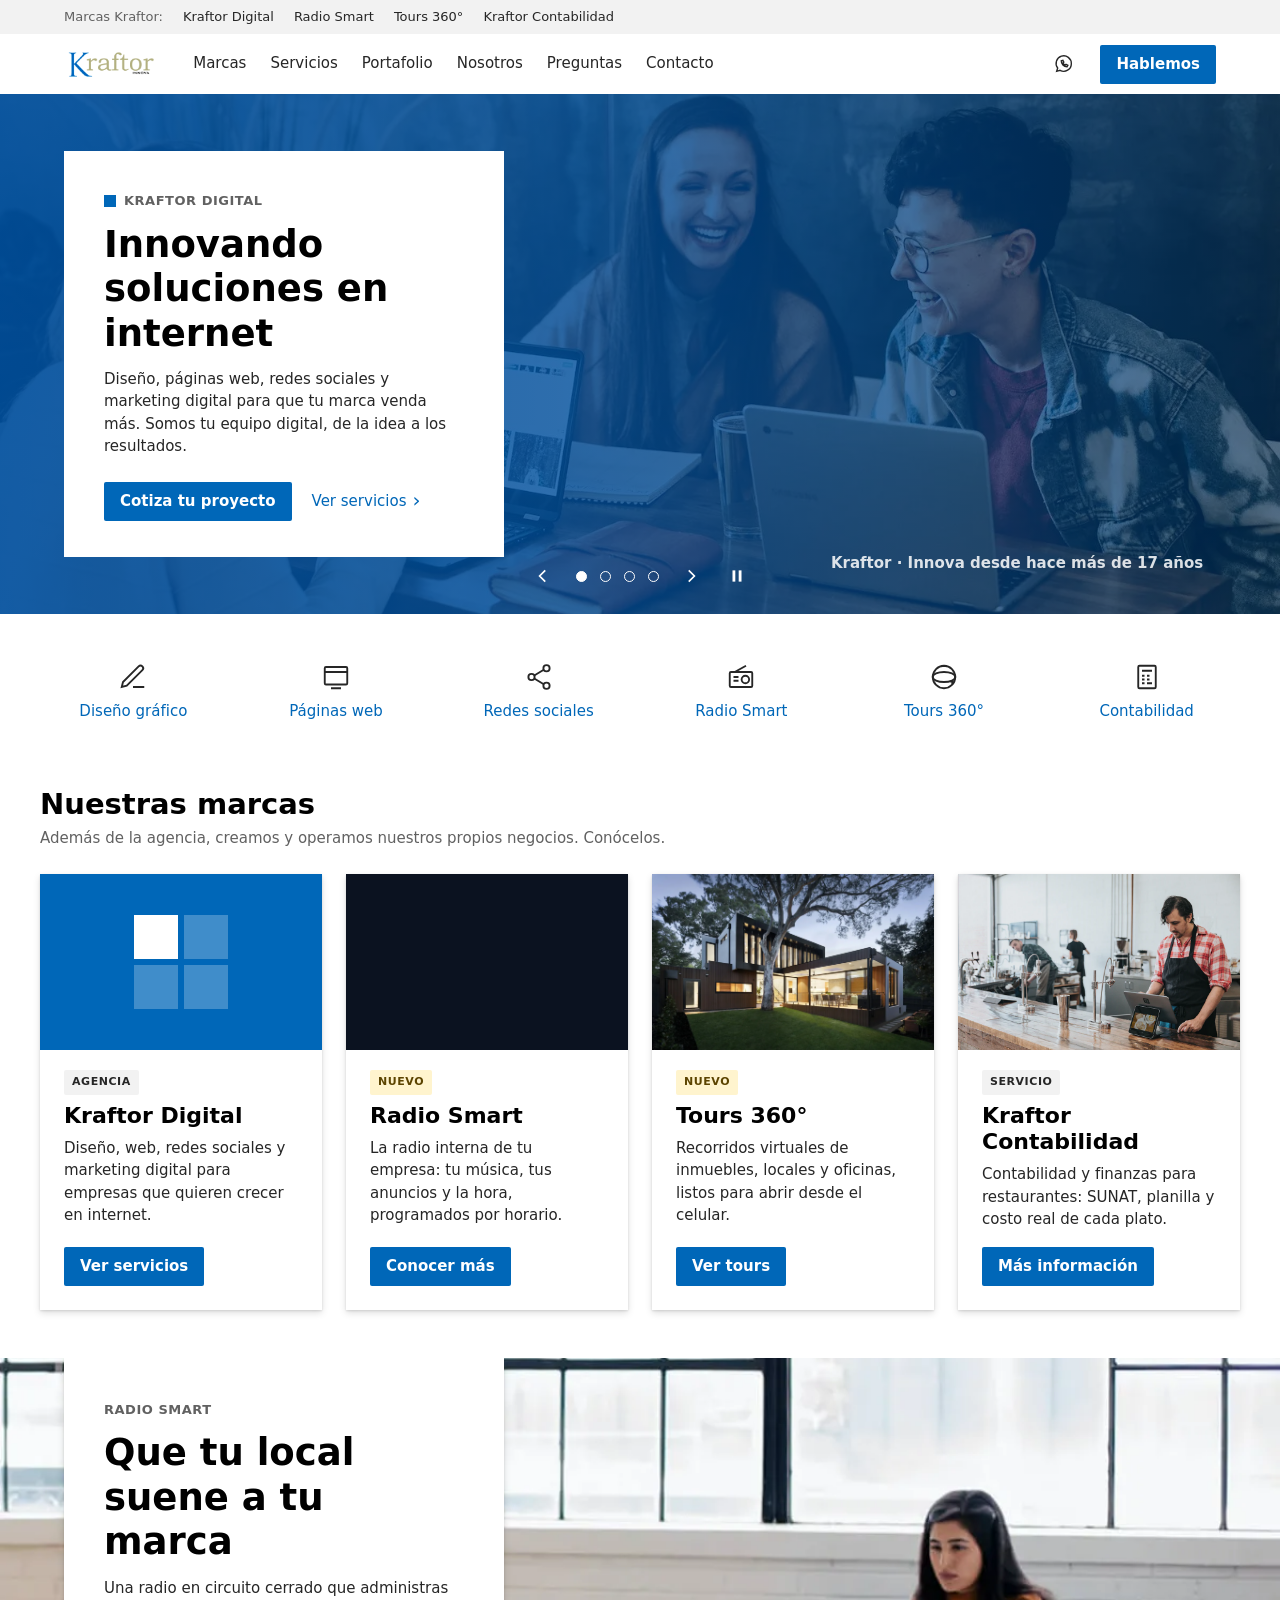
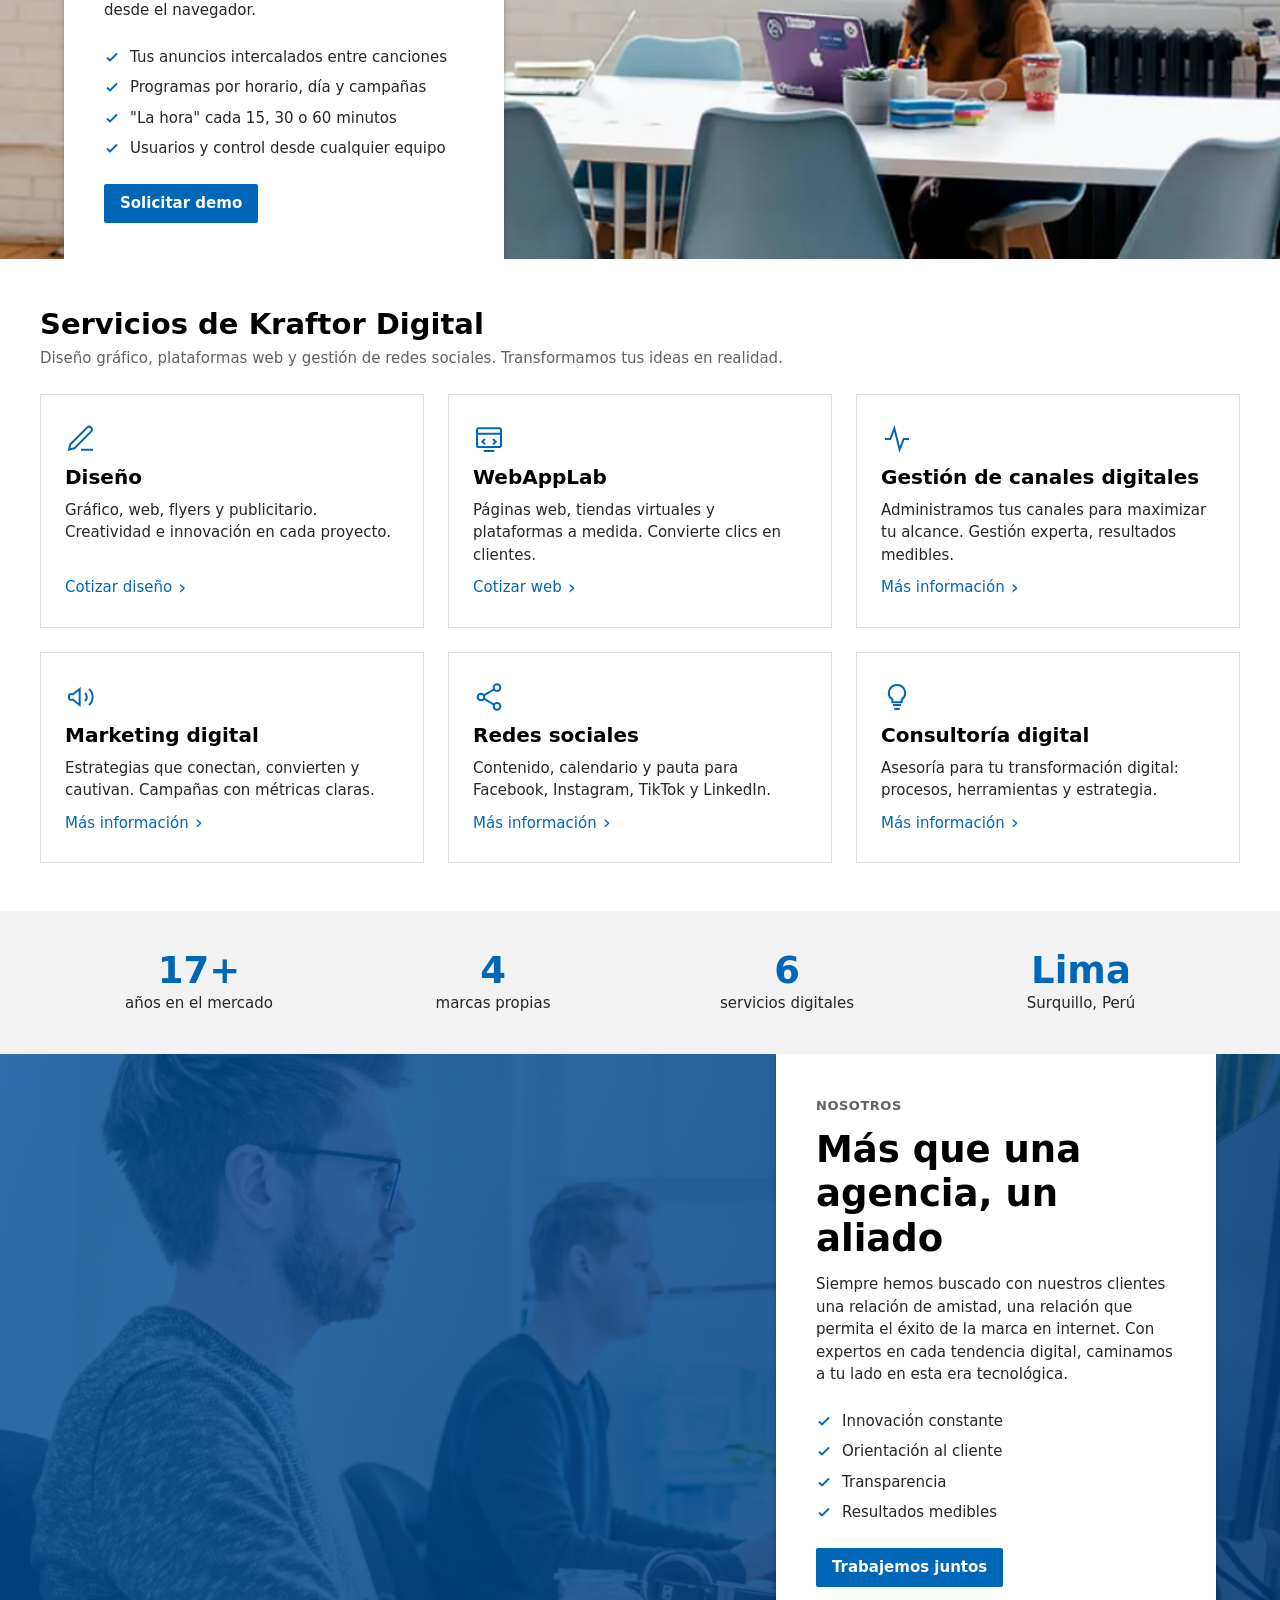
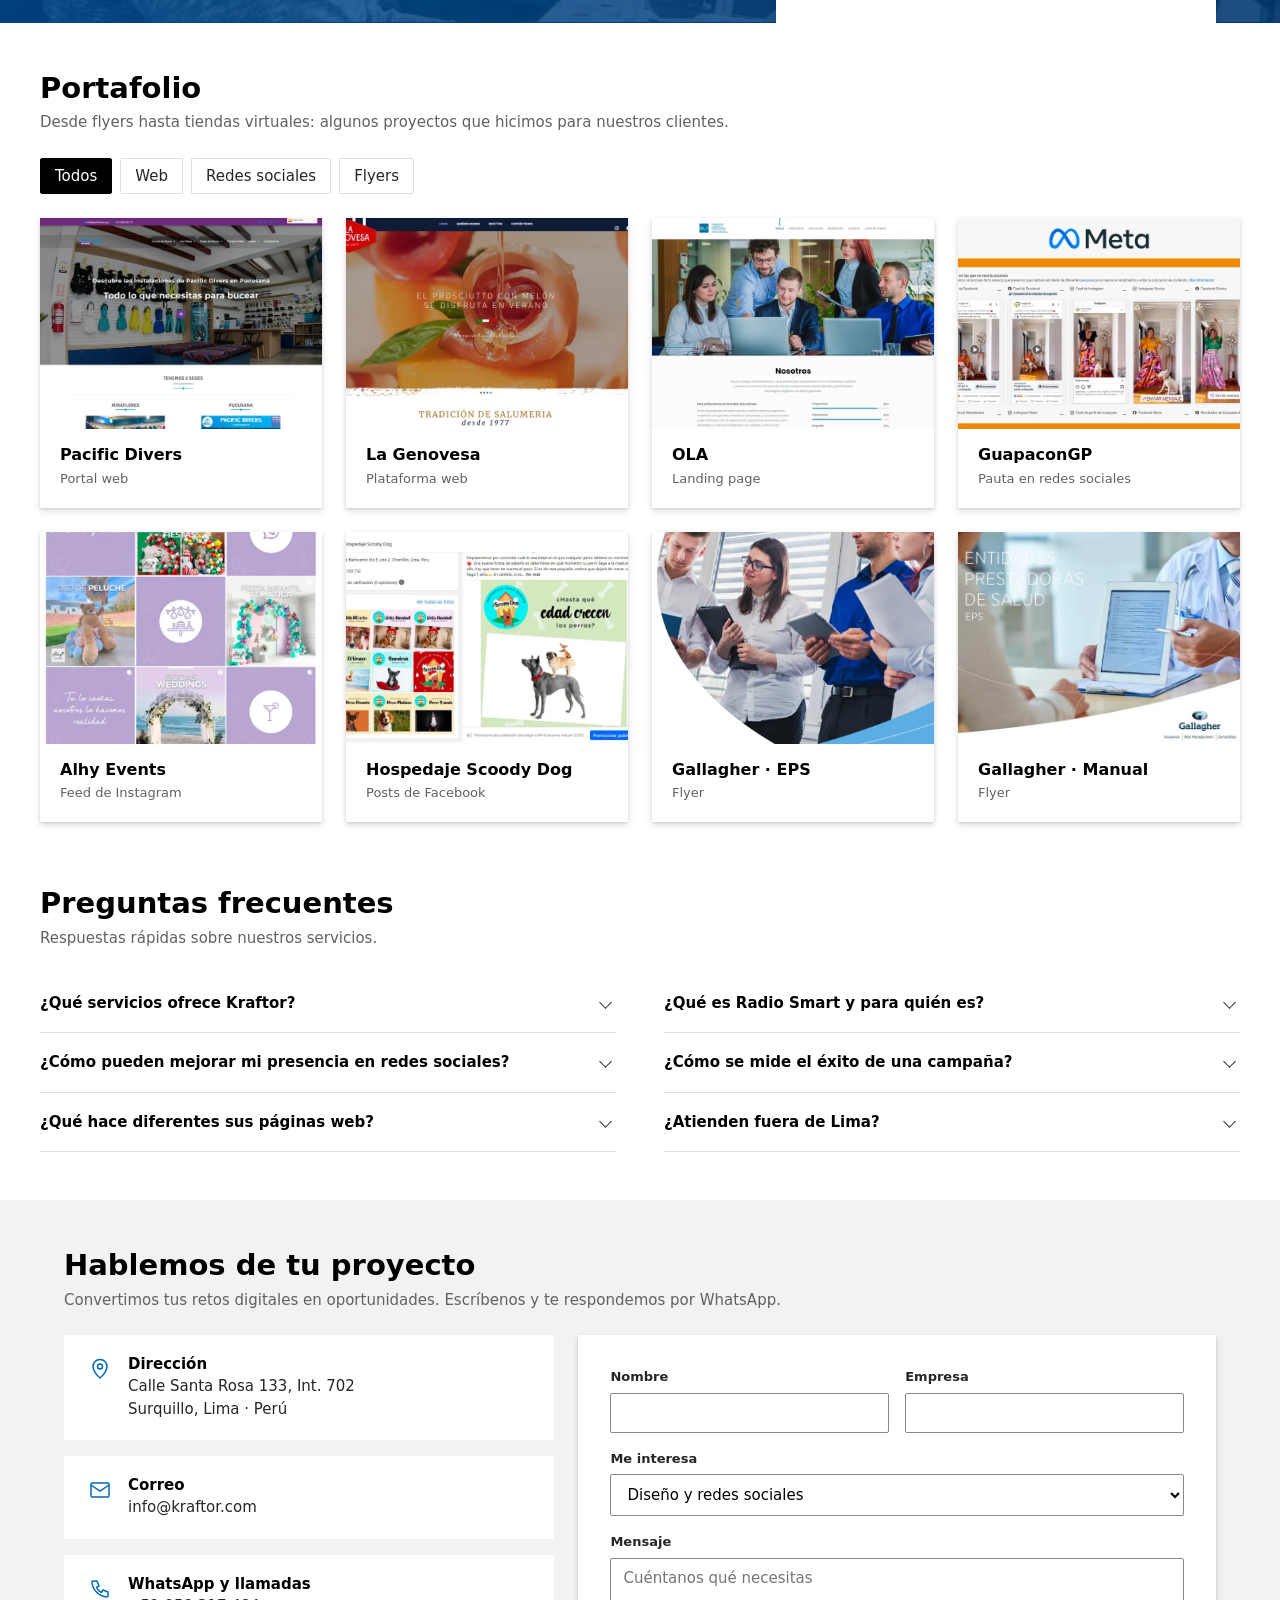
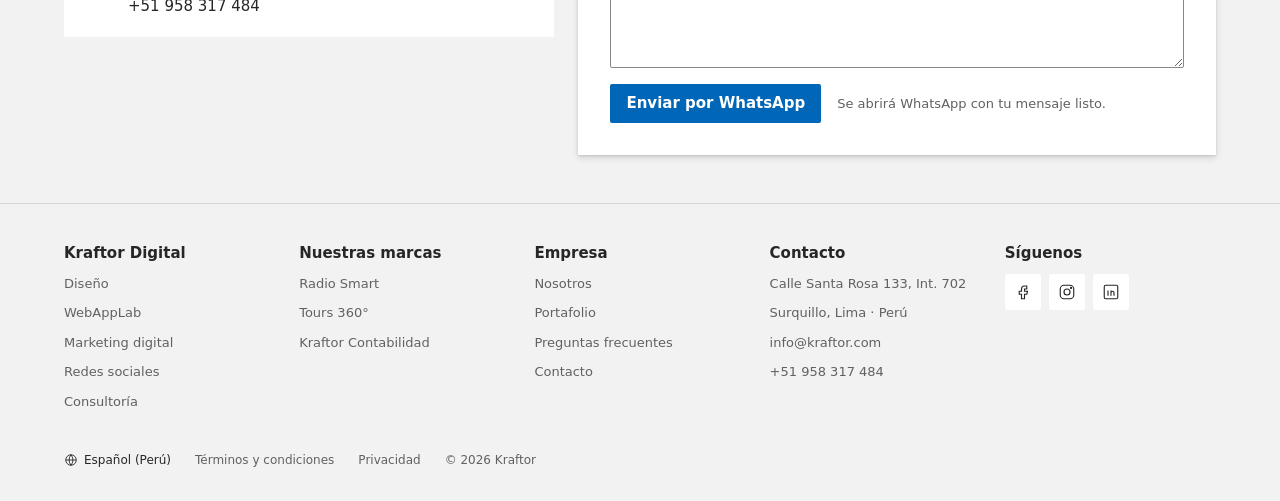
<file: index.html>
<!doctype html>
<html lang="es">
<head>
<meta charset="utf-8" />
<meta name="viewport" content="width=device-width, initial-scale=1" />
<title>Kraftor · Innovando soluciones en internet</title>
<meta name="description" content="Agencia digital en Lima: diseño, páginas web, redes sociales y marketing digital. Conoce también Radio Smart, Tours 360° y Kraftor Contabilidad." />
<meta property="og:title" content="Kraftor · Innovando soluciones en internet" />
<meta property="og:description" content="Diseño, páginas web, redes sociales y marketing digital. Y nuestras marcas: Radio Smart, Tours 360° y Kraftor Contabilidad." />
<meta property="og:type" content="website" />
<meta property="og:url" content="https://kraftor.com/" />
<meta property="og:image" content="https://kraftor.com/img/equipo-laptops-1600.webp" />
<link rel="canonical" href="https://kraftor.com/" />
<link rel="icon" href="img/favicon.png" />
<link rel="stylesheet" href="css/styles.css" />
<!-- Google Analytics (kraftor.com - GA4) -->
<script async src="https://www.googletagmanager.com/gtag/js?id=G-J3P5W90GJN"></script>
<script>window.dataLayer=window.dataLayer||[];function gtag(){dataLayer.push(arguments);}gtag('js',new Date());gtag('config','G-J3P5W90GJN');</script>
</head>
<body>

<!-- Banda de marcas (como la barra de Microsoft con sus productos) -->
<div class="marcas-bar">
  <div class="wrap">
    <span>Marcas Kraftor:</span>
    <a href="#marcas">Kraftor Digital</a>
    <a href="https://radiosmart.kraftor.com/" target="_blank" rel="noopener">Radio Smart</a>
    <a href="https://360.kraftor.com" target="_blank" rel="noopener">Tours 360°</a>
    <a href="https://contabilidad.kraftor.com" target="_blank" rel="noopener">Kraftor Contabilidad</a>
  </div>
</div>

<header class="nav" id="nav">
  <div class="wrap">
    <a class="logo" href="#inicio" aria-label="Kraftor, ir al inicio"><img src="img/logo_kraftor_280x100.png" alt="Kraftor Innova" width="95" height="34" /></a>
    <ul class="nav-links" id="menu">
      <li><a href="#marcas">Marcas</a></li>
      <li><a href="#servicios">Servicios</a></li>
      <li><a href="#portafolio">Portafolio</a></li>
      <li><a href="#nosotros">Nosotros</a></li>
      <li><a href="#preguntas">Preguntas</a></li>
      <li><a href="#contacto">Contacto</a></li>
    </ul>
    <div class="nav-der">
      <a class="icon-btn" data-wa href="#contacto" aria-label="Escríbenos por WhatsApp">
        <svg viewBox="0 0 24 24" fill="none" stroke="currentColor" stroke-width="1.5"><path d="M20 11.6a8.3 8.3 0 0 1-12.3 7.3L4 20l1.1-3.6A8.3 8.3 0 1 1 20 11.6Z"/><path d="M9 8.5c0 3.5 2.7 6.5 6.3 6.5l.9-1.6-2-1-.9.9c-1-.4-2-1.4-2.4-2.4l.9-.9-1-2L9 8.5Z"/></svg>
      </a>
      <a class="btn" href="#contacto">Hablemos</a>
      <button class="icon-btn menu-btn" id="menuBtn" aria-label="Abrir menú" aria-expanded="false" aria-controls="menu">
        <svg viewBox="0 0 24 24" fill="none" stroke="currentColor" stroke-width="1.5"><path d="M3 6h18M3 12h18M3 18h18"/></svg>
      </button>
    </div>
  </div>
</header>

<main id="inicio">

  <!-- ============ HERO CARRUSEL ============ -->
  <section class="hero" aria-roledescription="carrusel" aria-label="Destacados">
    <div class="slides" id="slides">

      <article class="slide activo fondo-kraftor" aria-roledescription="diapositiva" aria-label="1 de 4">
        <div class="slide-fondo" aria-hidden="true">
          <img src="img/equipo-laptops-1600.webp" alt="" style="object-position: 70% 40%" />
          <div class="velo-azul velo-hero"></div>
          <div class="claim">Kraftor · Innova desde hace más de 17 años</div>
        </div>
        <div class="wrap">
          <div class="tarjeta-hero">
            <span class="eyebrow"><i class="marca-cuadro" style="background:var(--azul)"></i>Kraftor Digital</span>
            <h1>Innovando soluciones en internet</h1>
            <p>Diseño, páginas web, redes sociales y marketing digital para que tu marca venda más. Somos tu equipo digital, de la idea a los resultados.</p>
            <div class="acciones">
              <a class="btn" href="#contacto">Cotiza tu proyecto</a>
              <a class="link" href="#servicios">Ver servicios</a>
            </div>
          </div>
        </div>
      </article>

      <article class="slide fondo-radio" aria-roledescription="diapositiva" aria-label="2 de 4">
        <div class="slide-fondo" aria-hidden="true">
          <span class="al-aire">AL AIRE</span>
          <div class="ecualizador"><i></i><i></i><i></i><i></i><i></i><i></i><i></i><i></i><i></i></div>
        </div>
        <div class="wrap">
          <div class="tarjeta-hero">
            <span class="eyebrow"><i class="marca-cuadro" style="background:#0b1220"></i>Radio Smart · Nuevo</span>
            <h2>Tu empresa, con su propia radio</h2>
            <p>Música, tus anuncios y la hora, en circuito cerrado. Ideal para tiendas, oficinas, restaurantes y centros comerciales.</p>
            <div class="acciones">
              <a class="btn" href="https://radiosmart.kraftor.com/" target="_blank" rel="noopener">Conoce Radio Smart</a>
              <a class="link" data-wa-texto="Hola, quiero una demo de Radio Smart" href="#contacto">Pedir demo</a>
            </div>
          </div>
        </div>
      </article>

      <article class="slide" style="--bg-slide:#1b2a3a; background:#1b2a3a" aria-roledescription="diapositiva" aria-label="3 de 4">
        <div class="slide-fondo lado" aria-hidden="true"><img src="img/tours-360-casa.webp" alt="" style="object-position: 55% 60%" loading="lazy" /></div>
        <div class="wrap">
          <div class="tarjeta-hero">
            <span class="eyebrow"><i class="marca-cuadro" style="background:#1b2a3a"></i>Tours 360° · Nuevo</span>
            <h2>Que recorran tu espacio antes de visitarlo</h2>
            <p>Fotografiamos tu inmueble, local u oficina en 360° y lo convertimos en un recorrido que tus clientes abren desde el celular.</p>
            <div class="acciones">
              <a class="btn" href="https://360.kraftor.com" target="_blank" rel="noopener">Ver Tours 360°</a>
              <a class="link" data-wa-texto="Hola, quiero cotizar un tour virtual 360°" href="#contacto">Cotizar mi tour</a>
            </div>
          </div>
        </div>
      </article>

      <article class="slide" style="--bg-slide:#2c2a26; background:#2c2a26" aria-roledescription="diapositiva" aria-label="4 de 4">
        <div class="slide-fondo lado" aria-hidden="true"><img src="img/conta-cocina-900.webp" alt="" loading="lazy" /></div>
        <div class="wrap">
          <div class="tarjeta-hero">
            <span class="eyebrow"><i class="marca-cuadro" style="background:#2f5d50"></i>Kraftor Contabilidad</span>
            <h2>Tú cuidas la cocina. Nosotros, los números.</h2>
            <p>Contabilidad, SUNAT, planilla y costeo de platos para restaurantes y negocios gastronómicos.</p>
            <div class="acciones">
              <a class="btn" href="https://contabilidad.kraftor.com" target="_blank" rel="noopener">Más información</a>
            </div>
          </div>
        </div>
      </article>
    </div>

    <div class="hero-ctrl">
      <button id="prev" aria-label="Anterior"><svg viewBox="0 0 16 16" fill="none" stroke="currentColor" stroke-width="1.5"><path d="M10 3 5 8l5 5"/></svg></button>
      <div id="puntos" style="display:flex"></div>
      <button id="next" aria-label="Siguiente"><svg viewBox="0 0 16 16" fill="none" stroke="currentColor" stroke-width="1.5"><path d="m6 3 5 5-5 5"/></svg></button>
      <button id="pausa" aria-label="Pausar"><svg viewBox="0 0 16 16" fill="currentColor"><rect x="4" y="3" width="2.5" height="10"/><rect x="9.5" y="3" width="2.5" height="10"/></svg></button>
    </div>
  </section>

  <!-- ============ FILA DE ÍCONOS ============ -->
  <nav class="iconos wrap" aria-label="Accesos rápidos">
    <ul>
      <li><a href="#servicios"><svg viewBox="0 0 24 24" fill="none" stroke="currentColor" stroke-width="1.5"><path d="M12 20h9M16.5 3.5a2.1 2.1 0 0 1 3 3L7 19l-4 1 1-4Z"/></svg>Diseño gráfico</a></li>
      <li><a href="#servicios"><svg viewBox="0 0 24 24" fill="none" stroke="currentColor" stroke-width="1.5"><rect x="3" y="4" width="18" height="14" rx="1"/><path d="M3 8h18M8 21h8"/></svg>Páginas web</a></li>
      <li><a href="#servicios"><svg viewBox="0 0 24 24" fill="none" stroke="currentColor" stroke-width="1.5"><circle cx="18" cy="5" r="2.5"/><circle cx="6" cy="12" r="2.5"/><circle cx="18" cy="19" r="2.5"/><path d="m8.2 10.8 7.6-4.6M8.2 13.2l7.6 4.6"/></svg>Redes sociales</a></li>
      <li><a href="https://radiosmart.kraftor.com/" target="_blank" rel="noopener"><svg viewBox="0 0 24 24" fill="none" stroke="currentColor" stroke-width="1.5"><rect x="3" y="8" width="18" height="12" rx="1"/><path d="m7 8 9-5"/><circle cx="15.5" cy="14" r="3"/><path d="M6 12h4M6 15h4"/></svg>Radio Smart</a></li>
      <li><a href="https://360.kraftor.com" target="_blank" rel="noopener"><svg viewBox="0 0 24 24" fill="none" stroke="currentColor" stroke-width="1.5"><ellipse cx="12" cy="12" rx="9" ry="4"/><path d="M12 3a9 9 0 0 1 0 18M12 3a9 9 0 0 0 0 18"/><path d="m17 15.5 2 .5-.5 2"/></svg>Tours 360°</a></li>
      <li><a href="https://contabilidad.kraftor.com" target="_blank" rel="noopener"><svg viewBox="0 0 24 24" fill="none" stroke="currentColor" stroke-width="1.5"><rect x="5" y="3" width="14" height="18" rx="1"/><path d="M8 7h8M8 11h2M12 11h2M8 14h2M12 14h2M8 17h2M12 17h4"/></svg>Contabilidad</a></li>
    </ul>
  </nav>

  <!-- ============ MARCAS (grilla de 4) ============ -->
  <section class="seccion wrap" id="marcas">
    <div class="sec-head">
      <h2>Nuestras marcas</h2>
      <p>Además de la agencia, creamos y operamos nuestros propios negocios. Conócelos.</p>
    </div>
    <div class="grid-4">
      <article class="card">
        <div class="card-img"><div class="ilus ilus-digital"><div class="cuad"><i></i><i></i><i></i><i></i></div></div></div>
        <div class="card-body">
          <span class="tag">Agencia</span>
          <h3>Kraftor Digital</h3>
          <p>Diseño, web, redes sociales y marketing digital para empresas que quieren crecer en internet.</p>
          <a class="btn" href="#servicios">Ver servicios</a>
        </div>
      </article>
      <article class="card">
        <div class="card-img"><div class="ilus ilus-radio"><div class="mini-eq"><i></i><i></i><i></i><i></i><i></i><i></i><i></i></div></div></div>
        <div class="card-body">
          <span class="tag nuevo">Nuevo</span>
          <h3>Radio Smart</h3>
          <p>La radio interna de tu empresa: tu música, tus anuncios y la hora, programados por horario.</p>
          <a class="btn" href="https://radiosmart.kraftor.com/" target="_blank" rel="noopener">Conocer más</a>
        </div>
      </article>
      <article class="card">
        <div class="card-img"><img src="img/tours-360-casa.webp" alt="Casa moderna iluminada al anochecer" loading="lazy" /></div>
        <div class="card-body">
          <span class="tag nuevo">Nuevo</span>
          <h3>Tours 360°</h3>
          <p>Recorridos virtuales de inmuebles, locales y oficinas, listos para abrir desde el celular.</p>
          <a class="btn" href="https://360.kraftor.com" target="_blank" rel="noopener">Ver tours</a>
        </div>
      </article>
      <article class="card">
        <div class="card-img"><img src="img/conta-cuentas-900.webp" alt="Dueño de restaurante revisando sus cuentas" loading="lazy" /></div>
        <div class="card-body">
          <span class="tag">Servicio</span>
          <h3>Kraftor Contabilidad</h3>
          <p>Contabilidad y finanzas para restaurantes: SUNAT, planilla y costo real de cada plato.</p>
          <a class="btn" href="https://contabilidad.kraftor.com" target="_blank" rel="noopener">Más información</a>
        </div>
      </article>
    </div>
  </section>

  <!-- ============ BANDA: RADIO SMART ============ -->
  <section class="banda" id="radio-smart">
    <img src="img/equipo-1200.webp" alt="" loading="lazy" />
    <div class="wrap">
      <div class="tarjeta-hero">
        <span class="eyebrow">Radio Smart</span>
        <h2>Que tu local suene a tu marca</h2>
        <p>Una radio en circuito cerrado que administras desde el navegador.</p>
        <ul class="lista-check">
          <li>Tus anuncios intercalados entre canciones</li>
          <li>Programas por horario, día y campañas</li>
          <li>"La hora" cada 15, 30 o 60 minutos</li>
          <li>Usuarios y control desde cualquier equipo</li>
        </ul>
        <a class="btn" data-wa-texto="Hola, quiero una demo de Radio Smart" href="#contacto">Solicitar demo</a>
      </div>
    </div>
  </section>

  <!-- ============ SERVICIOS ============ -->
  <section class="seccion wrap" id="servicios">
    <div class="sec-head">
      <h2>Servicios de Kraftor Digital</h2>
      <p>Diseño gráfico, plataformas web y gestión de redes sociales. Transformamos tus ideas en realidad.</p>
    </div>
    <div class="grid-3">
      <div class="servicio">
        <svg viewBox="0 0 24 24" fill="none" stroke="currentColor" stroke-width="1.5"><path d="M12 20h9M16.5 3.5a2.1 2.1 0 0 1 3 3L7 19l-4 1 1-4Z"/></svg>
        <h3>Diseño</h3>
        <p>Gráfico, web, flyers y publicitario. Creatividad e innovación en cada proyecto.</p>
        <a class="link" href="#contacto">Cotizar diseño</a>
      </div>
      <div class="servicio">
        <svg viewBox="0 0 24 24" fill="none" stroke="currentColor" stroke-width="1.5"><rect x="3" y="4" width="18" height="14" rx="1"/><path d="M3 8h18M8 21h8M9 12l-2 2 2 2M15 12l2 2-2 2"/></svg>
        <h3>WebAppLab</h3>
        <p>Páginas web, tiendas virtuales y plataformas a medida. Convierte clics en clientes.</p>
        <a class="link" href="#contacto">Cotizar web</a>
      </div>
      <div class="servicio">
        <svg viewBox="0 0 24 24" fill="none" stroke="currentColor" stroke-width="1.5"><path d="M3 12h4l3-8 4 16 3-8h4"/></svg>
        <h3>Gestión de canales digitales</h3>
        <p>Administramos tus canales para maximizar tu alcance. Gestión experta, resultados medibles.</p>
        <a class="link" href="#contacto">Más información</a>
      </div>
      <div class="servicio">
        <svg viewBox="0 0 24 24" fill="none" stroke="currentColor" stroke-width="1.5"><path d="M3 11v2a1 1 0 0 0 1 1h2l5 4V6L6 10H4a1 1 0 0 0-1 1ZM15 9a4 4 0 0 1 0 6M18 6a8 8 0 0 1 0 12"/></svg>
        <h3>Marketing digital</h3>
        <p>Estrategias que conectan, convierten y cautivan. Campañas con métricas claras.</p>
        <a class="link" href="#contacto">Más información</a>
      </div>
      <div class="servicio">
        <svg viewBox="0 0 24 24" fill="none" stroke="currentColor" stroke-width="1.5"><circle cx="18" cy="5" r="2.5"/><circle cx="6" cy="12" r="2.5"/><circle cx="18" cy="19" r="2.5"/><path d="m8.2 10.8 7.6-4.6M8.2 13.2l7.6 4.6"/></svg>
        <h3>Redes sociales</h3>
        <p>Contenido, calendario y pauta para Facebook, Instagram, TikTok y LinkedIn.</p>
        <a class="link" href="#contacto">Más información</a>
      </div>
      <div class="servicio">
        <svg viewBox="0 0 24 24" fill="none" stroke="currentColor" stroke-width="1.5"><path d="M9 18h6M10 21h4M12 3a6 6 0 0 0-3.5 10.9V16h7v-2.1A6 6 0 0 0 12 3Z"/></svg>
        <h3>Consultoría digital</h3>
        <p>Asesoría para tu transformación digital: procesos, herramientas y estrategia.</p>
        <a class="link" href="#contacto">Más información</a>
      </div>
    </div>
  </section>

  <!-- ============ CIFRAS ============ -->
  <section class="cifras" id="nosotros" aria-label="Kraftor en cifras">
    <div class="wrap">
      <ul>
        <li><strong>17+</strong><span>años en el mercado</span></li>
        <li><strong>4</strong><span>marcas propias</span></li>
        <li><strong>6</strong><span>servicios digitales</span></li>
        <li><strong>Lima</strong><span>Surquillo, Perú</span></li>
      </ul>
    </div>
  </section>

  <!-- ============ BANDA: NOSOTROS ============ -->
  <section class="banda der" style="background:var(--azul-hero-2)">
    <img class="espejo" src="img/nosotros-oficina-1600.webp" alt="" loading="lazy" />
    <div class="velo-azul" aria-hidden="true"></div>
    <div class="wrap">
      <div class="tarjeta-hero">
        <span class="eyebrow">Nosotros</span>
        <h2>Más que una agencia, un aliado</h2>
        <p>Siempre hemos buscado con nuestros clientes una relación de amistad, una relación que permita el éxito de la marca en internet. Con expertos en cada tendencia digital, caminamos a tu lado en esta era tecnológica.</p>
        <ul class="lista-check">
          <li>Innovación constante</li>
          <li>Orientación al cliente</li>
          <li>Transparencia</li>
          <li>Resultados medibles</li>
        </ul>
        <a class="btn" href="#contacto">Trabajemos juntos</a>
      </div>
    </div>
  </section>

  <!-- ============ PORTAFOLIO ============ -->
  <section class="seccion wrap" id="portafolio">
    <div class="sec-head">
      <h2>Portafolio</h2>
      <p>Desde flyers hasta tiendas virtuales: algunos proyectos que hicimos para nuestros clientes.</p>
    </div>
    <div class="filtros" role="group" aria-label="Filtrar portafolio">
      <button aria-pressed="true" data-f="*">Todos</button>
      <button aria-pressed="false" data-f="web">Web</button>
      <button aria-pressed="false" data-f="redes">Redes sociales</button>
      <button aria-pressed="false" data-f="flyer">Flyers</button>
    </div>
    <div class="grid-4 port" id="port">
      <article class="card" data-cat="web"><div class="card-img"><img src="img/portafolio/p4.webp" alt="Sitio web de Pacific Divers" loading="lazy" /></div><div class="card-body"><h3>Pacific Divers</h3><span class="cat">Portal web</span></div></article>
      <article class="card" data-cat="web"><div class="card-img"><img src="img/portafolio/p7.webp" alt="Plataforma web de La Genovesa" loading="lazy" /></div><div class="card-body"><h3>La Genovesa</h3><span class="cat">Plataforma web</span></div></article>
      <article class="card" data-cat="web"><div class="card-img"><img src="img/portafolio/p8.webp" alt="Landing page de OLA" loading="lazy" /></div><div class="card-body"><h3>OLA</h3><span class="cat">Landing page</span></div></article>
      <article class="card" data-cat="redes"><div class="card-img"><img src="img/portafolio/p2.webp" alt="Pauta publicitaria GuapaconGP" loading="lazy" /></div><div class="card-body"><h3>GuapaconGP</h3><span class="cat">Pauta en redes sociales</span></div></article>
      <article class="card" data-cat="redes"><div class="card-img"><img src="img/portafolio/p5.webp" alt="Feed de Instagram de Alhy Events" loading="lazy" /></div><div class="card-body"><h3>Alhy Events</h3><span class="cat">Feed de Instagram</span></div></article>
      <article class="card" data-cat="redes"><div class="card-img"><img src="img/portafolio/p9.webp" alt="Posts de Facebook de Hospedaje Scoody Dog" loading="lazy" /></div><div class="card-body"><h3>Hospedaje Scoody Dog</h3><span class="cat">Posts de Facebook</span></div></article>
      <article class="card" data-cat="flyer"><div class="card-img"><img src="img/portafolio/p1.webp" alt="Flyer EPS para Gallagher" loading="lazy" /></div><div class="card-body"><h3>Gallagher · EPS</h3><span class="cat">Flyer</span></div></article>
      <article class="card" data-cat="flyer"><div class="card-img"><img src="img/portafolio/p3.webp" alt="Manual de entidades EPS para Gallagher" loading="lazy" /></div><div class="card-body"><h3>Gallagher · Manual</h3><span class="cat">Flyer</span></div></article>
    </div>
  </section>

  <!-- ============ PREGUNTAS ============ -->
  <section class="seccion wrap" id="preguntas" style="padding-top:16px">
    <div class="sec-head">
      <h2>Preguntas frecuentes</h2>
      <p>Respuestas rápidas sobre nuestros servicios.</p>
    </div>
    <div class="faq">
      <div>
        <details><summary>¿Qué servicios ofrece Kraftor?</summary><p>Diseño gráfico y web, desarrollo de páginas y plataformas, gestión de redes sociales, marketing digital y consultoría digital. Además tenemos marcas propias: Radio Smart, Tours 360° y Kraftor Contabilidad.</p></details>
        <details><summary>¿Cómo pueden mejorar mi presencia en redes sociales?</summary><p>Creamos una estrategia a tu medida: calendario de contenidos, diseño de piezas, pauta publicitaria y reportes para medir el engagement y las ventas.</p></details>
        <details><summary>¿Qué hace diferentes sus páginas web?</summary><p>Sitios rápidos, atractivos y pensados para buscadores y celulares, con una experiencia de usuario clara para que tus visitas se conviertan en clientes.</p></details>
      </div>
      <div>
        <details><summary>¿Qué es Radio Smart y para quién es?</summary><p>Es la radio interna de tu empresa: música, anuncios propios y la hora, en circuito cerrado. Pensada para tiendas, oficinas, restaurantes y locales con público.</p></details>
        <details><summary>¿Cómo se mide el éxito de una campaña?</summary><p>Con métricas y análisis de datos: alcance, interacción, clics, mensajes y ventas. Ajustamos la estrategia para buscar el mejor retorno de inversión.</p></details>
        <details><summary>¿Atienden fuera de Lima?</summary><p>Sí. Estamos en Surquillo, Lima, y trabajamos de forma remota con clientes de todo el Perú.</p></details>
      </div>
    </div>
  </section>

  <!-- ============ CONTACTO ============ -->
  <section class="seccion contacto" id="contacto">
    <div class="wrap">
      <div class="sec-head">
        <h2>Hablemos de tu proyecto</h2>
        <p>Convertimos tus retos digitales en oportunidades. Escríbenos y te respondemos por WhatsApp.</p>
      </div>
      <div class="contacto-grid">
        <div class="datos">
          <div class="dato">
            <svg viewBox="0 0 24 24" fill="none" stroke="currentColor" stroke-width="1.5"><path d="M12 21s7-6.2 7-11.5a7 7 0 1 0-14 0C5 14.8 12 21 12 21Z"/><circle cx="12" cy="9.5" r="2.5"/></svg>
            <div><h3>Dirección</h3><p>Calle Santa Rosa 133, Int. 702<br />Surquillo, Lima · Perú</p></div>
          </div>
          <div class="dato">
            <svg viewBox="0 0 24 24" fill="none" stroke="currentColor" stroke-width="1.5"><rect x="3" y="5" width="18" height="14" rx="1"/><path d="m3 7 9 6 9-6"/></svg>
            <div><h3>Correo</h3><a data-correo href="mailto:info@kraftor.com">info@kraftor.com</a></div>
          </div>
          <div class="dato">
            <svg viewBox="0 0 24 24" fill="none" stroke="currentColor" stroke-width="1.5"><path d="M5 4h4l2 5-2.5 1.5a11 11 0 0 0 5 5L15 13l5 2v4a1 1 0 0 1-1 1A16 16 0 0 1 4 5a1 1 0 0 1 1-1Z"/></svg>
            <div><h3>WhatsApp y llamadas</h3><a data-wa href="#contacto">+51 958 317 484</a></div>
          </div>
        </div>
        <form class="form" id="form" novalidate>
          <label>Nombre<input name="nombre" required autocomplete="name" /></label>
          <label>Empresa<input name="empresa" autocomplete="organization" /></label>
          <label class="full">Me interesa
            <select name="interes">
              <option>Diseño y redes sociales</option>
              <option>Página web o tienda virtual</option>
              <option>Marketing digital</option>
              <option>Radio Smart</option>
              <option>Tours 360°</option>
              <option>Kraftor Contabilidad</option>
              <option>Otro</option>
            </select>
          </label>
          <label class="full">Mensaje<textarea name="mensaje" required placeholder="Cuéntanos qué necesitas"></textarea></label>
          <div class="full" style="display:flex;gap:16px;align-items:center;flex-wrap:wrap">
            <button class="btn" type="submit">Enviar por WhatsApp</button>
            <span class="nota">Se abrirá WhatsApp con tu mensaje listo.</span>
          </div>
        </form>
      </div>
    </div>
  </section>
</main>

<!-- ============ PIE ============ -->
<footer class="pie">
  <div class="wrap">
    <div class="pie-cols">
      <div>
        <h4>Kraftor Digital</h4>
        <ul><li><a href="#servicios">Diseño</a></li><li><a href="#servicios">WebAppLab</a></li><li><a href="#servicios">Marketing digital</a></li><li><a href="#servicios">Redes sociales</a></li><li><a href="#servicios">Consultoría</a></li></ul>
      </div>
      <div>
        <h4>Nuestras marcas</h4>
        <ul><li><a href="https://radiosmart.kraftor.com/" target="_blank" rel="noopener">Radio Smart</a></li><li><a href="https://360.kraftor.com" target="_blank" rel="noopener">Tours 360°</a></li><li><a href="https://contabilidad.kraftor.com" target="_blank" rel="noopener">Kraftor Contabilidad</a></li></ul>
      </div>
      <div>
        <h4>Empresa</h4>
        <ul><li><a href="#nosotros">Nosotros</a></li><li><a href="#portafolio">Portafolio</a></li><li><a href="#preguntas">Preguntas frecuentes</a></li><li><a href="#contacto">Contacto</a></li></ul>
      </div>
      <div>
        <h4>Contacto</h4>
        <ul><li>Calle Santa Rosa 133, Int. 702</li><li>Surquillo, Lima · Perú</li><li><a data-correo href="mailto:info@kraftor.com">info@kraftor.com</a></li><li><a data-wa href="#contacto">+51 958 317 484</a></li></ul>
      </div>
      <div>
        <h4>Síguenos</h4>
        <div class="redes" id="redes"></div>
      </div>
    </div>
    <div class="pie-legal">
      <span class="idioma"><svg width="14" height="14" viewBox="0 0 24 24" fill="none" stroke="currentColor" stroke-width="1.5"><circle cx="12" cy="12" r="9"/><path d="M3 12h18M12 3a14 14 0 0 1 0 18M12 3a14 14 0 0 0 0 18"/></svg>Español (Perú)</span>
      <a href="#">Términos y condiciones</a>
      <a href="#">Privacidad</a>
      <span>© <span id="anio">2026</span> Kraftor</span>
    </div>
  </div>
</footer>

<button class="arriba" id="arriba" aria-label="Volver al principio"><svg viewBox="0 0 16 16" fill="none" stroke="currentColor" stroke-width="1.5"><path d="M8 13V3M3.5 7.5 8 3l4.5 4.5"/></svg>Volver al principio</button>

<script src="js/main.js"></script>
</body>
</html>
</file>
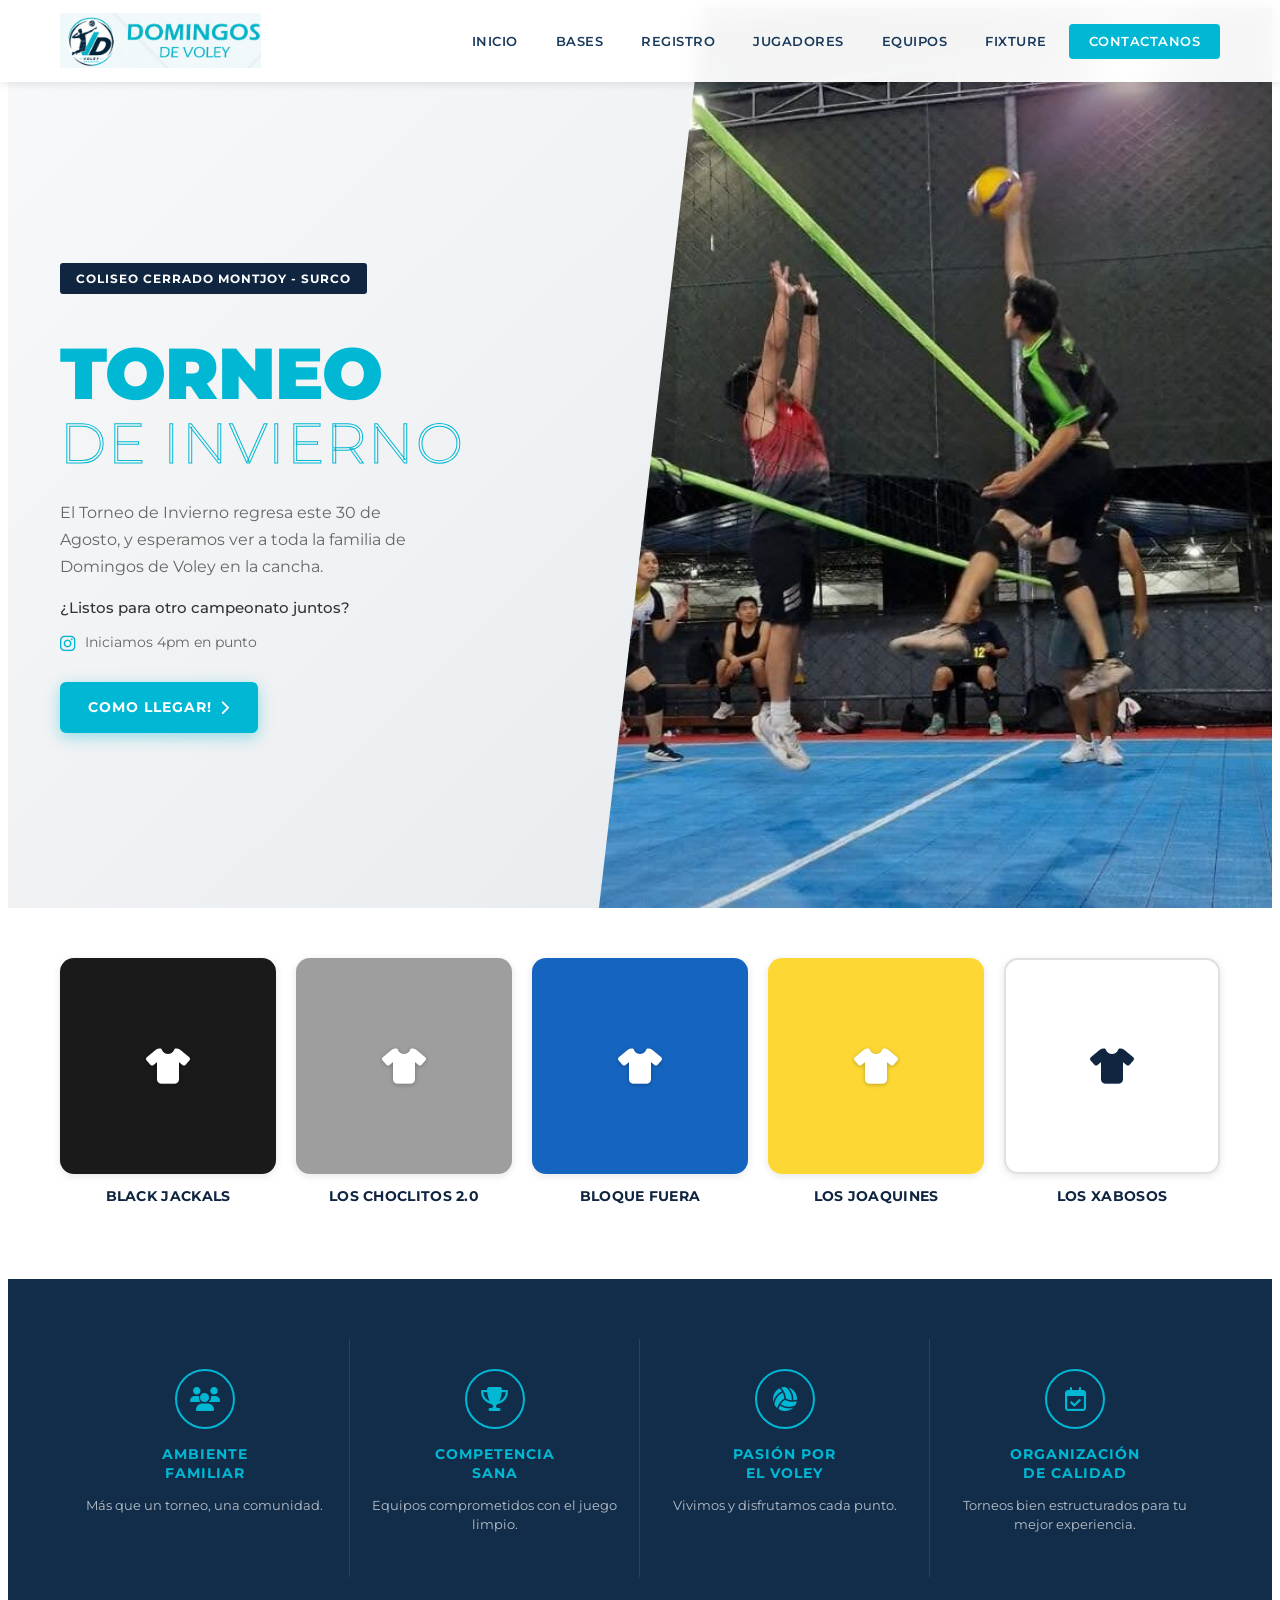
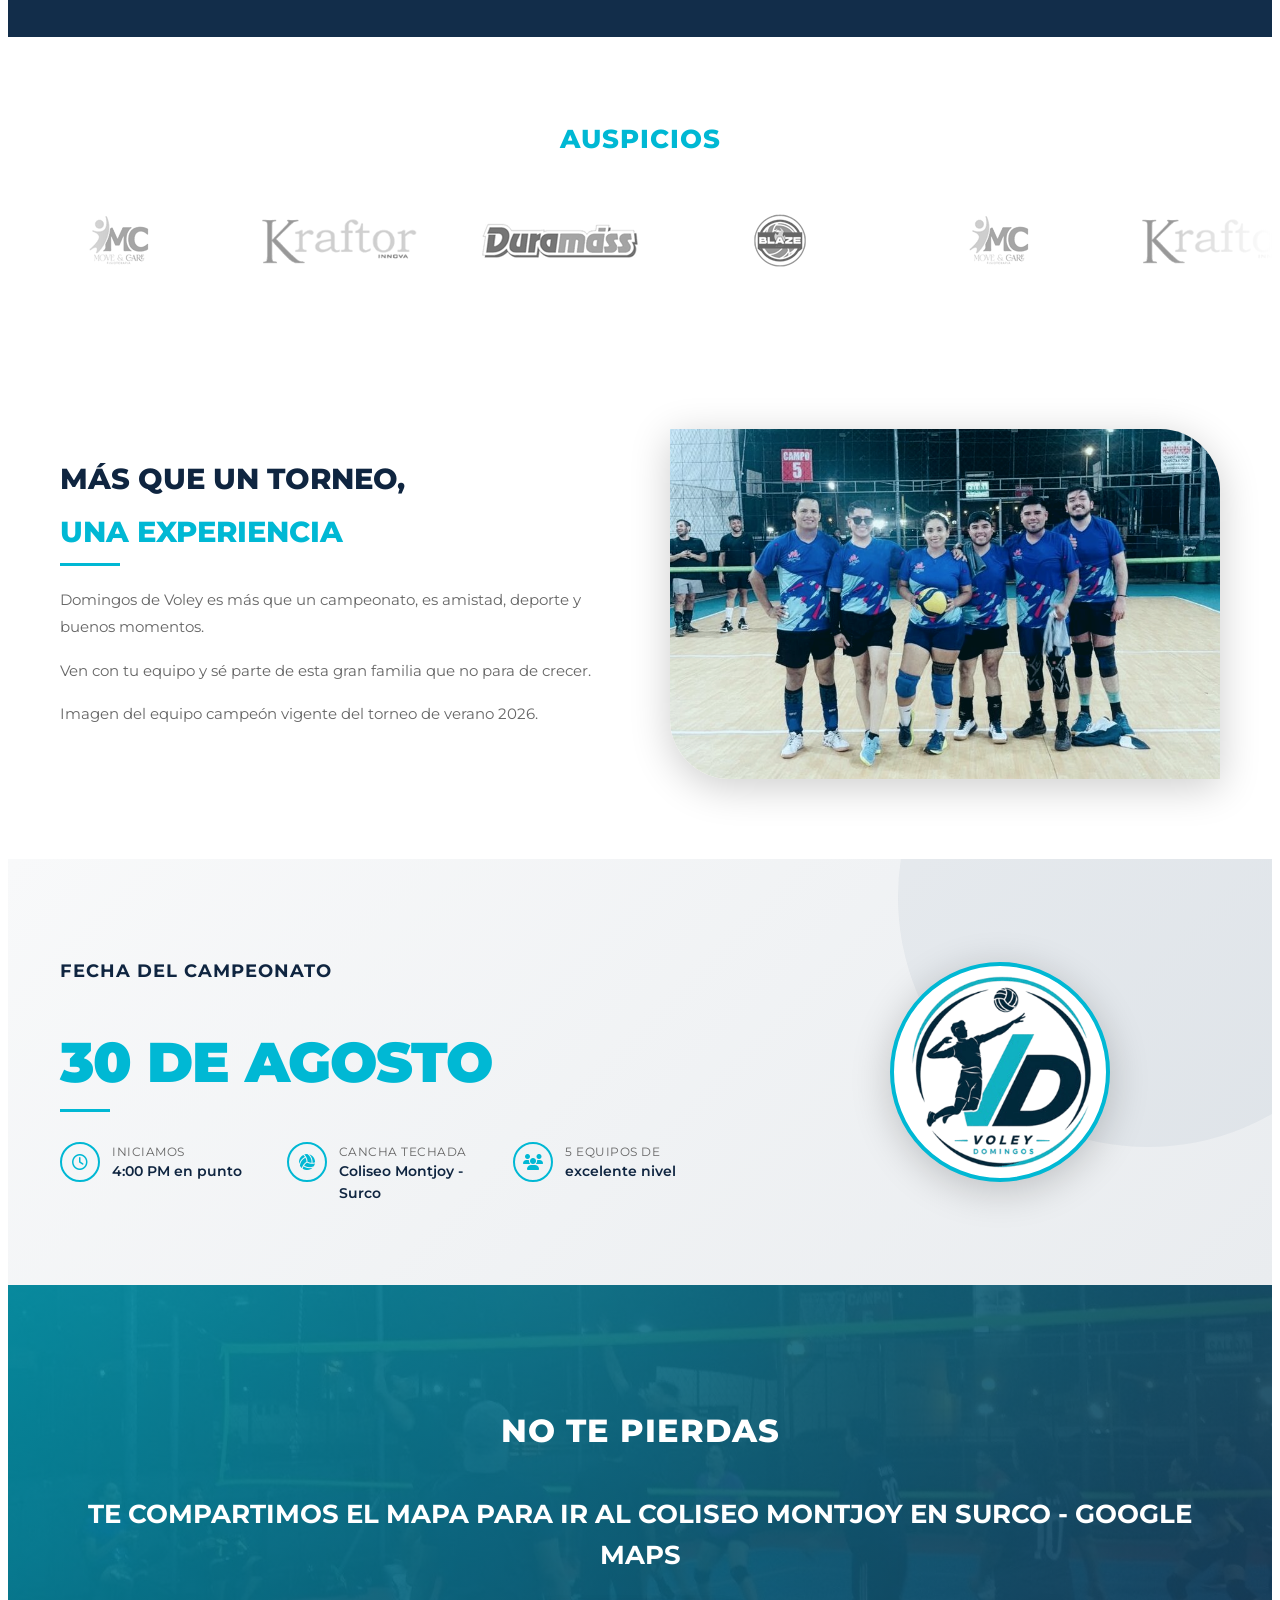
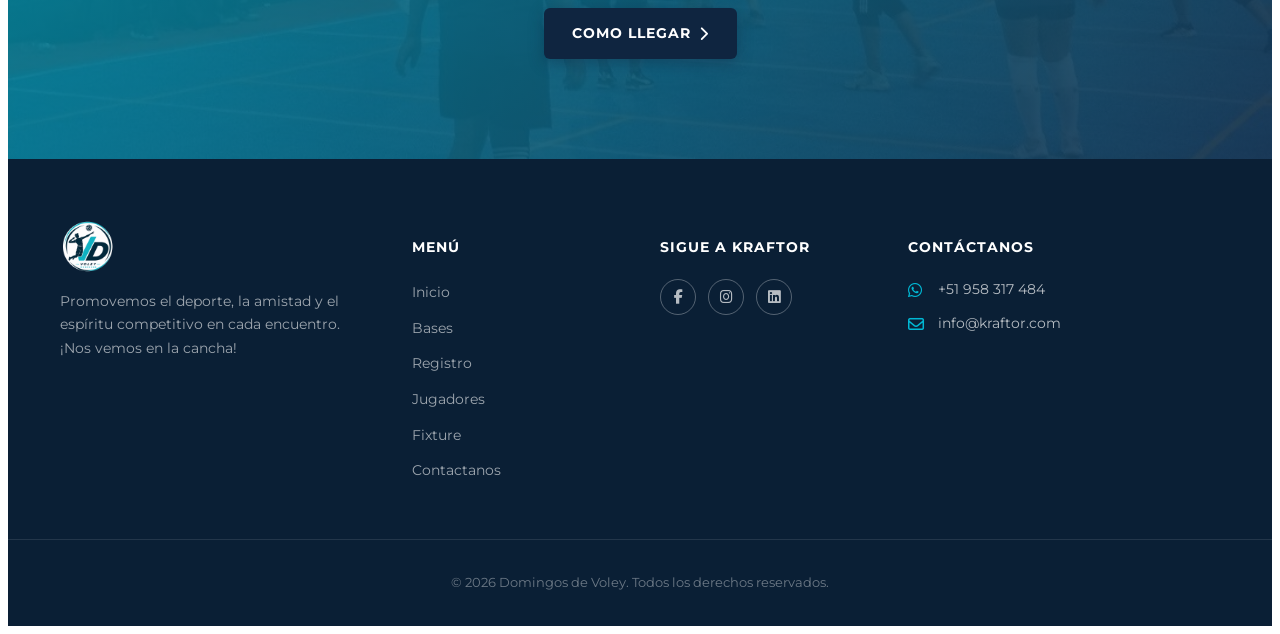
<file: voley/index.html>
<!DOCTYPE html>
<html lang="es">
<head>
    <meta charset="UTF-8">
    <meta name="viewport" content="width=device-width, initial-scale=1.0">
    <title>Domingos de Voley - Torneo de Invierno 2026</title>
    <link rel="stylesheet" href="styles.css">
    <link href="https://fonts.googleapis.com/css2?family=Montserrat:wght@300;400;500;600;700;800;900&display=swap" rel="stylesheet">
    <link rel="stylesheet" href="https://cdnjs.cloudflare.com/ajax/libs/font-awesome/6.5.1/css/all.min.css">
    <link rel="icon" href="images/favicon.png" type="image/x-icon">
<!-- Google Analytics (kraftor.com - GA4) -->
<script async src="https://www.googletagmanager.com/gtag/js?id=G-J3P5W90GJN"></script>
<script>window.dataLayer=window.dataLayer||[];function gtag(){dataLayer.push(arguments);}gtag('js',new Date());gtag('config','G-J3P5W90GJN');</script>
</head>
<body>
    <!-- Navbar -->
    <nav class="navbar">
        <div class="container nav-container">
            <a href="https://kraftor.com/voley/" class="logo">
                <img src="images/logo.png" alt="Domingos de Voley Logo">
            </a>
            <button class="nav-toggle" id="navToggle" aria-label="Abrir menu">
                <i class="fas fa-bars"></i>
            </button>
            <ul class="nav-menu" id="navMenu">
                <li><a href="https://kraftor.com/voley/jugadores.html" class="nav-link active">INICIO</a></li>
                <li><a href="doc/bases_torneo_invierno_2026.pdf" target="_blank" class="nav-link">BASES</a></li>
                <li><a href="https://goo.su/Iz4ZI" target="_blank" class="nav-link">REGISTRO</a></li>
                <li><a href="https://kraftor.com/voley/jugadores.html" class="nav-link">JUGADORES</a></li>
                <li><a href="https://kraftor.com/voley/equipos.html" class="nav-link">EQUIPOS</a></li>
                <li><a href="https://kraftor.com/voley/fixture.html" class="nav-link">FIXTURE</a></li>
                <li><a href="https://api.whatsapp.com/send?phone=+51958317484&text=Acerca%20del%20Torneo%20de%20Invierno%202026" target="_blank" class="nav-link nav-cta">CONTACTANOS</a></li>
            </ul>
        </div>
    </nav>

    <!-- Hero Section -->
    <section class="hero" id="inicio">
        <div class="hero-bg">
            <div class="hero-shape-left"></div>
            <div class="hero-shape-right">
                <img src="images/banner.jpg" alt="Jugadores de voleybol">
            </div>
        </div>
        <div class="container hero-content">
            <div class="hero-text">
                <span class="badge">COLISEO CERRADO MONTJOY - SURCO</span>
                <h1>
                    <span class="title-main">TORNEO</span>
                    <span class="title-sub">DE INVIERNO</span>
                </h1>
                <p class="hero-description">
                    El Torneo de Invierno regresa este 30 de Agosto, y esperamos ver a toda la familia de Domingos de Voley en la cancha.
                </p>
                <p class="hero-question">¿Listos para otro campeonato juntos?</p>
                <div class="hero-time">
                    <i class="fab fa-instagram"></i>
                    <span>Iniciamos 4pm en punto</span>
                </div>
                <a href="https://maps.app.goo.gl/eRqU29BnJoJjmES46" target="_blank" class="btn btn-primary">
                    COMO LLEGAR! <i class="fas fa-chevron-right"></i>
                </a>
            </div>
        </div>
    </section>

    <!-- Teams Section -->
    <section class="teams">
        <div class="container">
            <div class="teams-grid">
                <a href="equipos.html#team-black-jackals" class="team-item">
                    <div class="team-color-box" style="background-color:#1a1a1a;">
                        <i class="fas fa-tshirt"></i>
                    </div>
                    <h3 class="team-name">BLACK JACKALS</h3>
                </a>

                <a href="equipos.html#team-choclitos" class="team-item">
                    <div class="team-color-box" style="background-color:#9e9e9e;">
                        <i class="fas fa-tshirt"></i>
                    </div>
                    <h3 class="team-name">LOS CHOCLITOS 2.0</h3>
                </a>

                <a href="equipos.html#team-bloque-fuera" class="team-item">
                    <div class="team-color-box" style="background-color:#1565c0;">
                        <i class="fas fa-tshirt"></i>
                    </div>
                    <h3 class="team-name">BLOQUE FUERA</h3>
                </a>

                <a href="equipos.html#team-joaquines" class="team-item">
                    <div class="team-color-box" style="background-color:#fdd835;">
                        <i class="fas fa-tshirt"></i>
                    </div>
                    <h3 class="team-name">LOS JOAQUINES</h3>
                </a>

                <a href="equipos.html#team-xabosos" class="team-item">
                    <div class="team-color-box team-color-white" style="background-color:#ffffff;">
                        <i class="fas fa-tshirt"></i>
                    </div>
                    <h3 class="team-name">LOS XABOSOS</h3>
                </a>
            </div>
        </div>
    </section>

    <!-- Features Section -->
    <section class="features">
        <div class="container">
            <div class="features-grid">
                <div class="feature-item">
                    <div class="feature-icon">
                        <i class="fas fa-users"></i>
                    </div>
                    <h3>AMBIENTE<br>FAMILIAR</h3>
                    <p>Más que un torneo, una comunidad.</p>
                </div>
                <div class="feature-item">
                    <div class="feature-icon">
                        <i class="fas fa-trophy"></i>
                    </div>
                    <h3>COMPETENCIA<br>SANA</h3>
                    <p>Equipos comprometidos con el juego limpio.</p>
                </div>
                <div class="feature-item">
                    <div class="feature-icon">
                        <i class="fas fa-volleyball-ball"></i>
                    </div>
                    <h3>PASIÓN POR<br>EL VOLEY</h3>
                    <p>Vivimos y disfrutamos cada punto.</p>
                </div>
                <div class="feature-item">
                    <div class="feature-icon">
                        <i class="far fa-calendar-check"></i>
                    </div>
                    <h3>ORGANIZACIÓN<br>DE CALIDAD</h3>
                    <p>Torneos bien estructurados para tu mejor experiencia.</p>
                </div>
            </div>
        </div>
    </section>

<!-- Sponsors Carousel -->
<section class="sponsors">
    <div class="container">
        <h2 class="sponsors-title">AUSPICIOS</h2>
    </div>
    <div class="sponsors-carousel">
        <div class="sponsors-track">
            <!-- Set 1 -->
            <div class="sponsor-logo">
                <img src="images/auspicios/logo_movecare.png" alt="Move & Care">
            </div>
            <div class="sponsor-logo">
                <img src="images/auspicios/logo_kraftor.png" alt="Kraftor">
            </div>
            <div class="sponsor-logo">
                <img src="images/auspicios/logo_duramass.png" alt="Duramass">
            </div>
            <div class="sponsor-logo">
                <img src="images/auspicios/logo_blaze.png" alt="Blaze">
            </div>

            <div class="sponsor-logo">
                <img src="images/auspicios/logo_movecare.png" alt="Move & Care">
            </div>
            <div class="sponsor-logo">
                <img src="images/auspicios/logo_kraftor.png" alt="Kraftor">
            </div>
            <div class="sponsor-logo">
                <img src="images/auspicios/logo_duramass.png" alt="Duramass">
            </div>
            <div class="sponsor-logo">
                <img src="images/auspicios/logo_blaze.png" alt="Blaze">
            </div>

            <!-- Set 2 (duplicado, para el loop continuo -->
            <div class="sponsor-logo" aria-hidden="true">
                <img src="images/auspicios/logo_movecare.png" alt="Move & Care">
            </div>
            <div class="sponsor-logo" aria-hidden="true">
                <img src="images/auspicios/logo_kraftor.png" alt="Kraftor">
            </div>
            <div class="sponsor-logo" aria-hidden="true">
                <img src="images/auspicios/logo_duramass.png" alt="Duramass">
            </div>
            <div class="sponsor-logo" aria-hidden="true">
                <img src="images/auspicios/logo_blaze.png" alt="Blaze">
            </div>
        </div>
    </div>
</section>

    <!-- Experience Section -->
    <section class="experience">
        <div class="container experience-container">
            <div class="experience-text">
                <h2 style="line-height:1.0; margin:0;">
                    <span class="text-dark">MÁS QUE UN TORNEO,</span><br>
                    <span class="text-accent">UNA EXPERIENCIA</span>
                </h2>
                <div class="divider"></div>
                <p>Domingos de Voley es más que un campeonato, es amistad, deporte y buenos momentos.</p>
                <p>Ven con tu equipo y sé parte de esta gran familia que no para de crecer.</p>
                <p>Imagen del equipo campeón vigente del torneo de verano 2026.</p>
            </div>
            <div class="experience-image">
                <div class="experience-img-wrapper">
                    <img src="images/equipo_campeon_verano.jpeg" alt="Equipo de voleybol">
                </div>
            </div>
        </div>
    </section>

    <!-- Date Section -->
    <section class="date-section">
        <div class="container date-container">
            <div class="date-info">
                <h3 class="date-label">FECHA DEL CAMPEONATO</h3>
                <h2 class="date-title">30 DE AGOSTO</h2>
                <div class="date-divider"></div>
                <div class="date-details">
                    <div class="date-detail">
                        <div class="detail-icon">
                            <i class="far fa-clock"></i>
                        </div>
                        <div class="detail-text">
                            <span class="detail-label">Iniciamos</span>
                            <span class="detail-value">4:00 PM en punto</span>
                        </div>
                    </div>
                    <div class="date-detail">
                        <div class="detail-icon">
                            <i class="fas fa-volleyball-ball"></i>
                        </div>
                        <div class="detail-text">
                            <span class="detail-label">Cancha Techada</span>
                            <span class="detail-value">Coliseo Montjoy - Surco</span>
                        </div>
                    </div>
                    <div class="date-detail">
                        <div class="detail-icon">
                            <i class="fas fa-users"></i>
                        </div>
                        <div class="detail-text">
                            <span class="detail-label">5 Equipos de</span>
                            <span class="detail-value">excelente nivel</span>
                        </div>
                    </div>
                </div>
            </div>
            <div class="date-logo">
                <div class="logo-circle">
                    <div class="logo-inner">
<!--                         <span class="logo-d">D</span>
                        <span class="logo-voley">VOLEY</span>
                        <span class="logo-domingos">DOMINGOS</span> -->
                     <img src="images/logo_300_rem.png" alt="Domingos de Voley Logo">
                    </div>
                </div>
            </div>
        </div>
    </section>

    <!-- CTA Section -->
    <section class="cta-section" id="registro">
        <div class="cta-bg">
            <img src="images/feed_fondo.jpeg" alt="Fondo voleybol">
            <div class="cta-overlay"></div>
        </div>
        <div class="container cta-content">
            <h2>
                <span class="cta-line1">NO TE PIERDAS</span><br>
                <span class="cta-line2">TE COMPARTIMOS EL MAPA PARA IR AL COLISEO MONTJOY EN SURCO - GOOGLE MAPS</span>
            </h2>
            <a href="https://maps.app.goo.gl/eRqU29BnJoJjmES46" target="_blank" class="btn btn-dark">
                COMO LLEGAR<i class="fas fa-chevron-right"></i>
            </a>
        </div>
    </section>

    <!-- Footer -->
    <footer class="footer" id="contacto">
        <div class="container footer-container">
            <div class="footer-brand">
                <div class="footer-logo">
                    <a href="#" class="logo">
                        <img src="images/logo_300_rem_cir.png" alt="Domingos de Voley Logo">
                    </a>
                </div>
                <p>Promovemos el deporte, la amistad y el espíritu competitivo en cada encuentro. ¡Nos vemos en la cancha!</p>
            </div>
            <div class="footer-menu">
                <h4>MENÚ</h4>
                <ul>
                    <li><a href="#inicio">Inicio</a></li>
                    <li><a href="doc/bases_torneo_invierno_2026.pdf" target="_blank">Bases</a></li>
                    <li><a href="https://goo.su/Iz4ZI" target="_blank">Registro</a></li>
                    <li><a href="https://kraftor.com/voley/jugadores.html">Jugadores</a></li>
                    <li><a href="#fixture">Fixture</a></li>
                    <li><a href="https://api.whatsapp.com/send?phone=+51958317484&text=Acerca%20del%20Torneo%20de%20Invierno%202026" target="_blank">Contactanos</a></li>
                </ul>
            </div>
            <div class="footer-social">
                <h4>SIGUE A KRAFTOR</h4>
                <div class="social-icons">
                    <a href="https://www.facebook.com/kraftordigital" target="_blank" aria-label="Facebook"><i class="fab fa-facebook-f"></i></a>
                    <a href="https://www.instagram.com/kraftordigital/" target="_blank" aria-label="Instagram"><i class="fab fa-instagram"></i></a>
                    <a href="https://www.linkedin.com/company/kraftor/" target="_blank" aria-label="LikedIn"><i class="fab fa-linkedin"></i></a>
<!--                     <a href="#" aria-label="Twitter"><i class="fab fa-twitter"></i></a> -->
                </div>
            </div>
            <div class="footer-contact">
                <h4>CONTÁCTANOS</h4>
                <div class="contact-item">
                    <i class="fab fa-whatsapp"></i>
                    <span>+51 958 317 484</span>
                </div>
                <div class="contact-item">
                    <i class="far fa-envelope"></i>
                    <span>info@kraftor.com</span>
                </div>
            </div>
        </div>
        <div class="footer-bottom">
            <div class="container">
                <p>© 2026 Domingos de Voley. Todos los derechos reservados.</p>
            </div>
        </div>
    </footer>

    <script>
        // Mobile menu toggle
        const navToggle = document.getElementById('navToggle');
        const navMenu = document.getElementById('navMenu');

        navToggle.addEventListener('click', () => {
            navMenu.classList.toggle('active');
            navToggle.querySelector('i').classList.toggle('fa-bars');
            navToggle.querySelector('i').classList.toggle('fa-times');
        });

        // Smooth scroll for nav links
        document.querySelectorAll('a[href^="#"]').forEach(anchor => {
            anchor.addEventListener('click', function (e) {
                e.preventDefault();
                const target = document.querySelector(this.getAttribute('href'));
                if (target) {
                    target.scrollIntoView({ behavior: 'smooth' });
                    navMenu.classList.remove('active');
                }
            });
        });

        // Active nav link on scroll
        const sections = document.querySelectorAll('section[id]');
        window.addEventListener('scroll', () => {
            const scrollY = window.scrollY;
            sections.forEach(section => {
                const sectionTop = section.offsetTop - 100;
                const sectionHeight = section.offsetHeight;
                const sectionId = section.getAttribute('id');
                if (scrollY >= sectionTop && scrollY < sectionTop + sectionHeight) {
                    document.querySelectorAll('.nav-link').forEach(link => {
                        link.classList.remove('active');
                        if (link.getAttribute('href') === '#' + sectionId) {
                            link.classList.add('active');
                        }
                    });
                }
            });
        });
    </script>
</body>
</html>
</file>
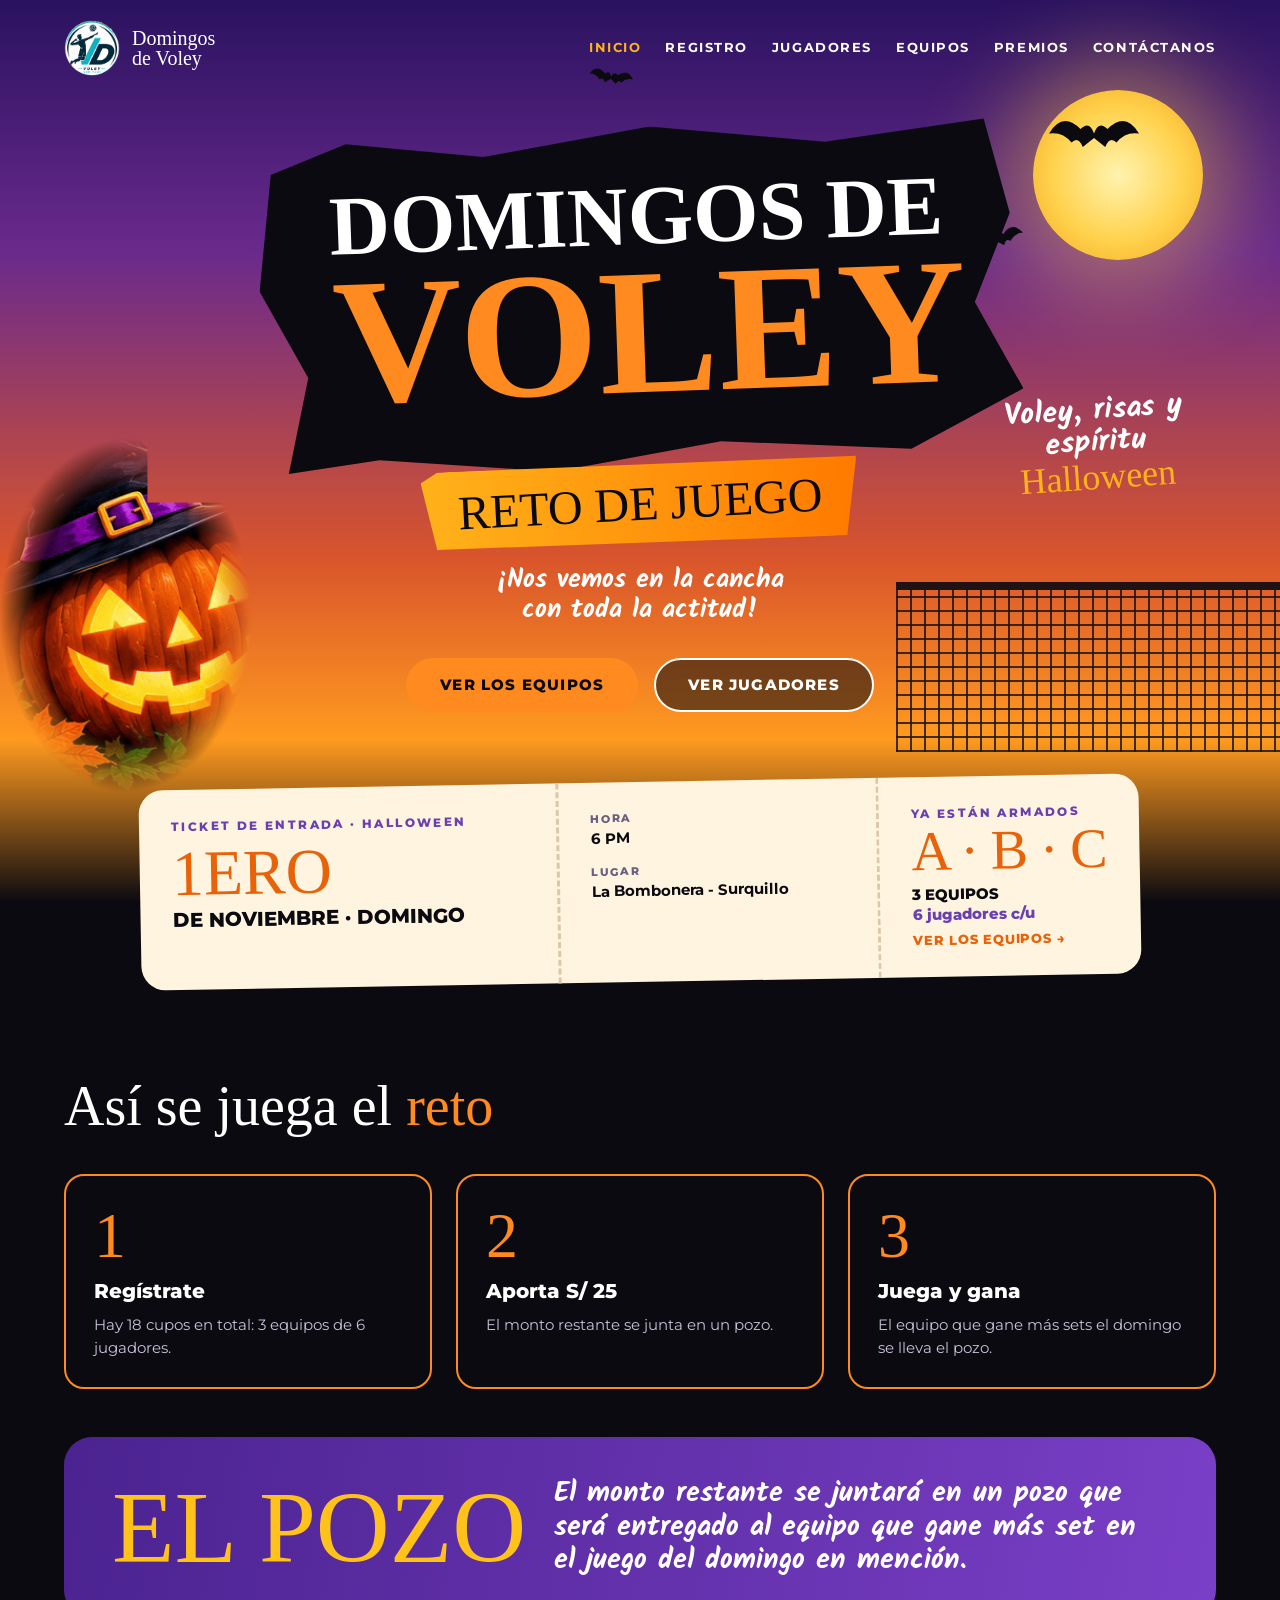
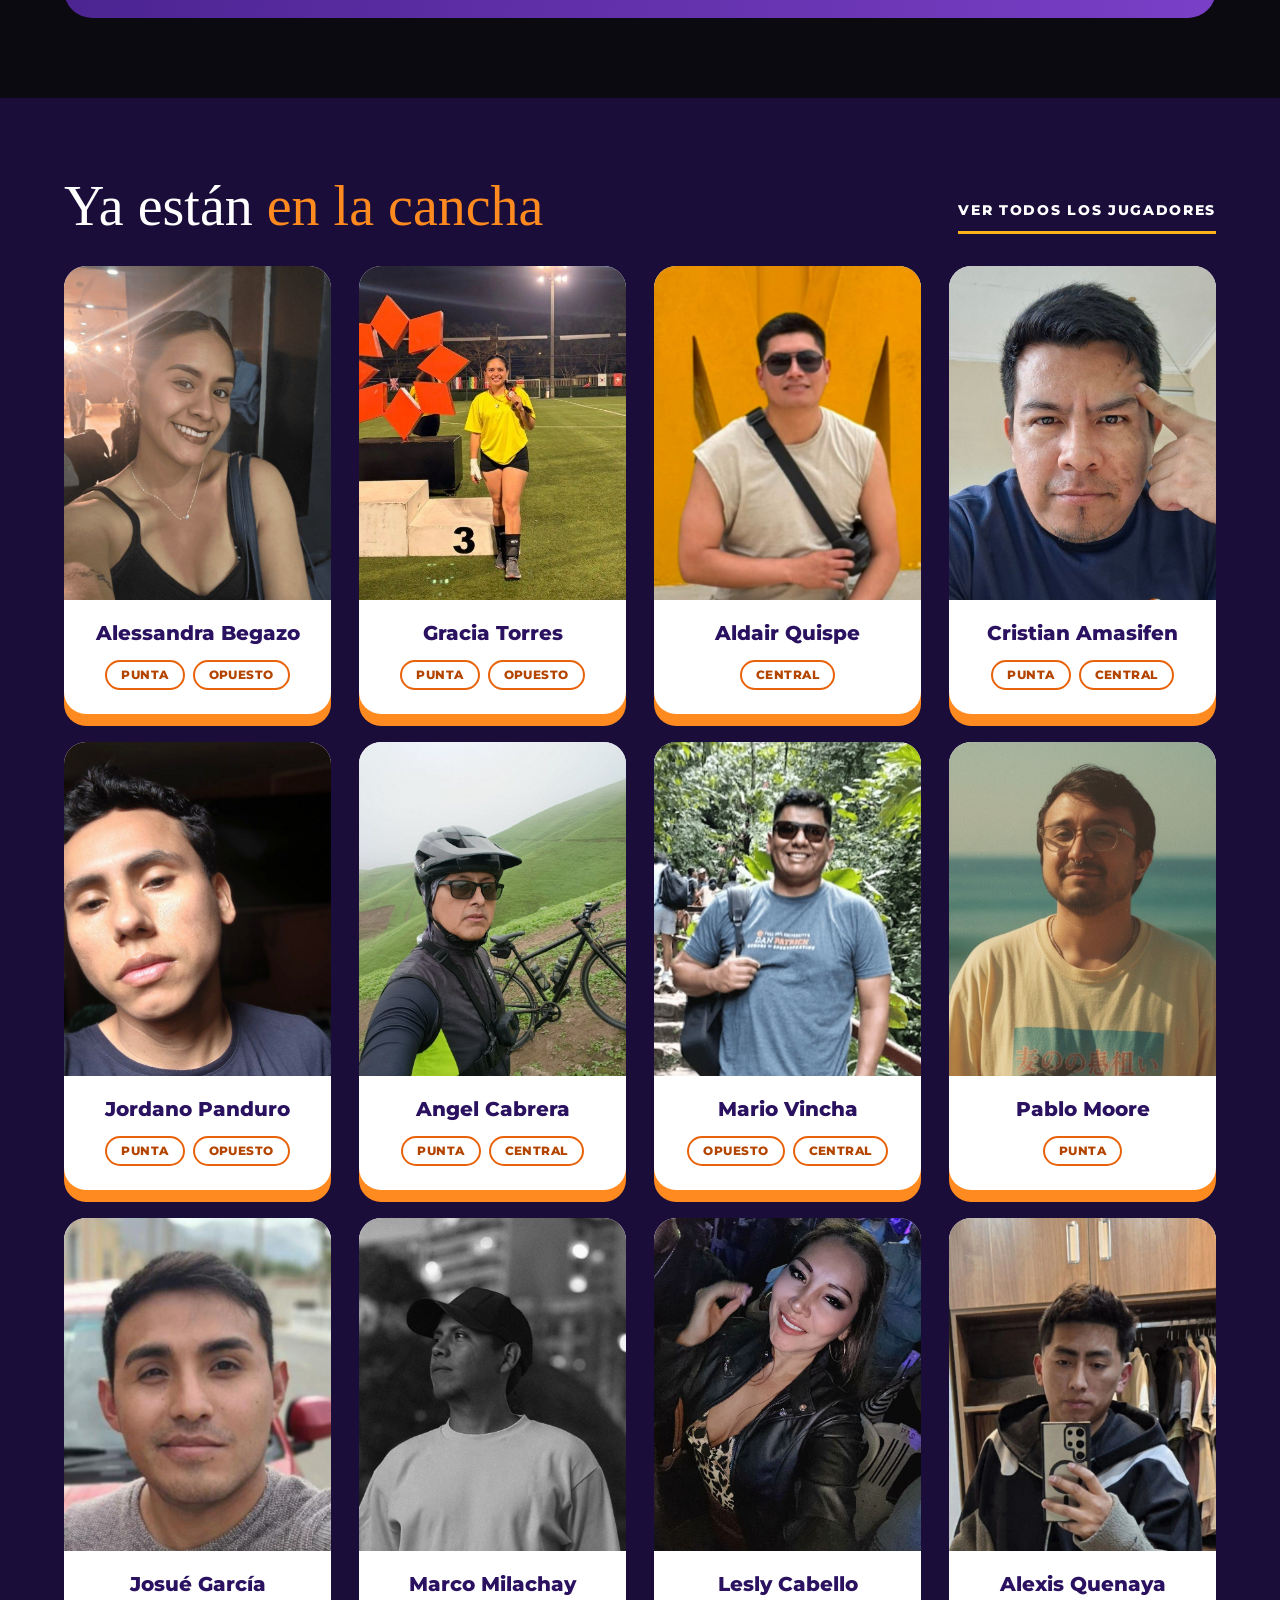
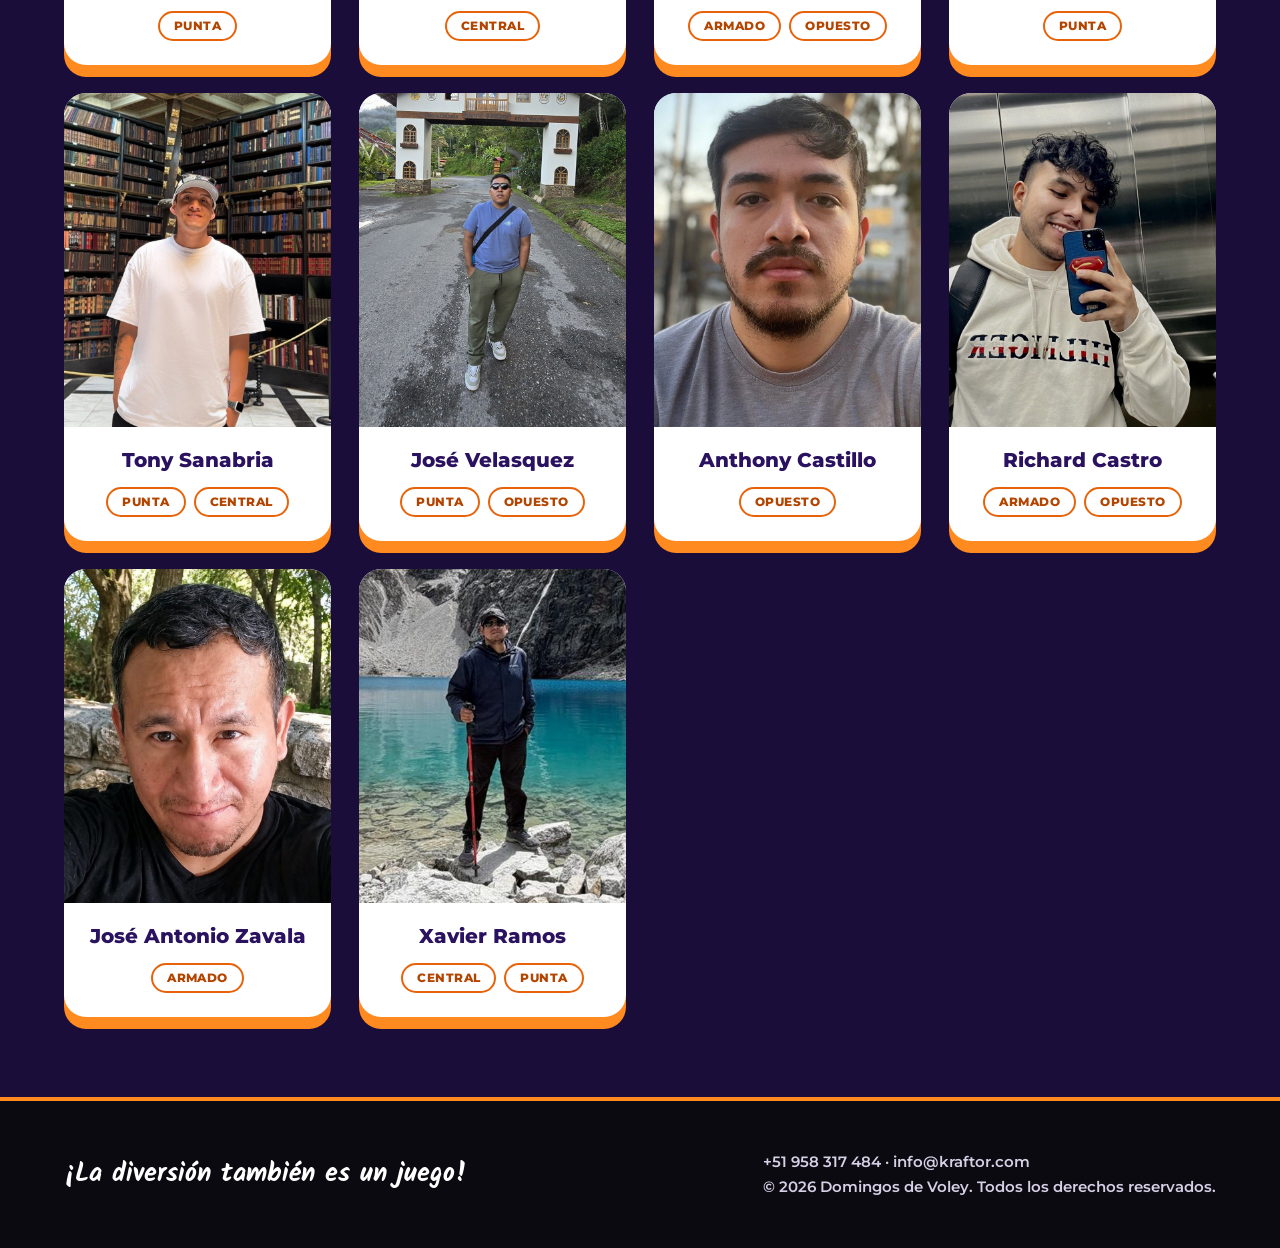
<file: voley/halloween/index.html>
<!DOCTYPE html>
<html lang="es">
<head>
  <meta charset="utf-8">
  <meta name="viewport" content="width=device-width, initial-scale=1">
  <title>Domingos de Voley - Reto de Juego Halloween</title>
  <meta name="description" content="Reto de Juego Halloween de Domingos de Voley: domingo 1ero de noviembre, 3 equipos de 6 jugadores, S/ 25 por persona y un pozo para el equipo que gane más sets.">
  <link rel="icon" href="images/logo-vd.png">
  <link rel="preconnect" href="https://fonts.googleapis.com">
  <link rel="preconnect" href="https://fonts.gstatic.com" crossorigin>
  <link href="https://fonts.googleapis.com/css2?family=Kalam:wght@700&family=Montserrat:wght@500;600;700;800&family=Permanent+Marker&display=swap" rel="stylesheet">
  <link rel="stylesheet" href="css/styles.css?v=20261028">
<!-- Google Analytics (kraftor.com - GA4) -->
<script async src="https://www.googletagmanager.com/gtag/js?id=G-J3P5W90GJN"></script>
<script>window.dataLayer=window.dataLayer||[];function gtag(){dataLayer.push(arguments);}gtag('js',new Date());gtag('config','G-J3P5W90GJN');</script>
</head>
<body>

  <!-- Murciélago reutilizable -->
  <svg width="0" height="0" style="position:absolute" aria-hidden="true">
    <symbol id="murcielago" viewBox="0 0 40 14">
      <path d="M0,6 Q6,-4 14,4 Q18,0 20,6 Q22,0 26,4 Q34,-4 40,6 Q34,5 30,10 Q27,7 25,12 L20,8 L15,12 Q13,7 10,10 Q6,5 0,6Z"/>
    </symbol>
  </svg>

  <!-- ===================== HERO (banner nocturno) ===================== -->
  <section class="hero" id="inicio">
    <div class="hero__luna" aria-hidden="true"></div>
    <svg class="bat bat--1" viewBox="0 0 40 14" aria-hidden="true"><use href="#murcielago"/></svg>
    <svg class="bat bat--2" viewBox="0 0 40 14" aria-hidden="true"><use href="#murcielago"/></svg>
    <svg class="bat bat--3" viewBox="0 0 40 14" aria-hidden="true"><use href="#murcielago"/></svg>
    <div class="hero__red" aria-hidden="true"></div>
    <img class="hero__calabaza" src="images/calabaza.png" alt="Calabaza de Halloween con sombrero de bruja" width="285" height="400">

    <header class="header">
      <a class="marca" href="index.html">
        <img src="images/logo-vd.png" alt="Logo Domingos de Voley" width="56" height="56">
        <span>Domingos<br>de Voley</span>
      </a>
      <input type="checkbox" id="nav-toggle" class="nav-toggle" aria-label="Abrir menú">
      <label for="nav-toggle" class="nav-boton">MENÚ</label>
      <nav class="nav" aria-label="Principal">
        <a href="index.html" aria-current="page">Inicio</a>
        <a href="https://docs.google.com/forms/d/e/1FAIpQLSeqMQHU-ga1ztWFVBHJyeUwqbNZQmS3IwM6XKap-wFKDAFg8A/viewform?usp=dialog" target="_blank" rel="noopener noreferrer">Registro</a>
        <a href="jugadores.html">Jugadores</a>
        <a href="equipos.html">Equipos</a>
        <a href="premios.html">Premios</a>
        <a href="https://wa.me/51958317484" target="_blank" rel="noopener noreferrer">Contáctanos</a>
      </nav>
    </header>

    <div class="hero__contenido">
      <h1 class="hero__titulo">
        <span class="hero__titulo-1">DOMINGOS DE</span>
        <span class="hero__titulo-2">VOLEY</span>
      </h1>

      <div class="hero__linea">
        <div class="tag-reto">RETO DE JUEGO</div>
        <p class="hero__lema">¡Nos vemos en la cancha con toda la actitud!</p>
      </div>

      <div class="botones">
                <a class="btn btn--primario" href="equipos.html">Ver los equipos</a>
        <a class="btn btn--borde" href="jugadores.html">Ver jugadores</a>
      </div>

      <p class="hero__nota">Voley, risas y espíritu <span>Halloween</span></p>
    </div>
  </section>

  <main>

    <!-- ===================== TICKET / FIXTURE ===================== -->
    <div class="ticket-bloque" id="fixture">
      <div class="ticket">
        <div class="ticket__col">
          <div class="ticket__sup">TICKET DE ENTRADA · HALLOWEEN</div>
          <div class="ticket__dia">1ERO</div>
          <div class="ticket__mes">DE NOVIEMBRE · DOMINGO</div>
        </div>
        <div class="ticket__col">
          <div class="ticket__dato"><small>HORA</small>6 PM</div>
          <div class="ticket__dato"><small>LUGAR</small>La Bombonera - Surquillo</div>
        </div>
        <a class="ticket__col ticket__col--link" href="equipos.html" aria-label="Ver los equipos">
          <div>
            <div class="ticket__sup">YA ESTÁN ARMADOS</div>
            <div class="ticket__precio">A · B · C</div>
          </div>
          <div class="ticket__eq">3 EQUIPOS<span>6 jugadores c/u</span><span class="ticket__ver">Ver los equipos →</span></div>
        </a>
      </div>
    </div>

    <!-- ===================== ASÍ SE JUEGA ===================== -->
    <section class="juego" id="bases">
      <div class="contenedor">
        <h2 class="titulo-seccion">Así se juega el <span>reto</span></h2>

        <div class="pasos">
          <article class="paso">
            <div class="paso__n">1</div>
            <h3>Regístrate</h3>
            <p>Hay 18 cupos en total: 3 equipos de 6 jugadores.</p>
          </article>
          <article class="paso">
            <div class="paso__n">2</div>
            <h3>Aporta S/ 25</h3>
            <p>El monto restante se junta en un pozo.</p>
          </article>
          <article class="paso">
            <div class="paso__n">3</div>
            <h3>Juega y gana</h3>
            <p>El equipo que gane más sets el domingo se lleva el pozo.</p>
          </article>
        </div>

        <div class="pozo">
          <div class="pozo__titulo">EL POZO</div>
          <p>El monto restante se juntará en un pozo que será entregado al equipo que gane más set en el juego del domingo en mención.</p>
        </div>
      </div>
    </section>

    <!-- ===================== JUGADORES (vista previa) ===================== -->
    <section class="jugadores" id="registro">
      <div class="contenedor">
        <div class="jugadores__cab">
          <h2 class="titulo-seccion">Ya están <span>en la cancha</span></h2>
          <a class="enlace-ver" href="jugadores.html">Ver todos los jugadores</a>
        </div>

        <div class="grid-jugadores">
          <article class="card-jugador">
            <img src="images/jugadores/alessandra-begazo.jpg" alt="Alessandra Begazo" width="318" height="320">
            <div class="card-jugador__info">
              <h3>Alessandra Begazo</h3>
              <div class="posiciones"><span class="pos">PUNTA</span><span class="pos">OPUESTO</span></div>
            </div>
          </article>

          <article class="card-jugador">
            <img src="images/jugadores/gracia-torres.jpg" alt="Gracia Torres" width="532" height="625">
            <div class="card-jugador__info">
              <h3>Gracia Torres</h3>
              <div class="posiciones"><span class="pos">PUNTA</span><span class="pos">OPUESTO</span></div>
            </div>
          </article>

          <article class="card-jugador">
            <img src="images/jugadores/aldair-quispe.jpg" alt="Aldair Quispe" width="800" height="1000">
            <div class="card-jugador__info">
              <h3>Aldair Quispe</h3>
              <div class="posiciones"><span class="pos">CENTRAL</span></div>
            </div>
          </article>

          <article class="card-jugador">
            <img src="images/jugadores/cristian-amasifen.jpg" alt="Cristian Amasifen" width="800" height="1000">
            <div class="card-jugador__info">
              <h3>Cristian Amasifen</h3>
              <div class="posiciones"><span class="pos">PUNTA</span><span class="pos">CENTRAL</span></div>
            </div>
          </article>

          <article class="card-jugador">
            <img src="images/jugadores/jordano-panduro.jpg" alt="Jordano Panduro" width="800" height="1000">
            <div class="card-jugador__info">
              <h3>Jordano Panduro</h3>
              <div class="posiciones"><span class="pos">PUNTA</span><span class="pos">OPUESTO</span></div>
            </div>
          </article>

          <article class="card-jugador">
            <img src="images/jugadores/angel-cabrera.jpg" alt="Angel Cabrera" width="800" height="1000">
            <div class="card-jugador__info">
              <h3>Angel Cabrera</h3>
              <div class="posiciones"><span class="pos">PUNTA</span><span class="pos">CENTRAL</span></div>
            </div>
          </article>

          <article class="card-jugador">
            <img src="images/jugadores/mario-vincha.jpg" alt="Mario Vincha" width="800" height="1000">
            <div class="card-jugador__info">
              <h3>Mario Vincha</h3>
              <div class="posiciones"><span class="pos">OPUESTO</span><span class="pos">CENTRAL</span></div>
            </div>
          </article>

          <article class="card-jugador">
            <img src="images/jugadores/pablo-castro.jpg" alt="Pablo Moore" width="800" height="1000">
            <div class="card-jugador__info">
              <h3>Pablo Moore</h3>
              <div class="posiciones"><span class="pos">PUNTA</span></div>
            </div>
          </article>

          <article class="card-jugador">
            <img src="images/jugadores/josue-garcia.jpg" alt="Josué García" width="800" height="1000">
            <div class="card-jugador__info">
              <h3>Josué García</h3>
              <div class="posiciones"><span class="pos">PUNTA</span></div>
            </div>
          </article>

          <article class="card-jugador">
            <img src="images/jugadores/marco-milachay.jpg" alt="Marco Milachay" width="800" height="1000">
            <div class="card-jugador__info">
              <h3>Marco Milachay</h3>
              <div class="posiciones"><span class="pos">CENTRAL</span></div>
            </div>
          </article>

          <article class="card-jugador">
            <img src="images/jugadores/lesly-cabello.jpg" alt="Lesly Cabello" width="800" height="1000">
            <div class="card-jugador__info">
              <h3>Lesly Cabello</h3>
              <div class="posiciones"><span class="pos">ARMADO</span><span class="pos">OPUESTO</span></div>
            </div>
          </article>

          <article class="card-jugador">
            <img src="images/jugadores/alexis-quenaya.jpg" alt="Alexis Quenaya" width="800" height="1000">
            <div class="card-jugador__info">
              <h3>Alexis Quenaya</h3>
              <div class="posiciones"><span class="pos">PUNTA</span></div>
            </div>
          </article>

          <article class="card-jugador">
            <img src="images/jugadores/tony-sanabria.jpg" alt="Tony Sanabria" width="800" height="1000">
            <div class="card-jugador__info">
              <h3>Tony Sanabria</h3>
              <div class="posiciones"><span class="pos">PUNTA</span><span class="pos">CENTRAL</span></div>
            </div>
          </article>

          <article class="card-jugador">
            <img src="images/jugadores/jose-velasquez.jpg" alt="José Velasquez" width="800" height="1000">
            <div class="card-jugador__info">
              <h3>José Velasquez</h3>
              <div class="posiciones"><span class="pos">PUNTA</span><span class="pos">OPUESTO</span></div>
            </div>
          </article>

          <article class="card-jugador">
            <img src="images/jugadores/anthony-castillo.jpg" alt="Anthony Castillo" width="800" height="1000">
            <div class="card-jugador__info">
              <h3>Anthony Castillo</h3>
              <div class="posiciones"><span class="pos">OPUESTO</span></div>
            </div>
          </article>
          <article class="card-jugador">
            <img src="images/jugadores/richard-castro.jpg" alt="Richard Castro" width="800" height="1000">
            <div class="card-jugador__info">
              <h3>Richard Castro</h3>
              <div class="posiciones"><span class="pos">ARMADO</span><span class="pos">OPUESTO</span></div>
            </div>
          </article>

          <article class="card-jugador">
            <img src="images/jugadores/jose-zavala.jpg" alt="José Antonio Zavala" width="800" height="1000">
            <div class="card-jugador__info">
              <h3>José Antonio Zavala</h3>
              <div class="posiciones"><span class="pos">ARMADO</span></div>
            </div>
          </article>

          <article class="card-jugador">
            <img src="images/jugadores/xavier-ramos.jpg" alt="Xavier Ramos" width="800" height="1000">
            <div class="card-jugador__info">
              <h3>Xavier Ramos</h3>
              <div class="posiciones"><span class="pos">CENTRAL</span><span class="pos">PUNTA</span></div>
            </div>
          </article>

        </div>
      </div>
    </section>

  </main>

  <!-- ===================== FOOTER ===================== -->
  <footer class="footer" id="contacto">
    <div class="contenedor footer__fila">
      <p class="footer__lema">¡La diversión también es un juego!</p>
      <p class="footer__datos">
        <a href="tel:+51958317484">+51 958 317 484</a> ·
        <a href="mailto:info@kraftor.com">info@kraftor.com</a><br>
        © 2026 Domingos de Voley. Todos los derechos reservados.
      </p>
    </div>
  </footer>

</body>
</html>
</file>
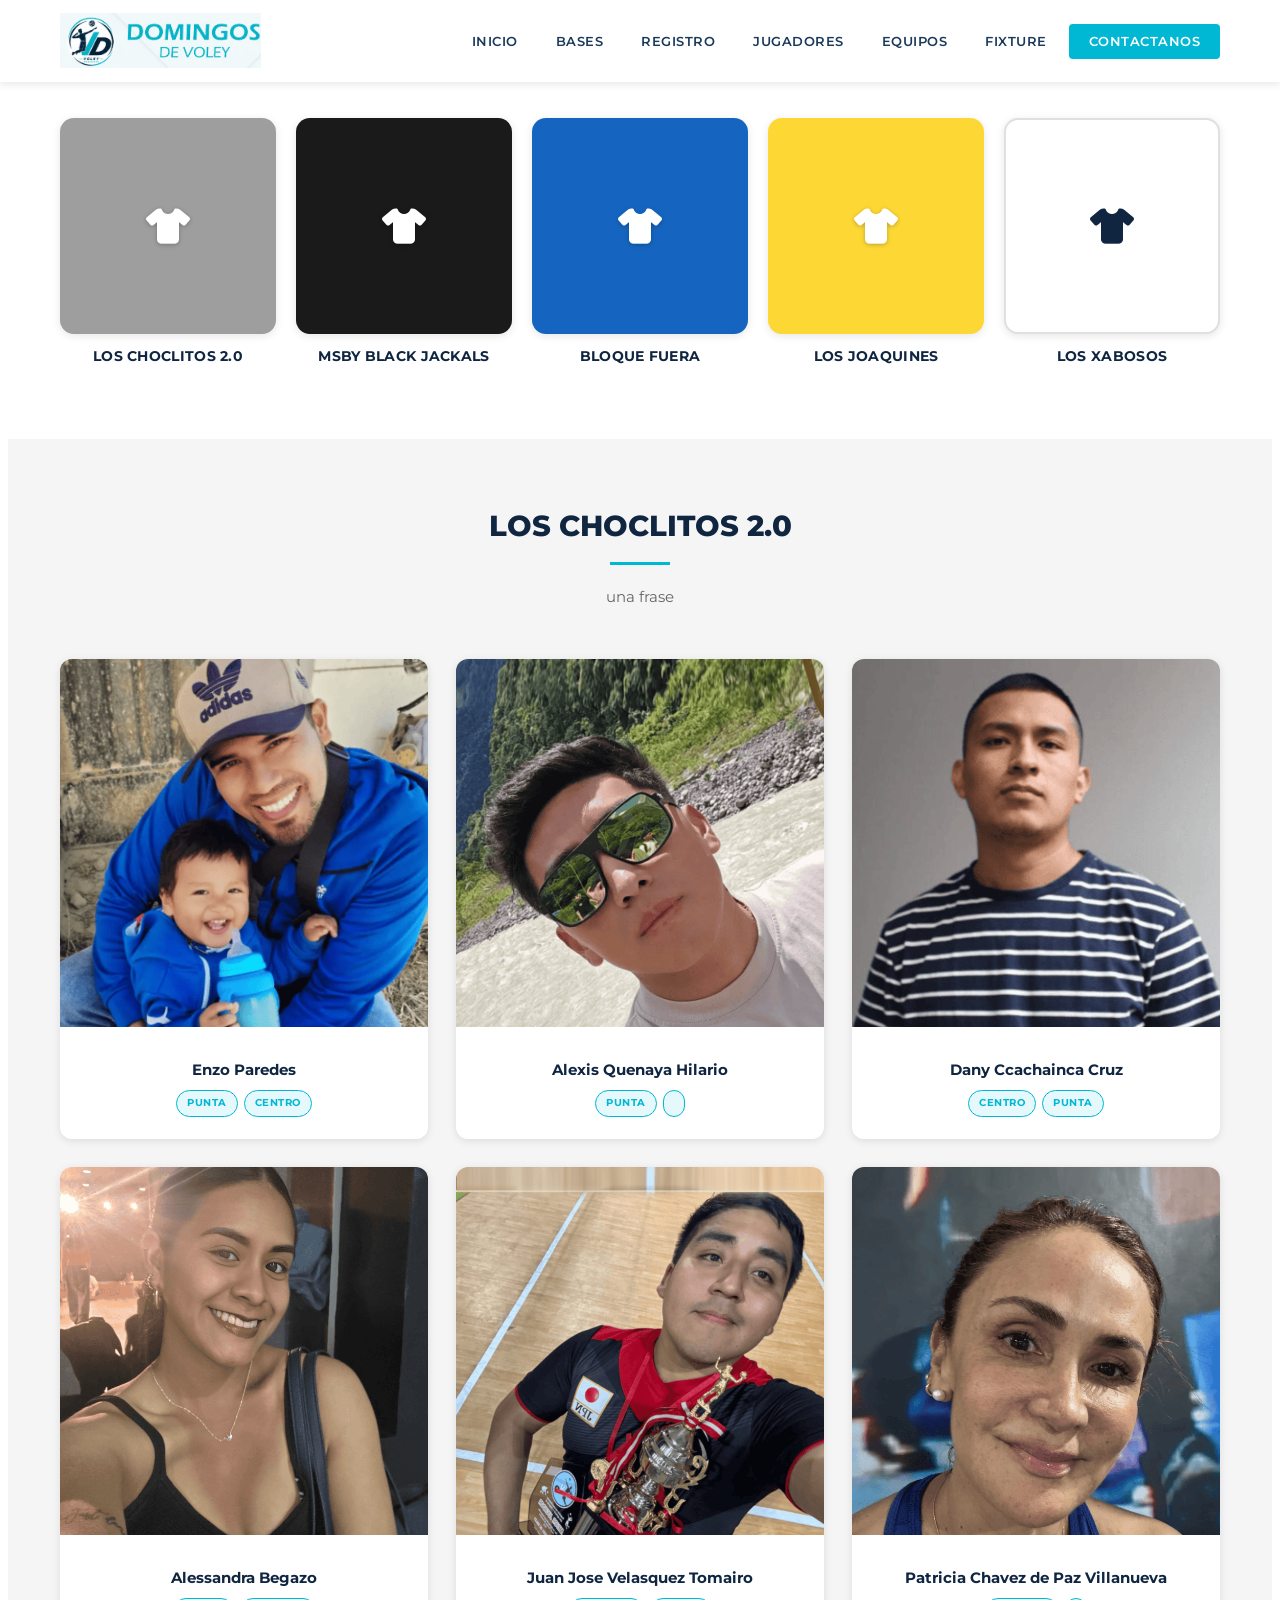
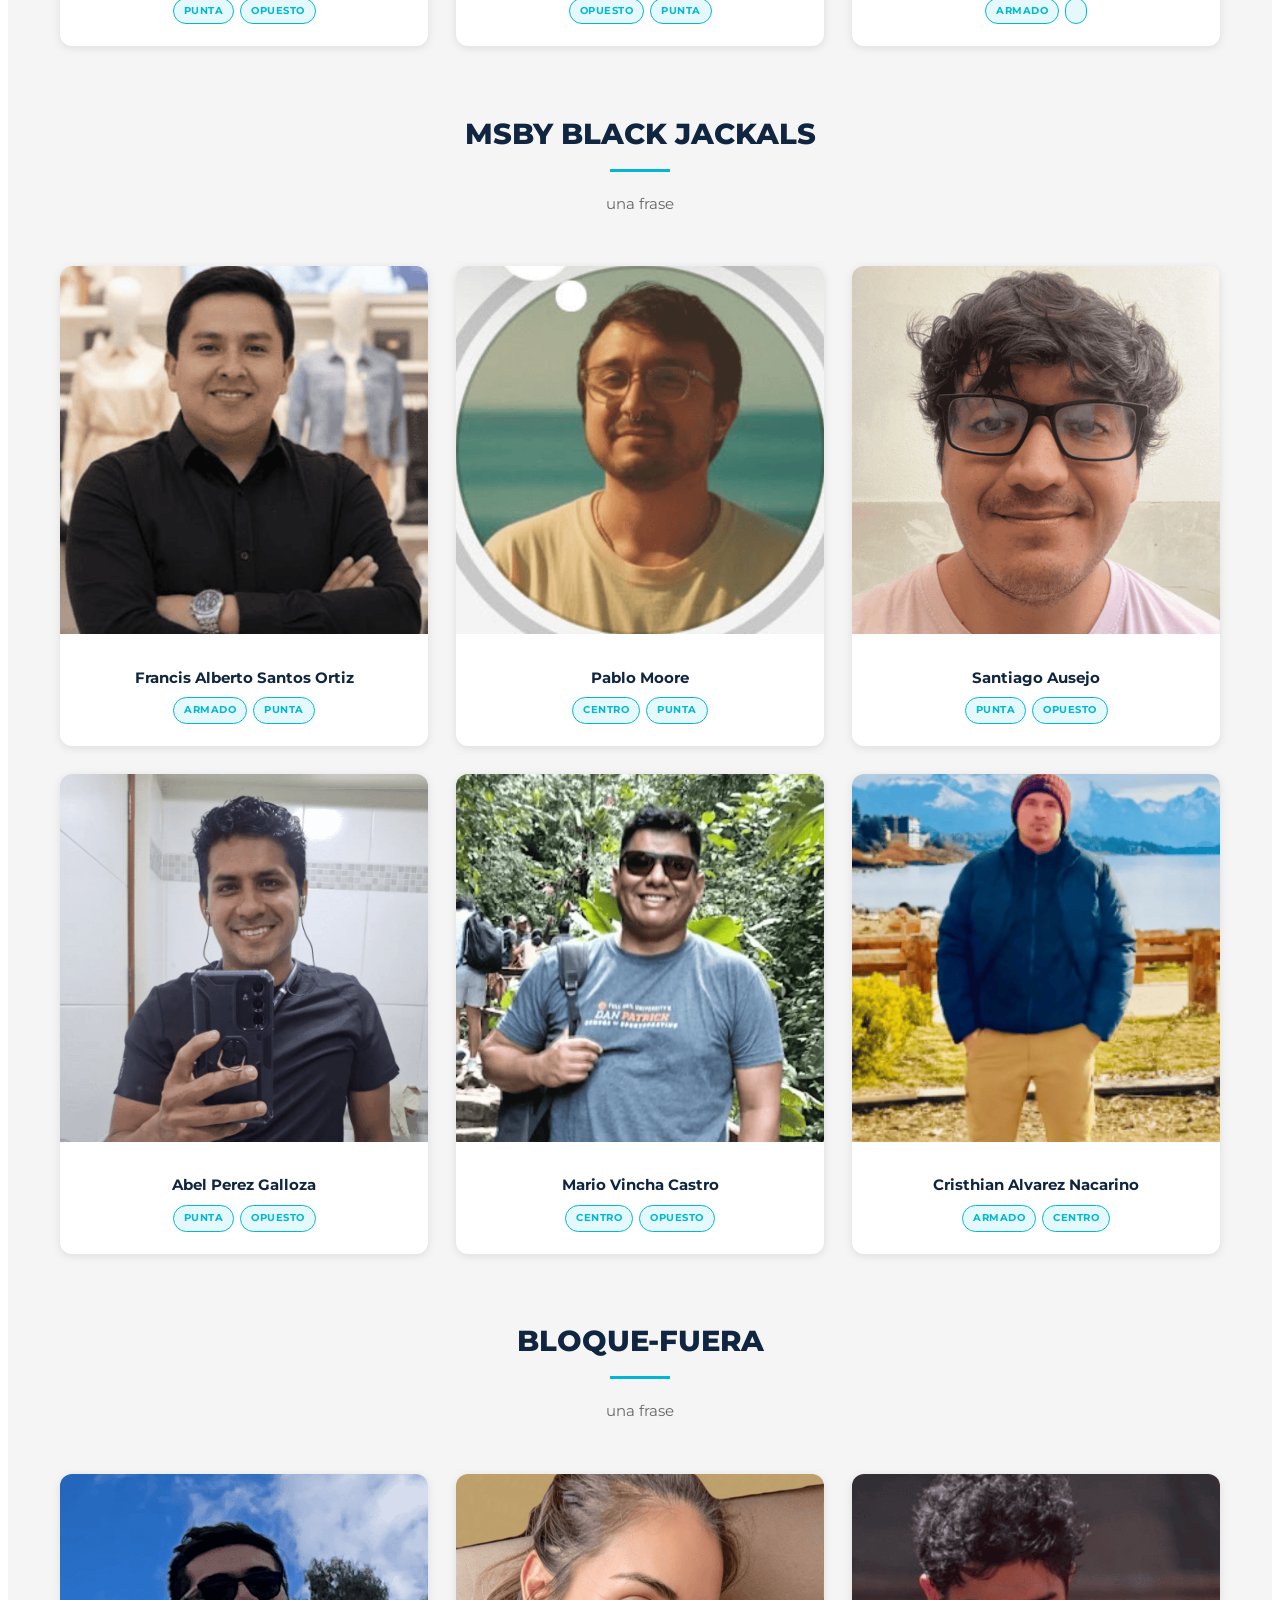
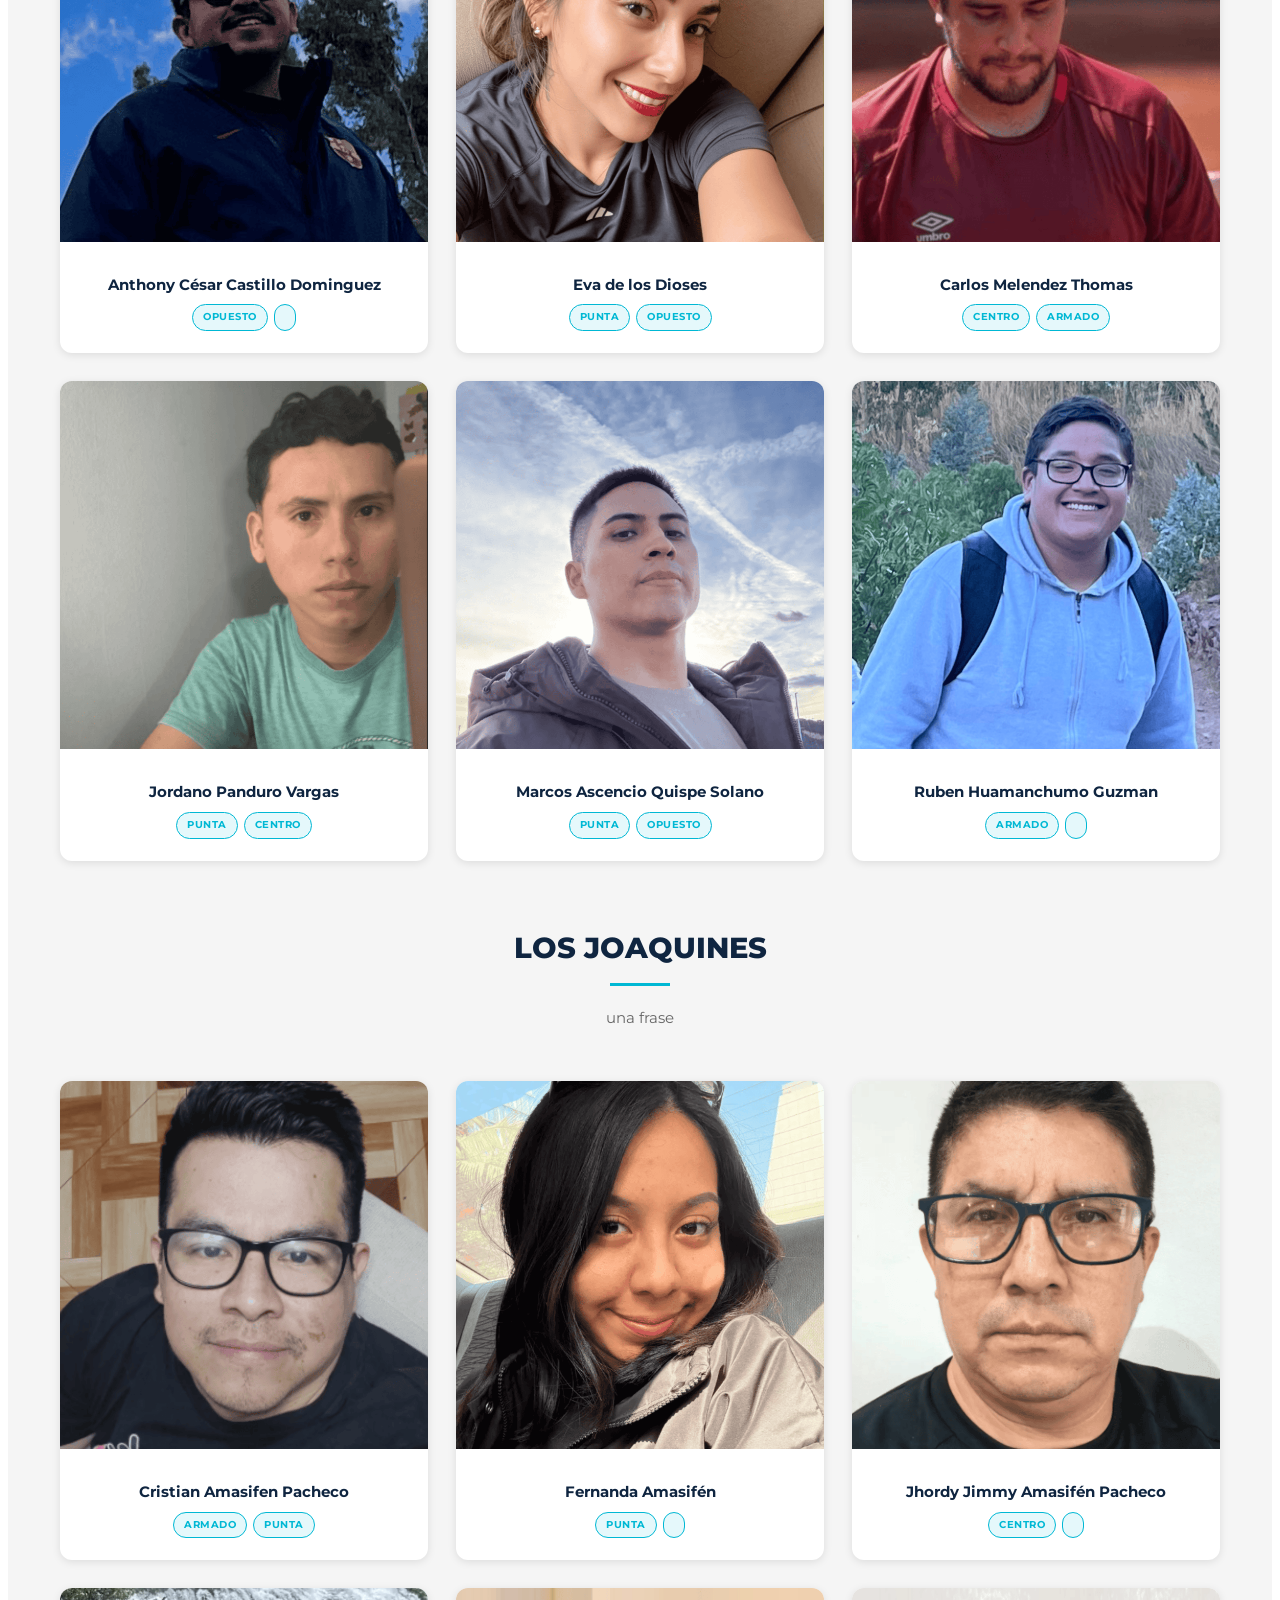
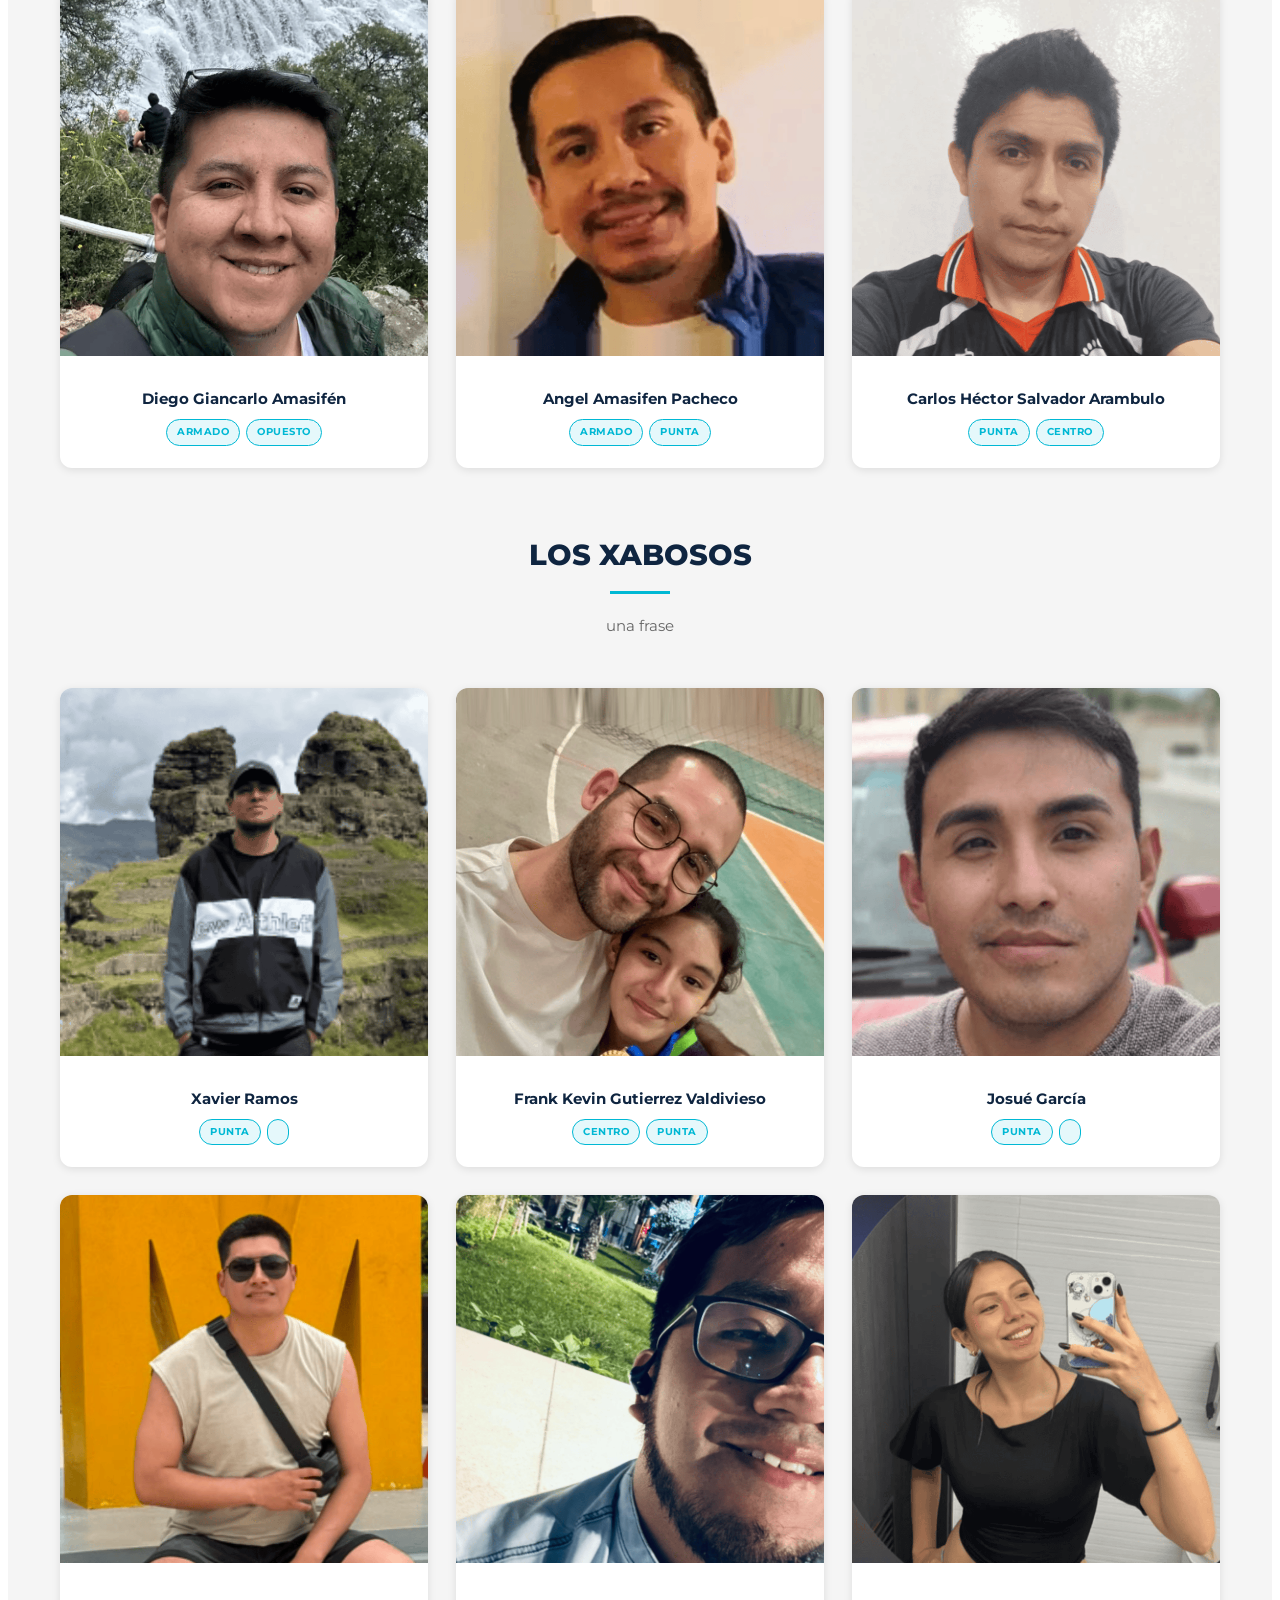
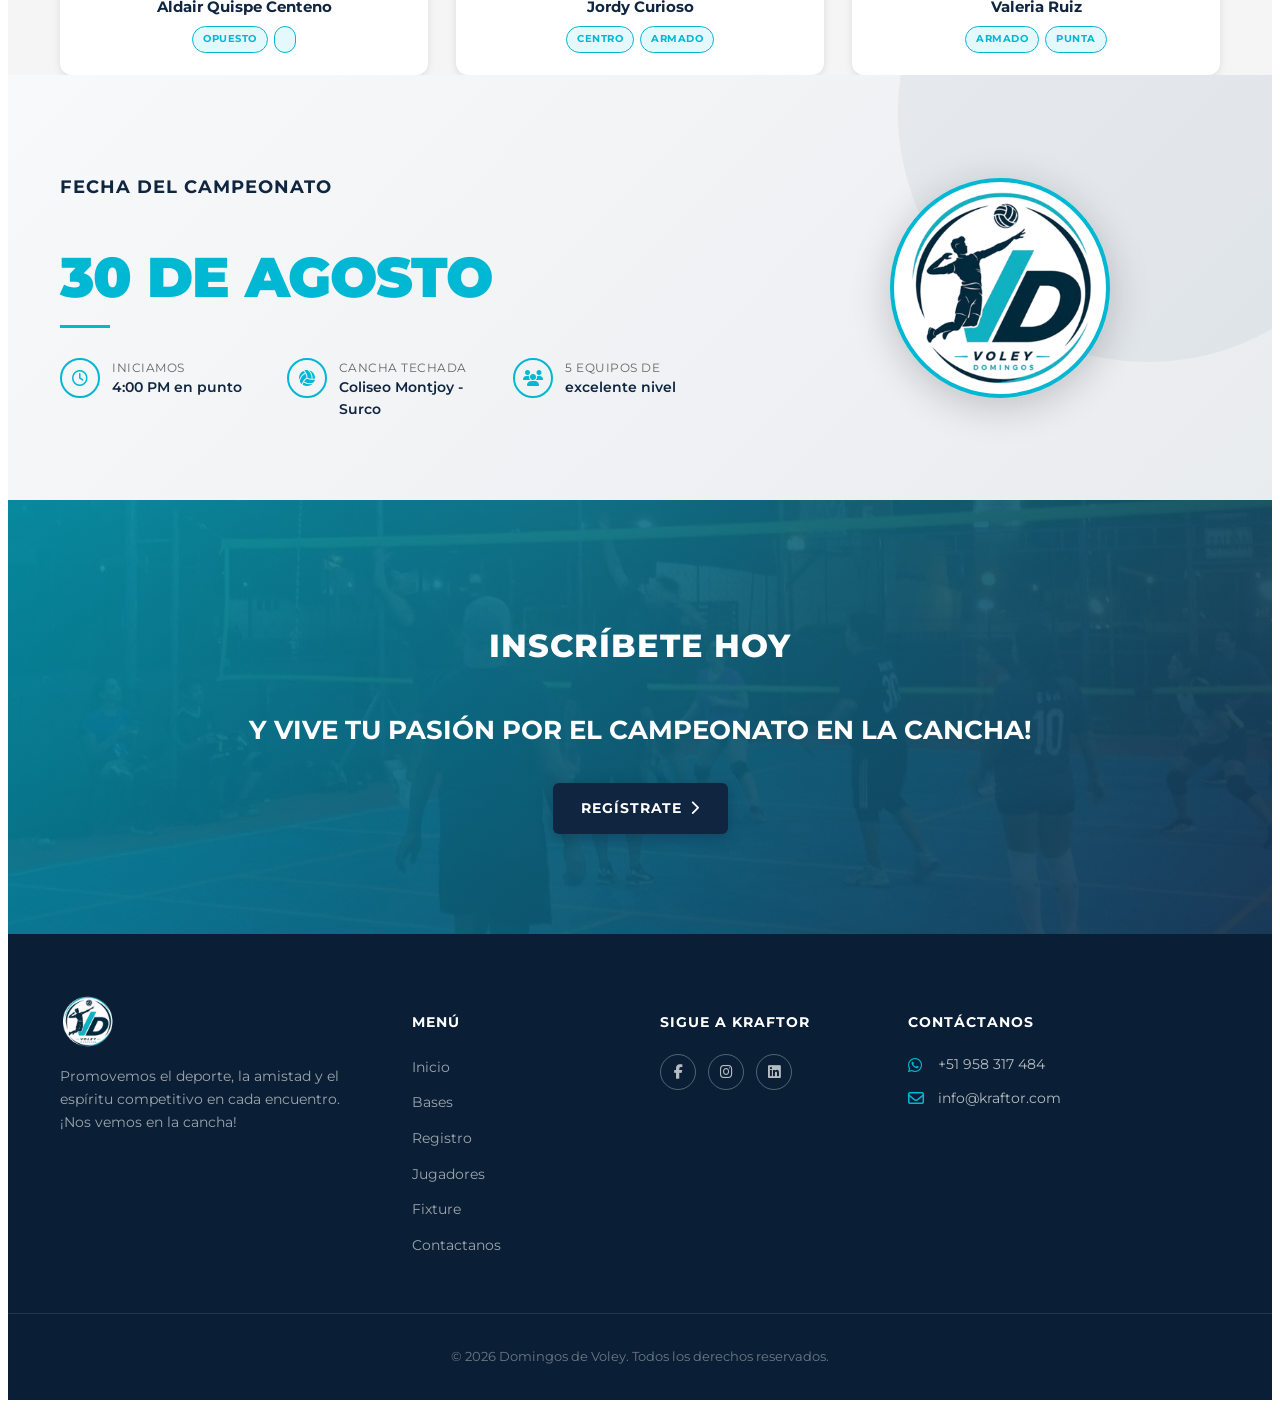
<file: voley/equipos.html>
<!DOCTYPE html>
<html lang="es">
<head>
    <meta charset="UTF-8">
    <meta name="viewport" content="width=device-width, initial-scale=1.0">
    <title>Domingos de Voley - Torneo de Invierno 2026</title>
    <link rel="stylesheet" href="styles.css">
    <link href="https://fonts.googleapis.com/css2?family=Montserrat:wght@300;400;500;600;700;800;900&display=swap" rel="stylesheet">
    <link rel="stylesheet" href="https://cdnjs.cloudflare.com/ajax/libs/font-awesome/6.5.1/css/all.min.css">
    <link rel="icon" href="images/favicon.png" type="image/x-icon">
<!-- Google Analytics (kraftor.com - GA4) -->
<script async src="https://www.googletagmanager.com/gtag/js?id=G-J3P5W90GJN"></script>
<script>window.dataLayer=window.dataLayer||[];function gtag(){dataLayer.push(arguments);}gtag('js',new Date());gtag('config','G-J3P5W90GJN');</script>
</head>
<body>
    <!-- Navbar -->
    <nav class="navbar">
        <div class="container nav-container">
            <a href="https://kraftor.com/voley/" class="logo">
                <img src="images/logo.png" alt="Domingos de Voley Logo">
            </a>
            <button class="nav-toggle" id="navToggle" aria-label="Abrir menu">
                <i class="fas fa-bars"></i>
            </button>
            <ul class="nav-menu" id="navMenu">
                <li><a href="https://kraftor.com/voley/" class="nav-link">INICIO</a></li>
                <li><a href="doc/bases_torneo_invierno_2026.pdf" target="_blank" class="nav-link">BASES</a></li>
                <li><a href="https://goo.su/Iz4ZI" target="_blank" class="nav-link">REGISTRO</a></li>
                <li><a href="https://kraftor.com/voley/jugadores.html" class="nav-link">JUGADORES</a></li>
                <li><a href="https://kraftor.com/voley/equipos.html" class="nav-link active">EQUIPOS</a></li>
                <li><a href="https://kraftor.com/voley/fixture.html" class="nav-link">FIXTURE</a></li>
                <li><a href="https://api.whatsapp.com/send?phone=+51958317484&text=Acerca%20del%20Torneo%20de%20Invierno%202026" target="_blank" class="nav-link nav-cta">CONTACTANOS</a></li>
            </ul>
        </div>
    </nav>

    <!-- Teams Section -->
    <section class="teams-intro">
        <div class="container">
            <div class="teams-grid">
                <a href="#team-choclitos" class="team-item">
                    <div class="team-color-box" style="background-color:#9e9e9e;">
                        <i class="fas fa-tshirt"></i>
                    </div>
                    <h3 class="team-name">LOS CHOCLITOS 2.0</h3>
                </a>

                <a href="#team-black-jackals" class="team-item">
                    <div class="team-color-box" style="background-color:#1a1a1a;">
                        <i class="fas fa-tshirt"></i>
                    </div>
                    <h3 class="team-name">MSBY BLACK JACKALS</h3>
                </a>

                <a href="#team-bloque-fuera" class="team-item">
                    <div class="team-color-box" style="background-color:#1565c0;">
                        <i class="fas fa-tshirt"></i>
                    </div>
                    <h3 class="team-name">BLOQUE FUERA</h3>
                </a>

                <a href="#team-joaquines" class="team-item">
                    <div class="team-color-box" style="background-color:#fdd835;">
                        <i class="fas fa-tshirt"></i>
                    </div>
                    <h3 class="team-name">LOS JOAQUINES</h3>
                </a>

                <a href="#team-xabosos" class="team-item">
                    <div class="team-color-box team-color-white" style="background-color:#ffffff;">
                        <i class="fas fa-tshirt"></i>
                    </div>
                    <h3 class="team-name">LOS XABOSOS</h3>
                </a>
            </div>
        </div>
    </section>    

<!-- Players Section -->
<section class="players" id="team-choclitos">
    <div class="container">
        <div class="players-header">
            <span><br><br></span>
            <h2>
                <span class="text-dark">LOS CHOCLITOS 2.0</span>
                <!-- <span class="text-accent">TEAM A</span> -->
            </h2>
            <div class="divider"></div>
            <p>una frase</p>
        </div>

        <div class="players-grid-3col">

            <div class="player-card">
                <div class="player-photo">
                    <img src="images/jugadores/007.png" alt="Enzo Paredes">
                </div>
                <div class="player-info">
                    <h3>Enzo Paredes</h3>
                    <div class="player-positions">
                        <span class="position-tag">Punta</span>
                        <span class="position-tag">Centro</span>
                    </div>
                </div>
            </div>

            <div class="player-card">
                <div class="player-photo">
                    <img src="images/jugadores/025.png" alt="Alexis Quenaya Hilario">
                </div>
                <div class="player-info">
                    <h3>Alexis Quenaya Hilario</h3>
                    <div class="player-positions">
                        <span class="position-tag">Punta</span>
                        <span class="position-tag"></span>
                    </div>
                </div>
            </div> 

            <div class="player-card">
                <div class="player-photo">
                    <img src="images/jugadores/020.png" alt="Dany Ccachainca Cruz">
                </div>
                <div class="player-info">
                    <h3>Dany Ccachainca Cruz</h3>
                    <div class="player-positions">
                        <span class="position-tag">Centro</span>
                        <span class="position-tag">Punta</span>
                    </div>
                </div>
            </div>

            <div class="player-card">
                <div class="player-photo">
                    <img src="images/jugadores/002.png" alt="Alessandra Begazo">
                </div>
                <div class="player-info">
                    <h3>Alessandra Begazo</h3>
                    <div class="player-positions">
                        <span class="position-tag">Punta</span>
                        <span class="position-tag">Opuesto</span>
                    </div>
                </div>
            </div>

            <div class="player-card">
                <div class="player-photo">
                    <img src="images/jugadores/021.png" alt="Juan Jose Velasquez Tomairo">
                </div>
                <div class="player-info">
                    <h3>Juan Jose Velasquez Tomairo</h3>
                    <div class="player-positions">
                        <span class="position-tag">Opuesto</span>
                        <span class="position-tag">Punta</span>
                    </div>
                </div>
            </div> 

            <div class="player-card">
                <div class="player-photo">
                    <img src="images/jugadores/027.png" alt="Patricia Chavez de Paz Villanueva">
                </div>
                <div class="player-info">
                    <h3>Patricia Chavez de Paz Villanueva</h3>
                    <div class="player-positions">
                        <span class="position-tag">Armado</span>
                        <span class="position-tag"></span>
                    </div>
                </div>
            </div> 

            <!-- Repite el bloque .player-card por cada jugador adicional -->
        </div>
    </div>
</section>

<!-- Players Section -->
<section class="players" id="team-black-jackals">
    <div class="container">
        <div class="players-header">
            <span><br><br></span>
            <h2>
                <span class="text-dark">MSBY BLACK JACKALS</span>
                <!-- <span class="text-accent">TEAM B</span> -->
            </h2>
            <div class="divider"></div>
            <p>una frase</p>
        </div>

        <div class="players-grid-3col">

            <div class="player-card">
                <div class="player-photo">
                    <img src="images/jugadores/017.png" alt="Francis Alberto Santos Ortiz">
                </div>
                <div class="player-info">
                    <h3>Francis Alberto Santos Ortiz</h3>
                    <div class="player-positions">
                        <span class="position-tag">Armado</span>
                        <span class="position-tag">Punta</span>
                    </div>
                </div>
            </div>

            <div class="player-card">
                <div class="player-photo">
                    <img src="images/jugadores/032.png" alt="Pablo Moore">
                </div>
                <div class="player-info">
                    <h3>Pablo Moore</h3>
                    <div class="player-positions">
                        <span class="position-tag">centro</span>
                        <span class="position-tag">punta</span>
                    </div>
                </div>
            </div> 

            <div class="player-card">
                <div class="player-photo">
                    <img src="images/jugadores/016.png" alt="Santiago Ausejo">
                </div>
                <div class="player-info">
                    <h3>Santiago Ausejo</h3>
                    <div class="player-positions">
                        <span class="position-tag">Punta</span>
                        <span class="position-tag">Opuesto</span>
                    </div>
                </div>
            </div>

            <div class="player-card">
                <div class="player-photo">
                    <img src="images/jugadores/012.png" alt="Abel Perez Galloza">
                </div>
                <div class="player-info">
                    <h3>Abel Perez Galloza</h3>
                    <div class="player-positions">
                        <span class="position-tag">Punta</span>
                        <span class="position-tag">Opuesto</span>
                    </div>
                </div>
            </div>

            <div class="player-card">
                <div class="player-photo">
                    <img src="images/jugadores/008.png" alt="Mario Vincha Castro">
                </div>
                <div class="player-info">
                    <h3>Mario Vincha Castro</h3>
                    <div class="player-positions">
                        <span class="position-tag">Centro</span>
                        <span class="position-tag">Opuesto</span>
                    </div>
                </div>
            </div>

            <div class="player-card">
                <div class="player-photo">
                    <img src="images/jugadores/022.png" alt="Cristhian Alvarez Nacarino">
                </div>
                <div class="player-info">
                    <h3>Cristhian Alvarez Nacarino</h3>
                    <div class="player-positions">
                        <span class="position-tag">Armado</span>
                        <span class="position-tag">Centro</span>
                    </div>
                </div>
            </div> 

            <!-- Repite el bloque .player-card por cada jugador adicional -->
        </div>
    </div>
</section>

<!-- Players Section -->
<section class="players" id="team-bloque-fuera">
    <div class="container">
        <div class="players-header">
            <span><br><br></span>
            <h2>
                <span class="text-dark">BLOQUE-FUERA</span>
                <!-- <span class="text-accent">TEAM C</span> -->
            </h2>
            <div class="divider"></div>
            <p>una frase</p>
        </div>

        <div class="players-grid-3col">

            <div class="player-card">
                <div class="player-photo">
                    <img src="images/jugadores/003.png" alt="Anthony César Castillo Dominguez ">
                </div>
                <div class="player-info">
                    <h3>Anthony César Castillo Dominguez </h3>
                    <div class="player-positions">
                        <span class="position-tag">Opuesto</span>
                        <span class="position-tag"></span>
                    </div>
                </div>
            </div>

            <div class="player-card">
                <div class="player-photo">
                    <img src="images/jugadores/019.png" alt="Eva de los Dioses">
                </div>
                <div class="player-info">
                    <h3>Eva de los Dioses</h3>
                    <div class="player-positions">
                        <span class="position-tag">Punta</span>
                        <span class="position-tag">Opuesto</span>
                    </div>
                </div>
            </div> 

            <div class="player-card">
                <div class="player-photo">
                    <img src="images/jugadores/024.png" alt="Carlos Melendez Thomas">
                </div>
                <div class="player-info">
                    <h3>Carlos Melendez Thomas</h3>
                    <div class="player-positions">
                        <span class="position-tag">Centro</span>
                        <span class="position-tag">Armado</span>
                    </div>
                </div>
            </div> 

            <div class="player-card">
                <div class="player-photo">
                    <img src="images/jugadores/023.png" alt="Jordano Panduro Vargas">
                </div>
                <div class="player-info">
                    <h3>Jordano Panduro Vargas</h3>
                    <div class="player-positions">
                        <span class="position-tag">Punta</span>
                        <span class="position-tag">Centro</span>
                    </div>
                </div>
            </div> 

            <div class="player-card">
                <div class="player-photo">
                    <img src="images/jugadores/015.png" alt="Marcos Ascencio Quispe Solano">
                </div>
                <div class="player-info">
                    <h3>Marcos Ascencio Quispe Solano</h3>
                    <div class="player-positions">
                        <span class="position-tag">Punta</span>
                        <span class="position-tag">Opuesto</span>
                    </div>
                </div>
            </div>

            <div class="player-card">
                <div class="player-photo">
                    <img src="images/jugadores/004.png" alt="Ruben Huamanchumo Guzman">
                </div>
                <div class="player-info">
                    <h3>Ruben Huamanchumo Guzman</h3>
                    <div class="player-positions">
                        <span class="position-tag">Armado</span>
                        <span class="position-tag"></span>
                    </div>
                </div>
            </div>

            <!-- Repite el bloque .player-card por cada jugador adicional -->
        </div>
    </div>
</section>   

<section class="players" id="team-joaquines">
    <div class="container">
        <div class="players-header">
            <span><br><br></span>
            <h2>
                <span class="text-dark">LOS JOAQUINES</span>
                <!-- <span class="text-accent">INVITADO 1</span> -->
            </h2>
            <div class="divider"></div>
            <p>una frase</p>
        </div>

        <div class="players-grid-3col">

            <div class="player-card">
                <div class="player-photo">
                    <img src="images/jugadores/005.png" alt="Cristian Amasifen Pacheco">
                </div>
                <div class="player-info">
                    <h3>Cristian Amasifen Pacheco</h3>
                    <div class="player-positions">
                        <span class="position-tag">Armado</span>
                        <span class="position-tag">Punta</span>
                    </div>
                </div>
            </div>

            <div class="player-card">
                <div class="player-photo">
                    <img src="images/jugadores/006.png" alt="Fernanda Amasifén">
                </div>
                <div class="player-info">
                    <h3>Fernanda Amasifén</h3>
                    <div class="player-positions">
                        <span class="position-tag">Punta</span>
                        <span class="position-tag"></span>
                    </div>
                </div>
            </div>

            <div class="player-card">
                <div class="player-photo">
                    <img src="images/jugadores/009.png" alt="Jhordy Jimmy Amasifén Pacheco">
                </div>
                <div class="player-info">
                    <h3>Jhordy Jimmy Amasifén Pacheco</h3>
                    <div class="player-positions">
                        <span class="position-tag">Centro</span>
                        <span class="position-tag"></span>
                    </div>
                </div>
            </div>

            <div class="player-card">
                <div class="player-photo">
                    <img src="images/jugadores/010.png" alt="Diego Giancarlo Amasifén">
                </div>
                <div class="player-info">
                    <h3>Diego Giancarlo Amasifén</h3>
                    <div class="player-positions">
                        <span class="position-tag">Armado</span>
                        <span class="position-tag">Opuesto</span>
                    </div>
                </div>
            </div>

            <div class="player-card">
                <div class="player-photo">
                    <img src="images/jugadores/011.png" alt="Angel Amasifen Pacheco">
                </div>
                <div class="player-info">
                    <h3>Angel Amasifen Pacheco</h3>
                    <div class="player-positions">
                        <span class="position-tag">Armado</span>
                        <span class="position-tag">Punta</span>
                    </div>
                </div>
            </div>

            <div class="player-card">
                <div class="player-photo">
                    <img src="images/jugadores/014.png" alt="Carlos Héctor Salvador Arambulo">
                </div>
                <div class="player-info">
                    <h3>Carlos Héctor Salvador Arambulo</h3>
                    <div class="player-positions">
                        <span class="position-tag">Punta</span>
                        <span class="position-tag">Centro</span>
                    </div>
                </div>
            </div>

            <!-- Repite el bloque .player-card por cada jugador adicional -->
        </div>
    </div>
</section>   

<section class="players" id="team-xabosos">
    <div class="container">
        <div class="players-header">
            <span><br><br></span>
            <h2>
                <span class="text-dark">LOS XABOSOS</span>
                <!-- <span class="text-accent">INVITADO 2</span> -->
            </h2>
            <div class="divider"></div>
            <p>una frase</p>
        </div>

    <div class="players-grid-3col">

            <div class="player-card">
                <div class="player-photo">
                    <img src="images/jugadores/018.png" alt="Xavier Ramos">
                </div>
                <div class="player-info">
                    <h3>Xavier Ramos</h3>
                    <div class="player-positions">
                        <span class="position-tag">Punta</span>
                        <span class="position-tag"></span>
                    </div>
                </div>
            </div>

            <div class="player-card">
                <div class="player-photo">
                    <img src="images/jugadores/034.png" alt="Frank Kevin Gutierrez Valdivieso">
                </div>
                <div class="player-info">
                    <h3>Frank Kevin Gutierrez Valdivieso</h3>
                    <div class="player-positions">
                        <span class="position-tag">centro</span>
                        <span class="position-tag">punta</span>
                    </div>
                </div>
            </div> 

            <div class="player-card">
                <div class="player-photo">
                    <img src="images/jugadores/029.png" alt="Josué García">
                </div>
                <div class="player-info">
                    <h3>Josué García</h3>
                    <div class="player-positions">
                        <span class="position-tag">punta</span>
                        <span class="position-tag"></span>
                    </div>
                </div>
            </div> 

            <div class="player-card">
                <div class="player-photo">
                    <img src="images/jugadores/030.png" alt="Aldair Quispe Centeno">
                </div>
                <div class="player-info">
                    <h3>Aldair Quispe Centeno</h3>
                    <div class="player-positions">
                        <span class="position-tag">opuesto</span>
                        <span class="position-tag"></span>
                    </div>
                </div>
            </div>

            <div class="player-card">
                <div class="player-photo">
                    <img src="images/jugadores/031.png" alt="Jordy Curioso">
                </div>
                <div class="player-info">
                    <h3>Jordy Curioso</h3>
                    <div class="player-positions">
                        <span class="position-tag">centro</span>
                        <span class="position-tag">armado</span>
                    </div>
                </div>
            </div> 


            <div class="player-card">
                <div class="player-photo">
                    <img src="images/jugadores/033.png" alt="Valeria Ruiz">
                </div>
                <div class="player-info">
                    <h3>Valeria Ruiz</h3>
                    <div class="player-positions">
                        <span class="position-tag">armado</span>
                        <span class="position-tag">punta</span>
                    </div>
                </div>
            </div> 

</section>

    <!-- Date Section -->
    <section class="date-section">
        <div class="container date-container">
            <div class="date-info">
                <h3 class="date-label">FECHA DEL CAMPEONATO</h3>
                <h2 class="date-title">30 DE AGOSTO</h2>
                <div class="date-divider"></div>
                <div class="date-details">
                    <div class="date-detail">
                        <div class="detail-icon">
                            <i class="far fa-clock"></i>
                        </div>
                        <div class="detail-text">
                            <span class="detail-label">Iniciamos</span>
                            <span class="detail-value">4:00 PM en punto</span>
                        </div>
                    </div>
                    <div class="date-detail">
                        <div class="detail-icon">
                            <i class="fas fa-volleyball-ball"></i>
                        </div>
                        <div class="detail-text">
                            <span class="detail-label">Cancha Techada</span>
                            <span class="detail-value">Coliseo Montjoy - Surco</span>
                        </div>
                    </div>
                    <div class="date-detail">
                        <div class="detail-icon">
                            <i class="fas fa-users"></i>
                        </div>
                        <div class="detail-text">
                            <span class="detail-label">5 Equipos de</span>
                            <span class="detail-value">excelente nivel</span>
                        </div>
                    </div>
                </div>
            </div>
            <div class="date-logo">
                <div class="logo-circle">
                    <div class="logo-inner">
<!--                         <span class="logo-d">D</span>
                        <span class="logo-voley">VOLEY</span>
                        <span class="logo-domingos">DOMINGOS</span> -->
                     <img src="images/logo_300_rem.png" alt="Domingos de Voley Logo">
                    </div>
                </div>
            </div>
        </div>
    </section>

    <!-- CTA Section -->
    <section class="cta-section" id="registro">
        <div class="cta-bg">
            <img src="images/feed_fondo.jpeg" alt="Fondo voleybol">
            <div class="cta-overlay"></div>
        </div>
        <div class="container cta-content">
            <h2>
                <span class="cta-line1">INSCRÍBETE HOY</span><br>
                <span class="cta-line2">Y VIVE TU PASIÓN POR EL CAMPEONATO EN LA CANCHA!</span>
            </h2>
            <a href="https://goo.su/Iz4ZI" target="_blank" class="btn btn-dark">
                REGÍSTRATE<i class="fas fa-chevron-right"></i>
            </a>
        </div>
    </section>

    <!-- Footer -->
    <footer class="footer" id="contacto">
        <div class="container footer-container">
            <div class="footer-brand">
                <div class="footer-logo">
                    <a href="#" class="logo">
                        <img src="images/logo_300_rem_cir.png" alt="Domingos de Voley Logo">
                    </a>
                </div>
                <p>Promovemos el deporte, la amistad y el espíritu competitivo en cada encuentro. ¡Nos vemos en la cancha!</p>
            </div>
            <div class="footer-menu">
                <h4>MENÚ</h4>
                <ul>
                    <li><a href="#inicio">Inicio</a></li>
                    <li><a href="doc/bases_torneo_invierno_2026.pdf" target="_blank">Bases</a></li>
                    <li><a href="https://goo.su/Iz4ZI" target="_blank">Registro</a></li>
                    <li><a href="https://kraftor.com/voley/jugadores.html">Jugadores</a></li>
                    <li><a href="#fixture">Fixture</a></li>
                    <li><a href="https://api.whatsapp.com/send?phone=+51958317484&text=Acerca%20del%20Torneo%20de%20Invierno%202026" target="_blank">Contactanos</a></li>
                </ul>
            </div>
            <div class="footer-social">
                <h4>SIGUE A KRAFTOR</h4>
                <div class="social-icons">
                    <a href="https://www.facebook.com/kraftordigital" target="_blank" aria-label="Facebook"><i class="fab fa-facebook-f"></i></a>
                    <a href="https://www.instagram.com/kraftordigital/" target="_blank" aria-label="Instagram"><i class="fab fa-instagram"></i></a>
                    <a href="https://www.linkedin.com/company/kraftor/" target="_blank" aria-label="LikedIn"><i class="fab fa-linkedin"></i></a>
<!--                     <a href="#" aria-label="Twitter"><i class="fab fa-twitter"></i></a> -->
                </div>
            </div>
            <div class="footer-contact">
                <h4>CONTÁCTANOS</h4>
                <div class="contact-item">
                    <i class="fab fa-whatsapp"></i>
                    <span>+51 958 317 484</span>
                </div>
                <div class="contact-item">
                    <i class="far fa-envelope"></i>
                    <span>info@kraftor.com</span>
                </div>
            </div>
        </div>
        <div class="footer-bottom">
            <div class="container">
                <p>© 2026 Domingos de Voley. Todos los derechos reservados.</p>
            </div>
        </div>
    </footer>

    <script>
        // Mobile menu toggle
        const navToggle = document.getElementById('navToggle');
        const navMenu = document.getElementById('navMenu');

        navToggle.addEventListener('click', () => {
            navMenu.classList.toggle('active');
            navToggle.querySelector('i').classList.toggle('fa-bars');
            navToggle.querySelector('i').classList.toggle('fa-times');
        });

        // Smooth scroll for nav links
        document.querySelectorAll('a[href^="#"]').forEach(anchor => {
            anchor.addEventListener('click', function (e) {
                e.preventDefault();
                const target = document.querySelector(this.getAttribute('href'));
                if (target) {
                    target.scrollIntoView({ behavior: 'smooth' });
                    navMenu.classList.remove('active');
                }
            });
        });

        // Active nav link on scroll
        const sections = document.querySelectorAll('section[id]');
        window.addEventListener('scroll', () => {
            const scrollY = window.scrollY;
            sections.forEach(section => {
                const sectionTop = section.offsetTop - 100;
                const sectionHeight = section.offsetHeight;
                const sectionId = section.getAttribute('id');
                if (scrollY >= sectionTop && scrollY < sectionTop + sectionHeight) {
                    document.querySelectorAll('.nav-link').forEach(link => {
                        link.classList.remove('active');
                        if (link.getAttribute('href') === '#' + sectionId) {
                            link.classList.add('active');
                        }
                    });
                }
            });
        });
    </script>
</body>
</html>
</file>
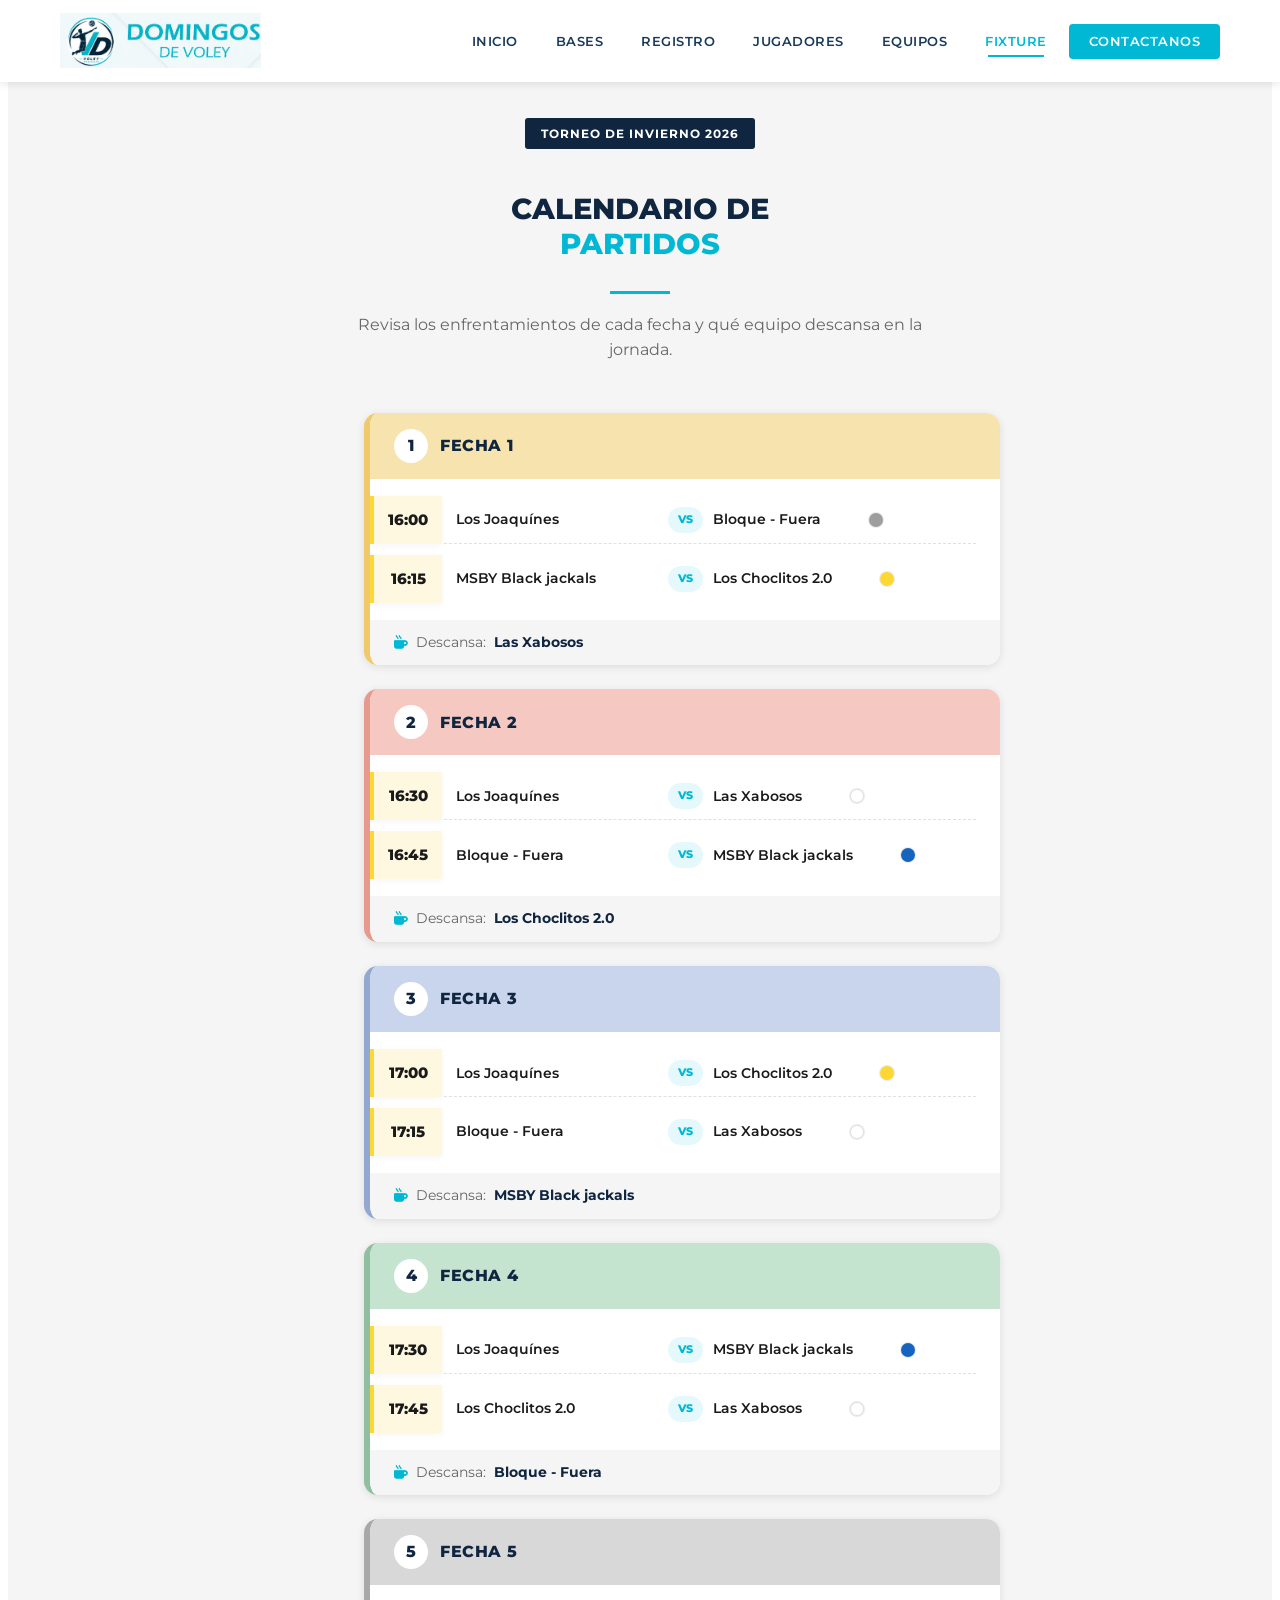
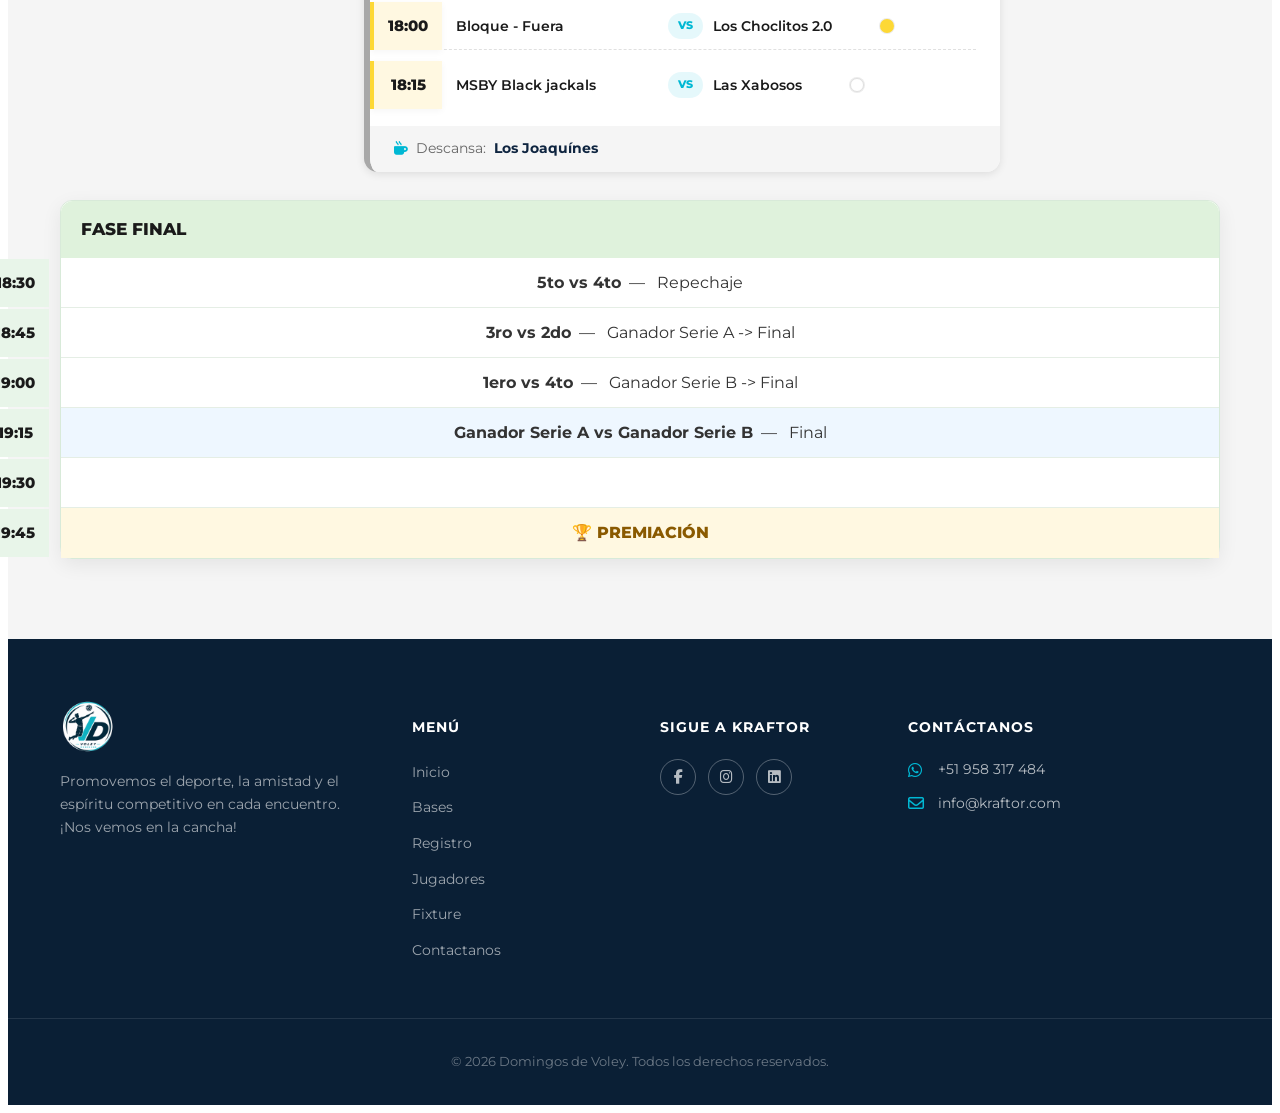
<file: voley/fixture.html>
<!DOCTYPE html>
<html lang="es">
<head>
    <meta charset="UTF-8">
    <meta name="viewport" content="width=device-width, initial-scale=1.0">
    <title>Domingos de Voley - Fixture Torneo de Invierno 2026</title>
    <link rel="stylesheet" href="styles.css">
    <link href="https://fonts.googleapis.com/css2?family=Montserrat:wght@300;400;500;600;700;800;900&display=swap" rel="stylesheet">
    <link rel="stylesheet" href="https://cdnjs.cloudflare.com/ajax/libs/font-awesome/6.5.1/css/all.min.css">

    <link rel="icon" href="images/favicon.png" type="image/x-icon">
<!-- Google Analytics (kraftor.com - GA4) -->
<script async src="https://www.googletagmanager.com/gtag/js?id=G-J3P5W90GJN"></script>
<script>window.dataLayer=window.dataLayer||[];function gtag(){dataLayer.push(arguments);}gtag('js',new Date());gtag('config','G-J3P5W90GJN');</script>
</head>
<body>
    <!-- Navbar -->
    <nav class="navbar">
        <div class="container nav-container">
            <a href="https://kraftor.com/voley/" class="logo">
                <img src="images/logo.png" alt="Domingos de Voley Logo">
            </a>
            <button class="nav-toggle" id="navToggle" aria-label="Abrir menu">
                <i class="fas fa-bars"></i>
            </button>
            <ul class="nav-menu" id="navMenu">
                <li><a href="https://kraftor.com/voley/" class="nav-link">INICIO</a></li>
                <li><a href="doc/bases_torneo_invierno_2026.pdf" target="_blank" class="nav-link">BASES</a></li>
                <li><a href="https://goo.su/Iz4ZI" target="_blank" class="nav-link">REGISTRO</a></li>
                <li><a href="https://kraftor.com/voley/jugadores.html" class="nav-link">JUGADORES</a></li>
                <li><a href="https://kraftor.com/voley/equipos.html" class="nav-link">EQUIPOS</a></li>
                <li><a href="https://kraftor.com/voley/fixture.html" class="nav-link active">FIXTURE</a></li>
                <li><a href="https://api.whatsapp.com/send?phone=+51958317484&text=Acerca%20del%20Torneo%20de%20Invierno%202026" target="_blank" class="nav-link nav-cta">CONTACTANOS</a></li>
            </ul>
        </div>
    </nav>

    <!-- Fixture Section -->
    <section class="fixture-page" id="fixture">
        <div class="container">
            <div class="fixture-header">
                <span class="badge">TORNEO DE INVIERNO 2026</span>
                <h1>
                    <span class="text-dark">CALENDARIO DE</span>
                    <span class="text-accent">PARTIDOS</span>
                </h1>
                <div class="divider"></div>
                <p>Revisa los enfrentamientos de cada fecha y qué equipo descansa en la jornada.</p>
            </div>

            <div class="fixture-list">

                <!-- Fecha 1 -->
                <div class="fixture-card fixture-gold">
                    <div class="fixture-card-header">
                        <span class="fixture-date-number">1</span>
                        <span class="fixture-date-label">FECHA 1</span>
                    </div>
                    <div class="fixture-matches">
                        <div class="fixture-match">
                            <span class="fixture-match-time">16:00</span>
                            <span class="fixture-team"><span class="team-dot" style="background:#1a1a1a;"></span>Los Joaquínes</span>
                            <span class="fixture-vs">VS</span>
                            <span class="fixture-team"><span class="team-dot" style="background:#9e9e9e;"></span>Bloque - Fuera</span>
                        </div>
                        <div class="fixture-match">
                            <span class="fixture-match-time">16:15</span>
                            <span class="fixture-team"><span class="team-dot" style="background:#1565c0;"></span>MSBY Black jackals</span>
                            <span class="fixture-vs">VS</span>
                            <span class="fixture-team"><span class="team-dot" style="background:#fdd835;"></span>Los Choclitos 2.0</span>
                        </div>
                    </div>
                    <div class="fixture-rest">
                        <i class="fas fa-mug-hot"></i> Descansa: <strong>Las Xabosos</strong>
                    </div>
                </div>

                <!-- Fecha 2 -->
                <div class="fixture-card fixture-coral">
                    <div class="fixture-card-header">
                        <span class="fixture-date-number">2</span>
                        <span class="fixture-date-label">FECHA 2</span>
                    </div>
                    <div class="fixture-matches">
                        <div class="fixture-match">
                            <span class="fixture-match-time">16:30</span>
                            <span class="fixture-team"><span class="team-dot" style="background:#1a1a1a;"></span>Los Joaquínes</span>
                            <span class="fixture-vs">VS</span>
                            <span class="fixture-team"><span class="team-dot team-dot-white" style="background:#ffffff;"></span>Las Xabosos</span>
                        </div>
                        <div class="fixture-match">
                            <span class="fixture-match-time">16:45</span>
                            <span class="fixture-team"><span class="team-dot" style="background:#9e9e9e;"></span>Bloque - Fuera</span>
                            <span class="fixture-vs">VS</span>
                            <span class="fixture-team"><span class="team-dot" style="background:#1565c0;"></span>MSBY Black jackals</span>
                        </div>
                    </div>
                    <div class="fixture-rest">
                        <i class="fas fa-mug-hot"></i> Descansa: <strong>Los Choclitos 2.0</strong>
                    </div>
                </div>

                <!-- Fecha 3 -->
                <div class="fixture-card fixture-blue">
                    <div class="fixture-card-header">
                        <span class="fixture-date-number">3</span>
                        <span class="fixture-date-label">FECHA 3</span>
                    </div>
                    <div class="fixture-matches">
                        <div class="fixture-match">
                            <span class="fixture-match-time">17:00</span>
                            <span class="fixture-team"><span class="team-dot" style="background:#1a1a1a;"></span>Los Joaquínes</span>
                            <span class="fixture-vs">VS</span>
                            <span class="fixture-team"><span class="team-dot" style="background:#fdd835;"></span>Los Choclitos 2.0</span>
                        </div>
                        <div class="fixture-match">
                            <span class="fixture-match-time">17:15</span>
                            <span class="fixture-team"><span class="team-dot" style="background:#9e9e9e;"></span>Bloque - Fuera</span>
                            <span class="fixture-vs">VS</span>
                            <span class="fixture-team"><span class="team-dot team-dot-white" style="background:#ffffff;"></span>Las Xabosos</span>
                        </div>
                    </div>
                    <div class="fixture-rest">
                        <i class="fas fa-mug-hot"></i> Descansa: <strong>MSBY Black jackals</strong>
                    </div>
                </div>

                <!-- Fecha 4 -->
                <div class="fixture-card fixture-green">
                    <div class="fixture-card-header">
                        <span class="fixture-date-number">4</span>
                        <span class="fixture-date-label">FECHA 4</span>
                    </div>
                    <div class="fixture-matches">
                        <div class="fixture-match">
                            <span class="fixture-match-time">17:30</span>
                            <span class="fixture-team"><span class="team-dot" style="background:#1a1a1a;"></span>Los Joaquínes</span>
                            <span class="fixture-vs">VS</span>
                            <span class="fixture-team"><span class="team-dot" style="background:#1565c0;"></span>MSBY Black jackals</span>
                        </div>
                        <div class="fixture-match">
                            <span class="fixture-match-time">17:45</span>
                            <span class="fixture-team"><span class="team-dot" style="background:#fdd835;"></span>Los Choclitos 2.0</span>
                            <span class="fixture-vs">VS</span>
                            <span class="fixture-team"><span class="team-dot team-dot-white" style="background:#ffffff;"></span>Las Xabosos</span>
                        </div>
                    </div>
                    <div class="fixture-rest">
                        <i class="fas fa-mug-hot"></i> Descansa: <strong>Bloque - Fuera</strong>
                    </div>
                </div>

                <!-- Fecha 5 -->
                <div class="fixture-card fixture-gray">
                    <div class="fixture-card-header">
                        <span class="fixture-date-number">5</span>
                        <span class="fixture-date-label">FECHA 5</span>
                    </div>
                    <div class="fixture-matches">
                        <div class="fixture-match">
                            <span class="fixture-match-time">18:00</span>
                            <span class="fixture-team"><span class="team-dot" style="background:#9e9e9e;"></span>Bloque - Fuera</span>
                            <span class="fixture-vs">VS</span>
                            <span class="fixture-team"><span class="team-dot" style="background:#fdd835;"></span>Los Choclitos 2.0</span>
                        </div>
                        <div class="fixture-match">
                            <span class="fixture-match-time">18:15</span>
                            <span class="fixture-team"><span class="team-dot" style="background:#1565c0;"></span>MSBY Black jackals</span>
                            <span class="fixture-vs">VS</span>
                            <span class="fixture-team"><span class="team-dot team-dot-white" style="background:#ffffff;"></span>Las Xabosos</span>
                        </div>
                    </div>
                    <div class="fixture-rest">
                        <i class="fas fa-mug-hot"></i> Descansa: <strong>Los Joaquínes</strong>
                    </div>
                </div>

                </div>

                <div class="fixture-final-stage">
                    <div class="fixture-final-stage-header">FASE FINAL</div>
                    <div class="fixture-final-row">
                        <span class="fixture-final-time">18:30</span>
                        <strong>5to vs 4to</strong>&nbsp;&nbsp;—&nbsp;&nbsp; Repechaje
                    </div>
                    <div class="fixture-final-row">
                        <span class="fixture-final-time">18:45</span>
                        <strong>3ro vs 2do</strong>&nbsp;&nbsp;—&nbsp;&nbsp; Ganador Serie A -> Final
                    </div>
                    <div class="fixture-final-row">
                        <span class="fixture-final-time">19:00</span>
                        <strong>1ero vs 4to</strong>&nbsp;&nbsp;—&nbsp;&nbsp; Ganador Serie B -> Final
                    </div>
                    <div class="fixture-final-row final">
                        <span class="fixture-final-time">19:15</span>
                        <strong>Ganador Serie A vs Ganador Serie B</strong>&nbsp;&nbsp;—&nbsp;&nbsp; Final
                    </div>
                    <div class="fixture-final-row">
                        <span class="fixture-final-time">19:30</span>
                    </div>
                    <div class="fixture-final-row awards">
                        <span class="fixture-final-time">19:45</span>
                        🏆 PREMIACIÓN
                    </div>
                </div>

            </div>
        </div>
    </section>

    <!-- Footer -->
    <footer class="footer" id="contacto">
        <div class="container footer-container">
            <div class="footer-brand">
                <div class="footer-logo">
                    <a href="#" class="logo">
                        <img src="images/logo_300_rem_cir.png" alt="Domingos de Voley Logo">
                    </a>
                </div>
                <p>Promovemos el deporte, la amistad y el espíritu competitivo en cada encuentro. ¡Nos vemos en la cancha!</p>
            </div>
            <div class="footer-menu">
                <h4>MENÚ</h4>
                <ul>
                    <li><a href="https://kraftor.com/voley/">Inicio</a></li>
                    <li><a href="doc/bases_torneo_invierno_2026.pdf" target="_blank">Bases</a></li>
                    <li><a href="https://goo.su/Iz4ZI" target="_blank">Registro</a></li>
                    <li><a href="https://kraftor.com/voley/jugadores.html">Jugadores</a></li>
                    <li><a href="https://kraftor.com/voley/fixture.html">Fixture</a></li>
                    <li><a href="https://api.whatsapp.com/send?phone=+51958317484&text=Acerca%20del%20Torneo%20de%20Invierno%202026" target="_blank">Contactanos</a></li>
                </ul>
            </div>
            <div class="footer-social">
                <h4>SIGUE A KRAFTOR</h4>
                <div class="social-icons">
                    <a href="https://www.facebook.com/kraftordigital" target="_blank" aria-label="Facebook"><i class="fab fa-facebook-f"></i></a>
                    <a href="https://www.instagram.com/kraftordigital/" target="_blank" aria-label="Instagram"><i class="fab fa-instagram"></i></a>
                    <a href="https://www.linkedin.com/company/kraftor/" target="_blank" aria-label="LikedIn"><i class="fab fa-linkedin"></i></a>
                </div>
            </div>
            <div class="footer-contact">
                <h4>CONTÁCTANOS</h4>
                <div class="contact-item">
                    <i class="fab fa-whatsapp"></i>
                    <span>+51 958 317 484</span>
                </div>
                <div class="contact-item">
                    <i class="far fa-envelope"></i>
                    <span>info@kraftor.com</span>
                </div>
            </div>
        </div>
        <div class="footer-bottom">
            <div class="container">
                <p>© 2026 Domingos de Voley. Todos los derechos reservados.</p>
            </div>
        </div>
    </footer>

    <script>
        // Mobile menu toggle
        const navToggle = document.getElementById('navToggle');
        const navMenu = document.getElementById('navMenu');

        navToggle.addEventListener('click', () => {
            navMenu.classList.toggle('active');
            navToggle.querySelector('i').classList.toggle('fa-bars');
            navToggle.querySelector('i').classList.toggle('fa-times');
        });

        // Smooth scroll for nav links
        document.querySelectorAll('a[href^="#"]').forEach(anchor => {
            anchor.addEventListener('click', function (e) {
                e.preventDefault();
                const target = document.querySelector(this.getAttribute('href'));
                if (target) {
                    target.scrollIntoView({ behavior: 'smooth' });
                    navMenu.classList.remove('active');
                }
            });
        });
    </script>
</body>
</html>
</file>
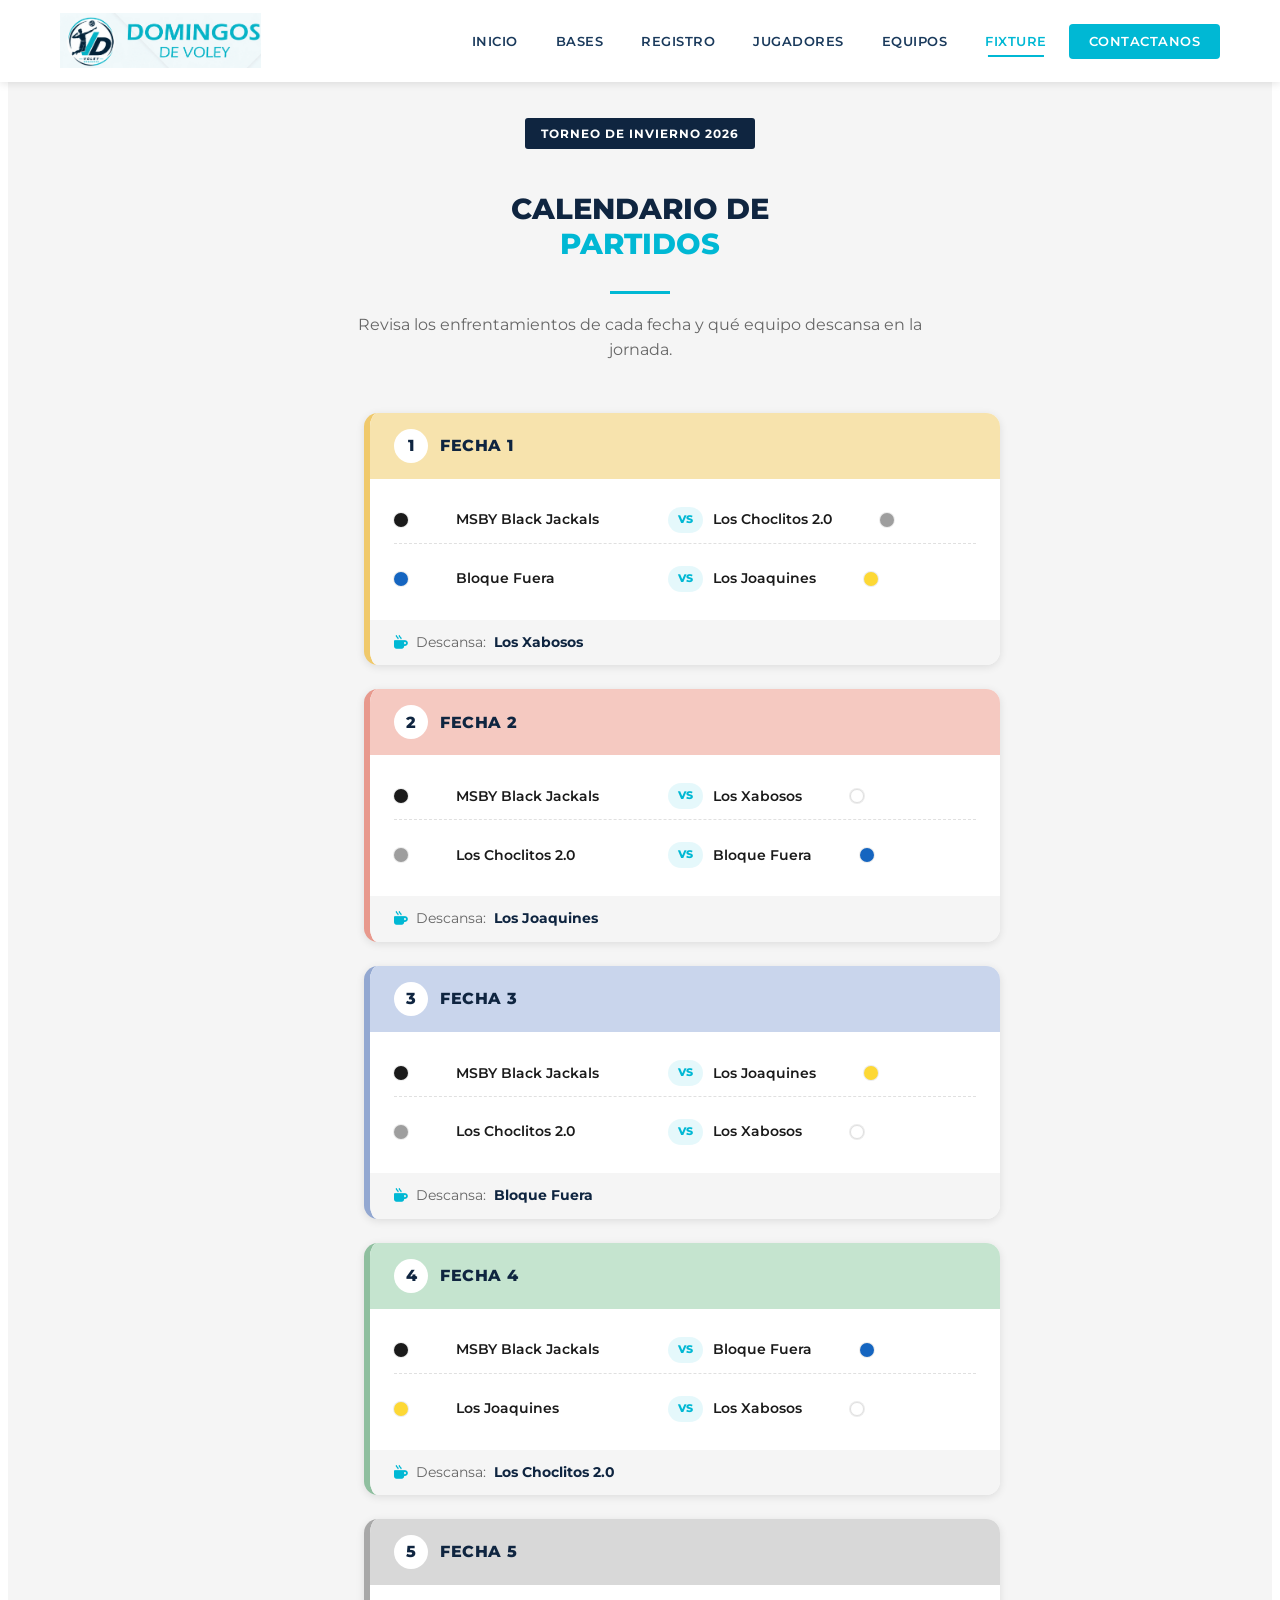
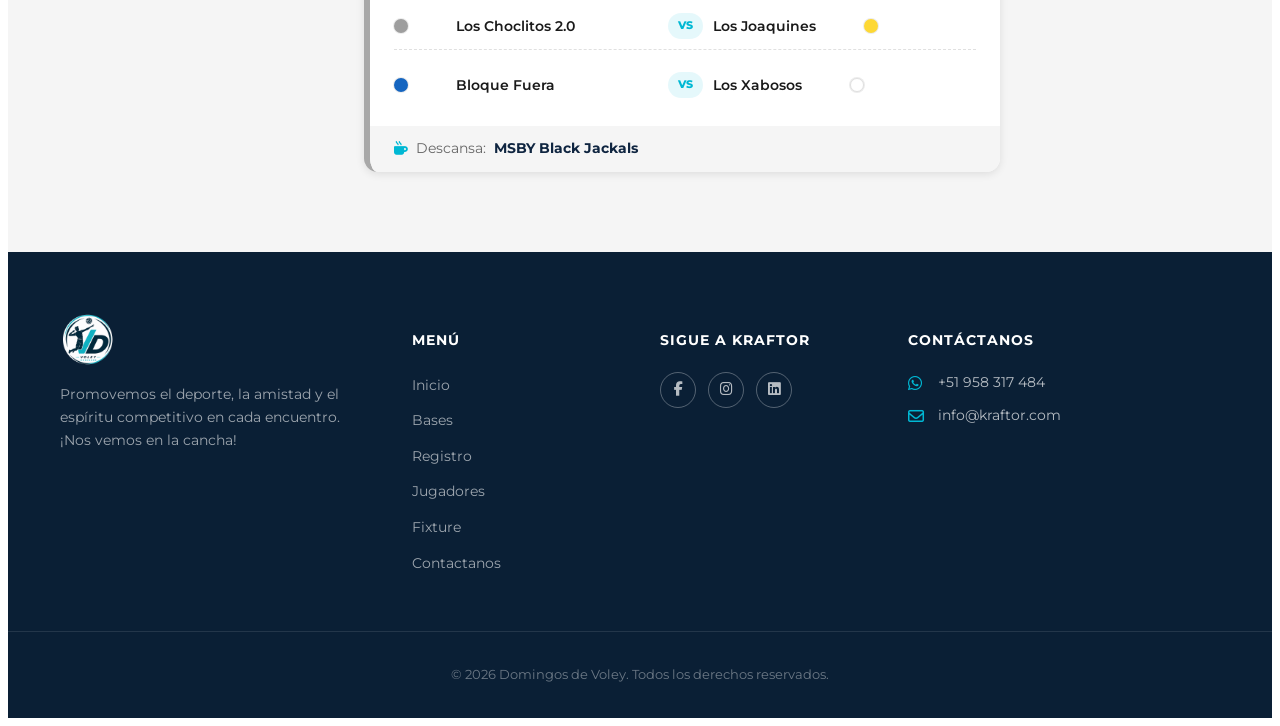
<file: voley/fixture_e.html>
<!DOCTYPE html>
<html lang="es">
<head>
    <meta charset="UTF-8">
    <meta name="viewport" content="width=device-width, initial-scale=1.0">
    <title>Domingos de Voley - Fixture Torneo de Invierno 2026</title>
    <link rel="stylesheet" href="styles.css">
    <link href="https://fonts.googleapis.com/css2?family=Montserrat:wght@300;400;500;600;700;800;900&display=swap" rel="stylesheet">
    <link rel="stylesheet" href="https://cdnjs.cloudflare.com/ajax/libs/font-awesome/6.5.1/css/all.min.css">
    <link rel="icon" href="images/favicon.png" type="image/x-icon">
<!-- Google Analytics (kraftor.com - GA4) -->
<script async src="https://www.googletagmanager.com/gtag/js?id=G-J3P5W90GJN"></script>
<script>window.dataLayer=window.dataLayer||[];function gtag(){dataLayer.push(arguments);}gtag('js',new Date());gtag('config','G-J3P5W90GJN');</script>
</head>
<body>
    <!-- Navbar -->
    <nav class="navbar">
        <div class="container nav-container">
            <a href="https://kraftor.com/voley/" class="logo">
                <img src="images/logo.png" alt="Domingos de Voley Logo">
            </a>
            <button class="nav-toggle" id="navToggle" aria-label="Abrir menu">
                <i class="fas fa-bars"></i>
            </button>
            <ul class="nav-menu" id="navMenu">
                <li><a href="https://kraftor.com/voley/" class="nav-link">INICIO</a></li>
                <li><a href="doc/bases_torneo_invierno_2026.pdf" target="_blank" class="nav-link">BASES</a></li>
                <li><a href="https://goo.su/Iz4ZI" target="_blank" class="nav-link">REGISTRO</a></li>
                <li><a href="https://kraftor.com/voley/jugadores.html" class="nav-link">JUGADORES</a></li>
                <li><a href="https://kraftor.com/voley/equipos.html" class="nav-link">EQUIPOS</a></li>
                <li><a href="https://kraftor.com/voley/fixture.html" class="nav-link active">FIXTURE</a></li>
                <li><a href="https://api.whatsapp.com/send?phone=+51958317484&text=Acerca%20del%20Torneo%20de%20Invierno%202026" target="_blank" class="nav-link nav-cta">CONTACTANOS</a></li>
            </ul>
        </div>
    </nav>

    <!-- Fixture Section -->
    <section class="fixture-page" id="fixture">
        <div class="container">
            <div class="fixture-header">
                <span class="badge">TORNEO DE INVIERNO 2026</span>
                <h1>
                    <span class="text-dark">CALENDARIO DE</span>
                    <span class="text-accent">PARTIDOS</span>
                </h1>
                <div class="divider"></div>
                <p>Revisa los enfrentamientos de cada fecha y qué equipo descansa en la jornada.</p>
            </div>

            <div class="fixture-list">

                <!-- Fecha 1 -->
                <div class="fixture-card fixture-gold">
                    <div class="fixture-card-header">
                        <span class="fixture-date-number">1</span>
                        <span class="fixture-date-label">FECHA 1</span>
                    </div>
                    <div class="fixture-matches">
                        <div class="fixture-match">
                            <span class="fixture-team"><span class="team-dot" style="background:#1a1a1a;"></span>MSBY Black Jackals</span>
                            <span class="fixture-vs">VS</span>
                            <span class="fixture-team"><span class="team-dot" style="background:#9e9e9e;"></span>Los Choclitos 2.0</span>
                        </div>
                        <div class="fixture-match">
                            <span class="fixture-team"><span class="team-dot" style="background:#1565c0;"></span>Bloque Fuera</span>
                            <span class="fixture-vs">VS</span>
                            <span class="fixture-team"><span class="team-dot" style="background:#fdd835;"></span>Los Joaquines</span>
                        </div>
                    </div>
                    <div class="fixture-rest">
                        <i class="fas fa-mug-hot"></i> Descansa: <strong>Los Xabosos</strong>
                    </div>
                </div>

                <!-- Fecha 2 -->
                <div class="fixture-card fixture-coral">
                    <div class="fixture-card-header">
                        <span class="fixture-date-number">2</span>
                        <span class="fixture-date-label">FECHA 2</span>
                    </div>
                    <div class="fixture-matches">
                        <div class="fixture-match">
                            <span class="fixture-team"><span class="team-dot" style="background:#1a1a1a;"></span>MSBY Black Jackals</span>
                            <span class="fixture-vs">VS</span>
                            <span class="fixture-team"><span class="team-dot team-dot-white" style="background:#ffffff;"></span>Los Xabosos</span>
                        </div>
                        <div class="fixture-match">
                            <span class="fixture-team"><span class="team-dot" style="background:#9e9e9e;"></span>Los Choclitos 2.0</span>
                            <span class="fixture-vs">VS</span>
                            <span class="fixture-team"><span class="team-dot" style="background:#1565c0;"></span>Bloque Fuera</span>
                        </div>
                    </div>
                    <div class="fixture-rest">
                        <i class="fas fa-mug-hot"></i> Descansa: <strong>Los Joaquines</strong>
                    </div>
                </div>

                <!-- Fecha 3 -->
                <div class="fixture-card fixture-blue">
                    <div class="fixture-card-header">
                        <span class="fixture-date-number">3</span>
                        <span class="fixture-date-label">FECHA 3</span>
                    </div>
                    <div class="fixture-matches">
                        <div class="fixture-match">
                            <span class="fixture-team"><span class="team-dot" style="background:#1a1a1a;"></span>MSBY Black Jackals</span>
                            <span class="fixture-vs">VS</span>
                            <span class="fixture-team"><span class="team-dot" style="background:#fdd835;"></span>Los Joaquines</span>
                        </div>
                        <div class="fixture-match">
                            <span class="fixture-team"><span class="team-dot" style="background:#9e9e9e;"></span>Los Choclitos 2.0</span>
                            <span class="fixture-vs">VS</span>
                            <span class="fixture-team"><span class="team-dot team-dot-white" style="background:#ffffff;"></span>Los Xabosos</span>
                        </div>
                    </div>
                    <div class="fixture-rest">
                        <i class="fas fa-mug-hot"></i> Descansa: <strong>Bloque Fuera</strong>
                    </div>
                </div>

                <!-- Fecha 4 -->
                <div class="fixture-card fixture-green">
                    <div class="fixture-card-header">
                        <span class="fixture-date-number">4</span>
                        <span class="fixture-date-label">FECHA 4</span>
                    </div>
                    <div class="fixture-matches">
                        <div class="fixture-match">
                            <span class="fixture-team"><span class="team-dot" style="background:#1a1a1a;"></span>MSBY Black Jackals</span>
                            <span class="fixture-vs">VS</span>
                            <span class="fixture-team"><span class="team-dot" style="background:#1565c0;"></span>Bloque Fuera</span>
                        </div>
                        <div class="fixture-match">
                            <span class="fixture-team"><span class="team-dot" style="background:#fdd835;"></span>Los Joaquines</span>
                            <span class="fixture-vs">VS</span>
                            <span class="fixture-team"><span class="team-dot team-dot-white" style="background:#ffffff;"></span>Los Xabosos</span>
                        </div>
                    </div>
                    <div class="fixture-rest">
                        <i class="fas fa-mug-hot"></i> Descansa: <strong>Los Choclitos 2.0</strong>
                    </div>
                </div>

                <!-- Fecha 5 -->
                <div class="fixture-card fixture-gray">
                    <div class="fixture-card-header">
                        <span class="fixture-date-number">5</span>
                        <span class="fixture-date-label">FECHA 5</span>
                    </div>
                    <div class="fixture-matches">
                        <div class="fixture-match">
                            <span class="fixture-team"><span class="team-dot" style="background:#9e9e9e;"></span>Los Choclitos 2.0</span>
                            <span class="fixture-vs">VS</span>
                            <span class="fixture-team"><span class="team-dot" style="background:#fdd835;"></span>Los Joaquines</span>
                        </div>
                        <div class="fixture-match">
                            <span class="fixture-team"><span class="team-dot" style="background:#1565c0;"></span>Bloque Fuera</span>
                            <span class="fixture-vs">VS</span>
                            <span class="fixture-team"><span class="team-dot team-dot-white" style="background:#ffffff;"></span>Los Xabosos</span>
                        </div>
                    </div>
                    <div class="fixture-rest">
                        <i class="fas fa-mug-hot"></i> Descansa: <strong>MSBY Black Jackals</strong>
                    </div>
                </div>

            </div>
        </div>
    </section>

    <!-- Footer -->
    <footer class="footer" id="contacto">
        <div class="container footer-container">
            <div class="footer-brand">
                <div class="footer-logo">
                    <a href="#" class="logo">
                        <img src="images/logo_300_rem_cir.png" alt="Domingos de Voley Logo">
                    </a>
                </div>
                <p>Promovemos el deporte, la amistad y el espíritu competitivo en cada encuentro. ¡Nos vemos en la cancha!</p>
            </div>
            <div class="footer-menu">
                <h4>MENÚ</h4>
                <ul>
                    <li><a href="https://kraftor.com/voley/">Inicio</a></li>
                    <li><a href="doc/bases_torneo_invierno_2026.pdf" target="_blank">Bases</a></li>
                    <li><a href="https://goo.su/Iz4ZI" target="_blank">Registro</a></li>
                    <li><a href="https://kraftor.com/voley/jugadores.html">Jugadores</a></li>
                    <li><a href="https://kraftor.com/voley/fixture.html">Fixture</a></li>
                    <li><a href="https://api.whatsapp.com/send?phone=+51958317484&text=Acerca%20del%20Torneo%20de%20Invierno%202026" target="_blank">Contactanos</a></li>
                </ul>
            </div>
            <div class="footer-social">
                <h4>SIGUE A KRAFTOR</h4>
                <div class="social-icons">
                    <a href="https://www.facebook.com/kraftordigital" target="_blank" aria-label="Facebook"><i class="fab fa-facebook-f"></i></a>
                    <a href="https://www.instagram.com/kraftordigital/" target="_blank" aria-label="Instagram"><i class="fab fa-instagram"></i></a>
                    <a href="https://www.linkedin.com/company/kraftor/" target="_blank" aria-label="LikedIn"><i class="fab fa-linkedin"></i></a>
                </div>
            </div>
            <div class="footer-contact">
                <h4>CONTÁCTANOS</h4>
                <div class="contact-item">
                    <i class="fab fa-whatsapp"></i>
                    <span>+51 958 317 484</span>
                </div>
                <div class="contact-item">
                    <i class="far fa-envelope"></i>
                    <span>info@kraftor.com</span>
                </div>
            </div>
        </div>
        <div class="footer-bottom">
            <div class="container">
                <p>© 2026 Domingos de Voley. Todos los derechos reservados.</p>
            </div>
        </div>
    </footer>

    <script>
        // Mobile menu toggle
        const navToggle = document.getElementById('navToggle');
        const navMenu = document.getElementById('navMenu');

        navToggle.addEventListener('click', () => {
            navMenu.classList.toggle('active');
            navToggle.querySelector('i').classList.toggle('fa-bars');
            navToggle.querySelector('i').classList.toggle('fa-times');
        });

        // Smooth scroll for nav links
        document.querySelectorAll('a[href^="#"]').forEach(anchor => {
            anchor.addEventListener('click', function (e) {
                e.preventDefault();
                const target = document.querySelector(this.getAttribute('href'));
                if (target) {
                    target.scrollIntoView({ behavior: 'smooth' });
                    navMenu.classList.remove('active');
                }
            });
        });
    </script>
</body>
</html>
</file>
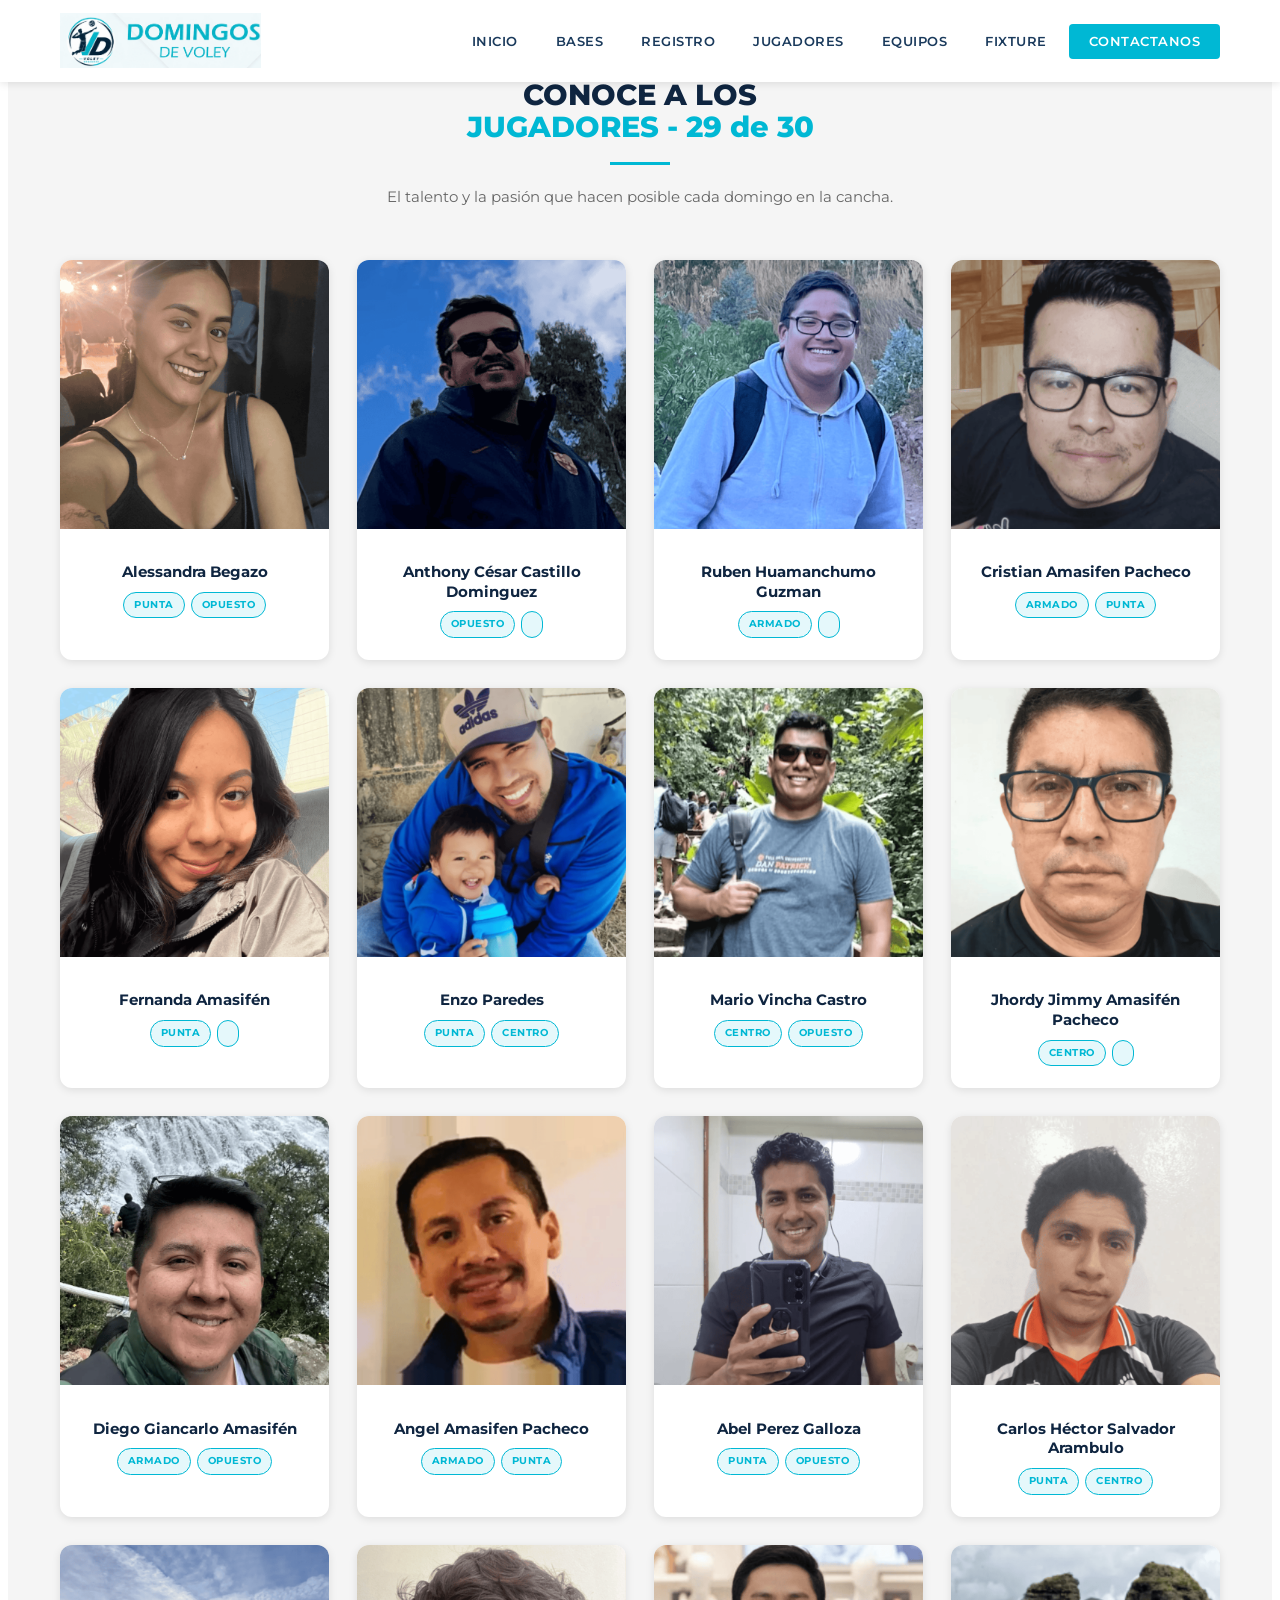
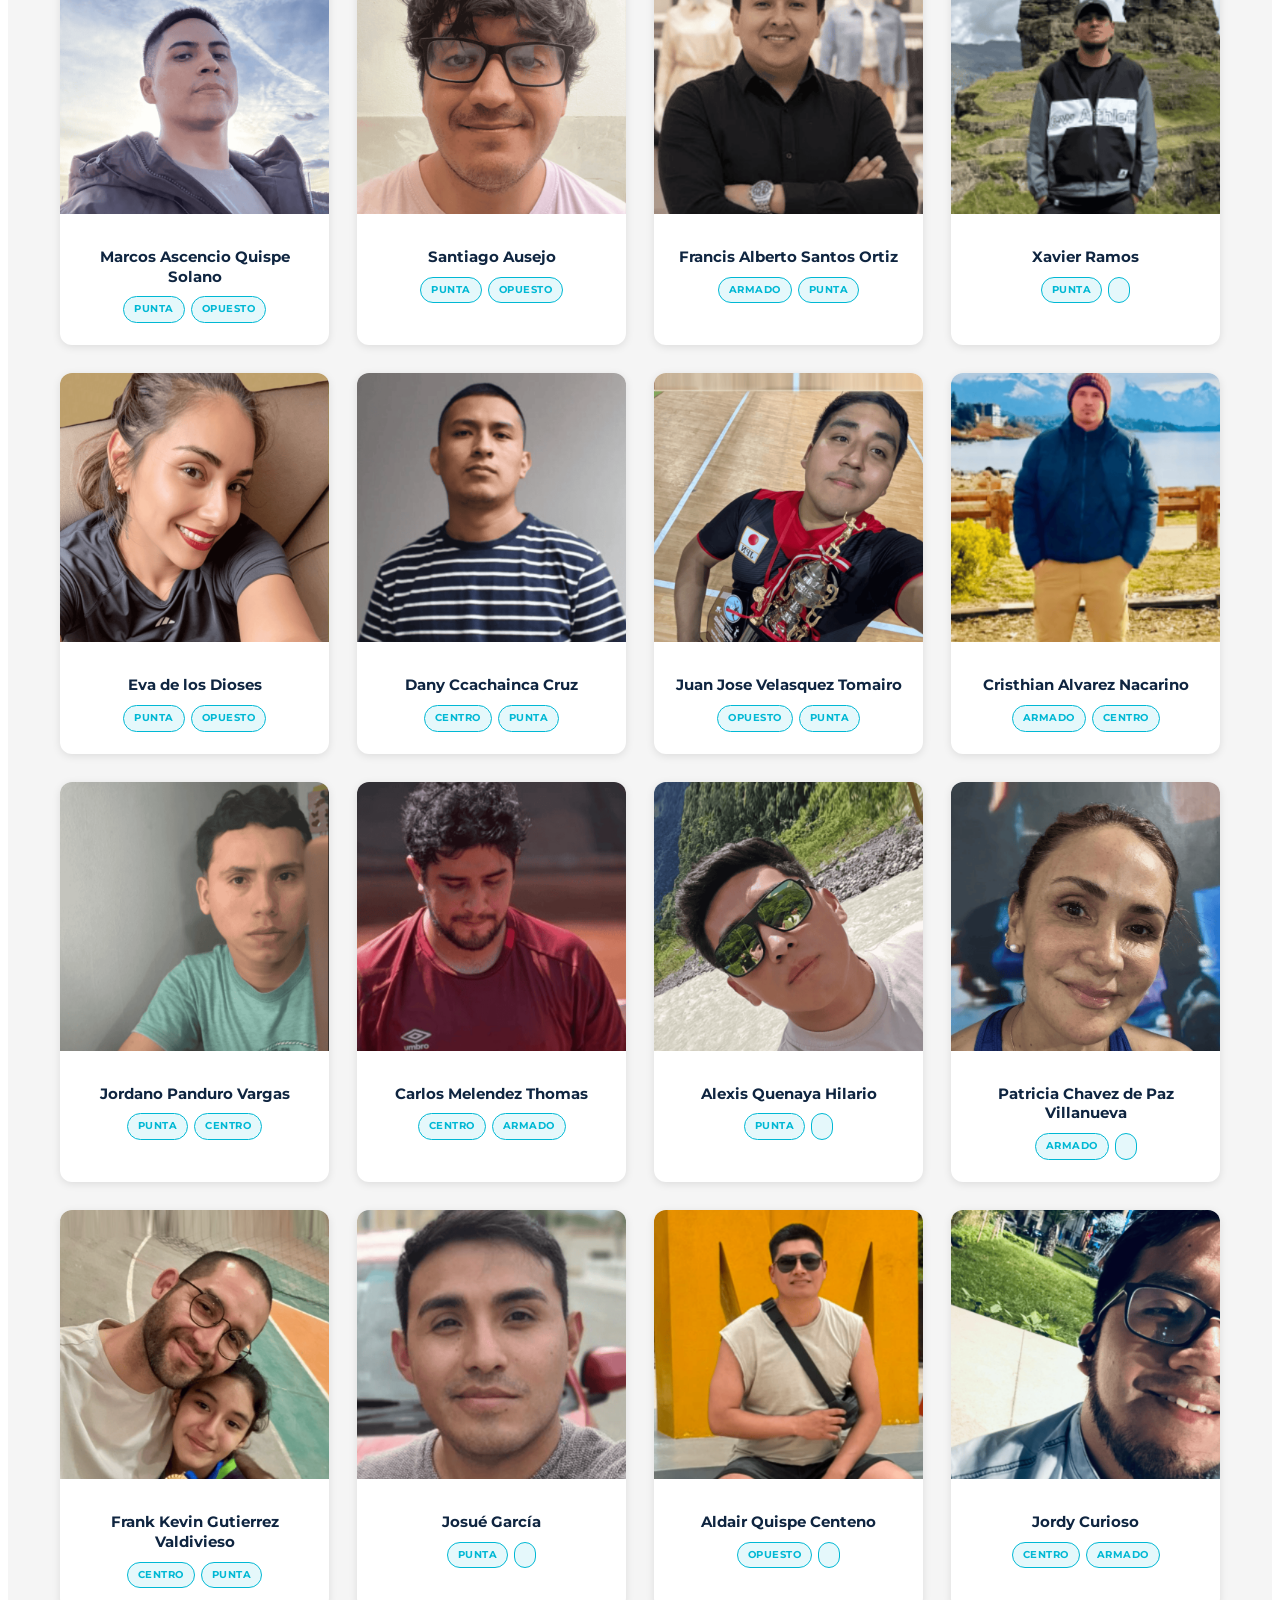
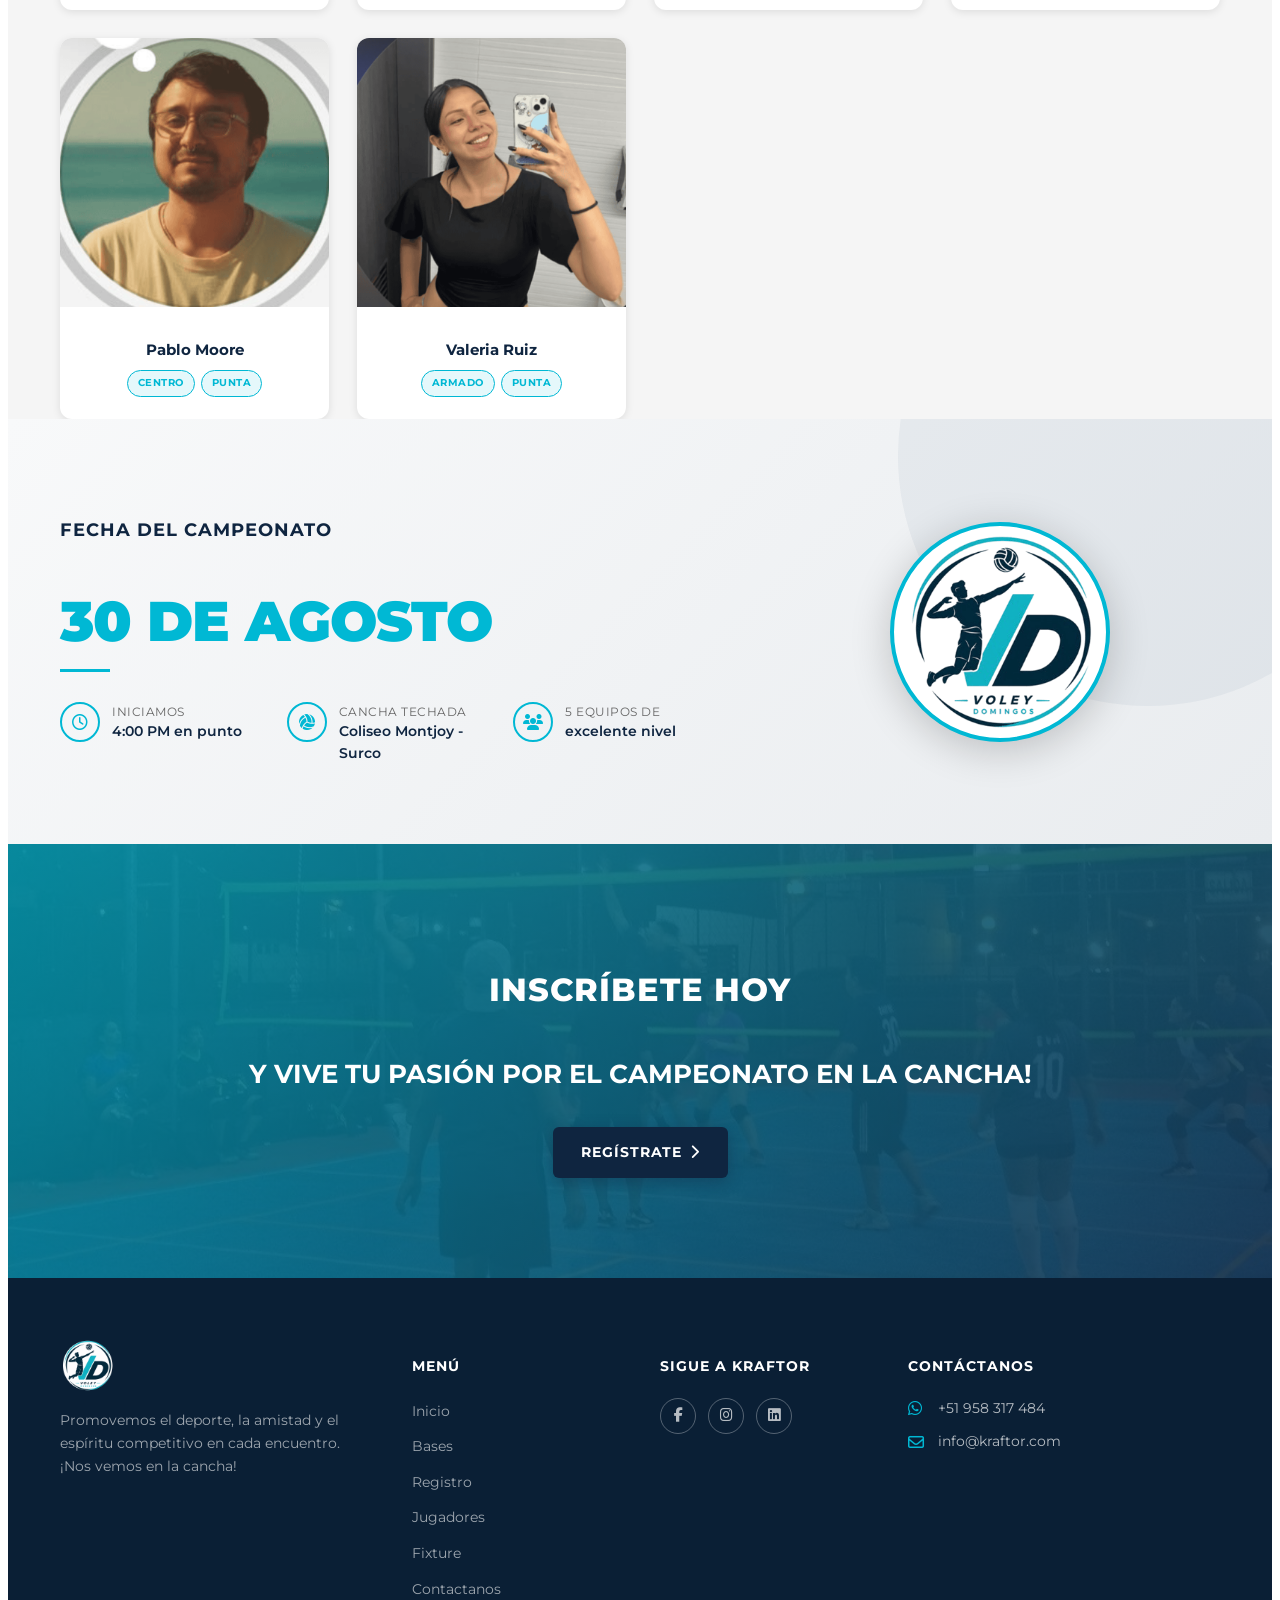
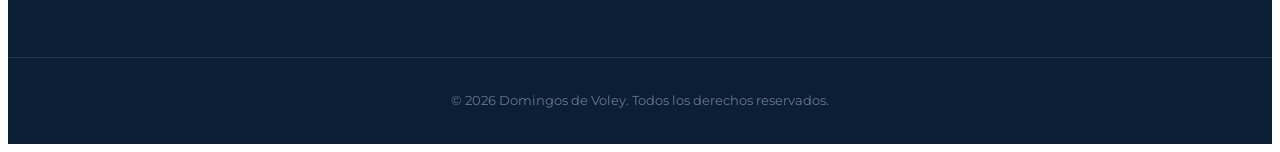
<file: voley/jugadores.html>
<!DOCTYPE html>
<html lang="es">
<head>
    <meta charset="UTF-8">
    <meta name="viewport" content="width=device-width, initial-scale=1.0">
    <title>Domingos de Voley - Torneo de Invierno 2026</title>
    <link rel="stylesheet" href="styles.css">
    <link href="https://fonts.googleapis.com/css2?family=Montserrat:wght@300;400;500;600;700;800;900&display=swap" rel="stylesheet">
    <link rel="stylesheet" href="https://cdnjs.cloudflare.com/ajax/libs/font-awesome/6.5.1/css/all.min.css">
    <link rel="icon" href="images/favicon.png" type="image/x-icon">
<!-- Google Analytics (kraftor.com - GA4) -->
<script async src="https://www.googletagmanager.com/gtag/js?id=G-J3P5W90GJN"></script>
<script>window.dataLayer=window.dataLayer||[];function gtag(){dataLayer.push(arguments);}gtag('js',new Date());gtag('config','G-J3P5W90GJN');</script>
</head>
<body>
    <!-- Navbar -->
    <nav class="navbar">
        <div class="container nav-container">
            <a href="https://kraftor.com/voley/" class="logo">
                <img src="images/logo.png" alt="Domingos de Voley Logo">
            </a>
            <button class="nav-toggle" id="navToggle" aria-label="Abrir menu">
                <i class="fas fa-bars"></i>
            </button>
            <ul class="nav-menu" id="navMenu">
                <li><a href="https://kraftor.com/voley/" class="nav-link">INICIO</a></li>
                <li><a href="doc/bases_torneo_invierno_2026.pdf" target="_blank" class="nav-link">BASES</a></li>
                <li><a href="https://goo.su/Iz4ZI" target="_blank" class="nav-link">REGISTRO</a></li>
                <li><a href="https://kraftor.com/voley/jugadores.html" class="nav-link active">JUGADORES</a></li>
                <li><a href="https://kraftor.com/voley/equipos.html" class="nav-link">EQUIPOS</a></li>
                <li><a href="https://kraftor.com/voley/fixture.html" class="nav-link">FIXTURE</a></li>
                <li><a href="https://api.whatsapp.com/send?phone=+51958317484&text=Acerca%20del%20Torneo%20de%20Invierno%202026" target="_blank" class="nav-link nav-cta">CONTACTANOS</a></li>
            </ul>
        </div>
    </nav>


<!-- Players Section -->
<section class="players" id="jugadores">
    <div class="container">
        <div class="players-header">
            <span><br><br></span>
            <h2>
                <span class="text-dark">CONOCE A LOS</span>
                <span class="text-accent">JUGADORES - 29 de 30</span>
            </h2>
            <div class="divider"></div>
            <p>El talento y la pasión que hacen posible cada domingo en la cancha.</p>
        </div>

        <div class="players-grid">
            <!-- <div class="player-card">
                <div class="player-photo">
                    <img src="images/jugadores/001.png" alt="Solange Arévalo">
                </div>
                <div class="player-info">
                    <h3>Solange Arévalo</h3>
                    <div class="player-positions">
                        <span class="position-tag">Armado</span>
                        <span class="position-tag"></span>
                    </div>
                </div>
            </div> -->

            <div class="player-card">
                <div class="player-photo">
                    <img src="images/jugadores/002.png" alt="Alessandra Begazo">
                </div>
                <div class="player-info">
                    <h3>Alessandra Begazo</h3>
                    <div class="player-positions">
                        <span class="position-tag">Punta</span>
                        <span class="position-tag">Opuesto</span>
                    </div>
                </div>
            </div>

            <div class="player-card">
                <div class="player-photo">
                    <img src="images/jugadores/003.png" alt="Anthony César Castillo Dominguez ">
                </div>
                <div class="player-info">
                    <h3>Anthony César Castillo Dominguez </h3>
                    <div class="player-positions">
                        <span class="position-tag">Opuesto</span>
                        <span class="position-tag"></span>
                    </div>
                </div>
            </div>

            <div class="player-card">
                <div class="player-photo">
                    <img src="images/jugadores/004.png" alt="Ruben Huamanchumo Guzman">
                </div>
                <div class="player-info">
                    <h3>Ruben Huamanchumo Guzman</h3>
                    <div class="player-positions">
                        <span class="position-tag">Armado</span>
                        <span class="position-tag"></span>
                    </div>
                </div>
            </div>

            <div class="player-card">
                <div class="player-photo">
                    <img src="images/jugadores/005.png" alt="Cristian Amasifen Pacheco">
                </div>
                <div class="player-info">
                    <h3>Cristian Amasifen Pacheco</h3>
                    <div class="player-positions">
                        <span class="position-tag">Armado</span>
                        <span class="position-tag">Punta</span>
                    </div>
                </div>
            </div>

            <div class="player-card">
                <div class="player-photo">
                    <img src="images/jugadores/006.png" alt="Fernanda Amasifén">
                </div>
                <div class="player-info">
                    <h3>Fernanda Amasifén</h3>
                    <div class="player-positions">
                        <span class="position-tag">Punta</span>
                        <span class="position-tag"></span>
                    </div>
                </div>
            </div>

            <div class="player-card">
                <div class="player-photo">
                    <img src="images/jugadores/007.png" alt="Enzo Paredes">
                </div>
                <div class="player-info">
                    <h3>Enzo Paredes</h3>
                    <div class="player-positions">
                        <span class="position-tag">Punta</span>
                        <span class="position-tag">Centro</span>
                    </div>
                </div>
            </div>

            <div class="player-card">
                <div class="player-photo">
                    <img src="images/jugadores/008.png" alt="Mario Vincha Castro">
                </div>
                <div class="player-info">
                    <h3>Mario Vincha Castro</h3>
                    <div class="player-positions">
                        <span class="position-tag">Centro</span>
                        <span class="position-tag">Opuesto</span>
                    </div>
                </div>
            </div>

            <div class="player-card">
                <div class="player-photo">
                    <img src="images/jugadores/009.png" alt="Jhordy Jimmy Amasifén Pacheco">
                </div>
                <div class="player-info">
                    <h3>Jhordy Jimmy Amasifén Pacheco</h3>
                    <div class="player-positions">
                        <span class="position-tag">Centro</span>
                        <span class="position-tag"></span>
                    </div>
                </div>
            </div>

            <div class="player-card">
                <div class="player-photo">
                    <img src="images/jugadores/010.png" alt="Diego Giancarlo Amasifén">
                </div>
                <div class="player-info">
                    <h3>Diego Giancarlo Amasifén</h3>
                    <div class="player-positions">
                        <span class="position-tag">Armado</span>
                        <span class="position-tag">Opuesto</span>
                    </div>
                </div>
            </div>

            <div class="player-card">
                <div class="player-photo">
                    <img src="images/jugadores/011.png" alt="Angel Amasifen Pacheco">
                </div>
                <div class="player-info">
                    <h3>Angel Amasifen Pacheco</h3>
                    <div class="player-positions">
                        <span class="position-tag">Armado</span>
                        <span class="position-tag">Punta</span>
                    </div>
                </div>
            </div>

            <div class="player-card">
                <div class="player-photo">
                    <img src="images/jugadores/012.png" alt="Abel Perez Galloza">
                </div>
                <div class="player-info">
                    <h3>Abel Perez Galloza</h3>
                    <div class="player-positions">
                        <span class="position-tag">Punta</span>
                        <span class="position-tag">Opuesto</span>
                    </div>
                </div>
            </div>

            <!-- <div class="player-card">
                <div class="player-photo">
                    <img src="images/jugadores/013.png" alt="César Alberto Ramos Gonzaga">
                </div>
                <div class="player-info">
                    <h3>César Alberto Ramos Gonzaga</h3>
                    <div class="player-positions">
                        <span class="position-tag">Centro</span>
                        <span class="position-tag">Punta</span>
                    </div>
                </div>
            </div> -->

            <div class="player-card">
                <div class="player-photo">
                    <img src="images/jugadores/014.png" alt="Carlos Héctor Salvador Arambulo">
                </div>
                <div class="player-info">
                    <h3>Carlos Héctor Salvador Arambulo</h3>
                    <div class="player-positions">
                        <span class="position-tag">Punta</span>
                        <span class="position-tag">Centro</span>
                    </div>
                </div>
            </div>

            <div class="player-card">
                <div class="player-photo">
                    <img src="images/jugadores/015.png" alt="Marcos Ascencio Quispe Solano">
                </div>
                <div class="player-info">
                    <h3>Marcos Ascencio Quispe Solano</h3>
                    <div class="player-positions">
                        <span class="position-tag">Punta</span>
                        <span class="position-tag">Opuesto</span>
                    </div>
                </div>
            </div>

            <div class="player-card">
                <div class="player-photo">
                    <img src="images/jugadores/016.png" alt="Santiago Ausejo">
                </div>
                <div class="player-info">
                    <h3>Santiago Ausejo</h3>
                    <div class="player-positions">
                        <span class="position-tag">Punta</span>
                        <span class="position-tag">Opuesto</span>
                    </div>
                </div>
            </div>

            <div class="player-card">
                <div class="player-photo">
                    <img src="images/jugadores/017.png" alt="Francis Alberto Santos Ortiz">
                </div>
                <div class="player-info">
                    <h3>Francis Alberto Santos Ortiz</h3>
                    <div class="player-positions">
                        <span class="position-tag">Armado</span>
                        <span class="position-tag">Punta</span>
                    </div>
                </div>
            </div>

            <div class="player-card">
                <div class="player-photo">
                    <img src="images/jugadores/018.png" alt="Xavier Ramos">
                </div>
                <div class="player-info">
                    <h3>Xavier Ramos</h3>
                    <div class="player-positions">
                        <span class="position-tag">Punta</span>
                        <span class="position-tag"></span>
                    </div>
                </div>
            </div>

            <div class="player-card">
                <div class="player-photo">
                    <img src="images/jugadores/019.png" alt="Eva de los Dioses">
                </div>
                <div class="player-info">
                    <h3>Eva de los Dioses</h3>
                    <div class="player-positions">
                        <span class="position-tag">Punta</span>
                        <span class="position-tag">Opuesto</span>
                    </div>
                </div>
            </div> 


            <div class="player-card">
                <div class="player-photo">
                    <img src="images/jugadores/020.png" alt="Dany Ccachainca Cruz">
                </div>
                <div class="player-info">
                    <h3>Dany Ccachainca Cruz</h3>
                    <div class="player-positions">
                        <span class="position-tag">Centro</span>
                        <span class="position-tag">Punta</span>
                    </div>
                </div>
            </div> 

            <div class="player-card">
                <div class="player-photo">
                    <img src="images/jugadores/021.png" alt="Juan Jose Velasquez Tomairo">
                </div>
                <div class="player-info">
                    <h3>Juan Jose Velasquez Tomairo</h3>
                    <div class="player-positions">
                        <span class="position-tag">Opuesto</span>
                        <span class="position-tag">Punta</span>
                    </div>
                </div>
            </div> 

            <div class="player-card">
                <div class="player-photo">
                    <img src="images/jugadores/022.png" alt="Cristhian Alvarez Nacarino">
                </div>
                <div class="player-info">
                    <h3>Cristhian Alvarez Nacarino</h3>
                    <div class="player-positions">
                        <span class="position-tag">Armado</span>
                        <span class="position-tag">Centro</span>
                    </div>
                </div>
            </div> 

            <div class="player-card">
                <div class="player-photo">
                    <img src="images/jugadores/023.png" alt="Jordano Panduro Vargas">
                </div>
                <div class="player-info">
                    <h3>Jordano Panduro Vargas</h3>
                    <div class="player-positions">
                        <span class="position-tag">Punta</span>
                        <span class="position-tag">Centro</span>
                    </div>
                </div>
            </div> 

            <div class="player-card">
                <div class="player-photo">
                    <img src="images/jugadores/024.png" alt="Carlos Melendez Thomas">
                </div>
                <div class="player-info">
                    <h3>Carlos Melendez Thomas</h3>
                    <div class="player-positions">
                        <span class="position-tag">Centro</span>
                        <span class="position-tag">Armado</span>
                    </div>
                </div>
            </div> 

            <div class="player-card">
                <div class="player-photo">
                    <img src="images/jugadores/025.png" alt="Alexis Quenaya Hilario">
                </div>
                <div class="player-info">
                    <h3>Alexis Quenaya Hilario</h3>
                    <div class="player-positions">
                        <span class="position-tag">Punta</span>
                        <span class="position-tag"></span>
                    </div>
                </div>
            </div>             

            <!-- <div class="player-card">
                <div class="player-photo">
                    <img src="images/jugadores/026.png" alt="Américo Zambrano">
                </div>
                <div class="player-info">
                    <h3>Américo Zambrano</h3>
                    <div class="player-positions">
                        <span class="position-tag">Centro</span>
                        <span class="position-tag">Punta</span>
                    </div>
                </div>
            </div>  -->

            <div class="player-card">
                <div class="player-photo">
                    <img src="images/jugadores/027.png" alt="Patricia Chavez de Paz Villanueva">
                </div>
                <div class="player-info">
                    <h3>Patricia Chavez de Paz Villanueva</h3>
                    <div class="player-positions">
                        <span class="position-tag">Armado</span>
                        <span class="position-tag"></span>
                    </div>
                </div>
            </div> 


            <div class="player-card">
                <div class="player-photo">
                    <img src="images/jugadores/034.png" alt="Frank Kevin Gutierrez Valdivieso">
                </div>
                <div class="player-info">
                    <h3>Frank Kevin Gutierrez Valdivieso</h3>
                    <div class="player-positions">
                        <span class="position-tag">centro</span>
                        <span class="position-tag">punta</span>
                    </div>
                </div>
            </div> 

            <div class="player-card">
                <div class="player-photo">
                    <img src="images/jugadores/029.png" alt="Josué García">
                </div>
                <div class="player-info">
                    <h3>Josué García</h3>
                    <div class="player-positions">
                        <span class="position-tag">punta</span>
                        <span class="position-tag"></span>
                    </div>
                </div>
            </div> 

            <div class="player-card">
                <div class="player-photo">
                    <img src="images/jugadores/030.png" alt="Aldair Quispe Centeno">
                </div>
                <div class="player-info">
                    <h3>Aldair Quispe Centeno</h3>
                    <div class="player-positions">
                        <span class="position-tag">opuesto</span>
                        <span class="position-tag"></span>
                    </div>
                </div>
            </div>

            <div class="player-card">
                <div class="player-photo">
                    <img src="images/jugadores/031.png" alt="Jordy Curioso">
                </div>
                <div class="player-info">
                    <h3>Jordy Curioso</h3>
                    <div class="player-positions">
                        <span class="position-tag">centro</span>
                        <span class="position-tag">armado</span>
                    </div>
                </div>
            </div> 

            <div class="player-card">
                <div class="player-photo">
                    <img src="images/jugadores/032.png" alt="Pablo Moore">
                </div>
                <div class="player-info">
                    <h3>Pablo Moore</h3>
                    <div class="player-positions">
                        <span class="position-tag">centro</span>
                        <span class="position-tag">punta</span>
                    </div>
                </div>
            </div> 

            <div class="player-card">
                <div class="player-photo">
                    <img src="images/jugadores/033.png" alt="Valeria Ruiz">
                </div>
                <div class="player-info">
                    <h3>Valeria Ruiz</h3>
                    <div class="player-positions">
                        <span class="position-tag">armado</span>
                        <span class="position-tag">punta</span>
                    </div>
                </div>
            </div>

            <!-- Repite el bloque .player-card por cada jugador adicional -->
        </div>
    </div>
</section>

    <!-- Date Section -->
    <section class="date-section">
        <div class="container date-container">
            <div class="date-info">
                <h3 class="date-label">FECHA DEL CAMPEONATO</h3>
                <h2 class="date-title">30 DE AGOSTO</h2>
                <div class="date-divider"></div>
                <div class="date-details">
                    <div class="date-detail">
                        <div class="detail-icon">
                            <i class="far fa-clock"></i>
                        </div>
                        <div class="detail-text">
                            <span class="detail-label">Iniciamos</span>
                            <span class="detail-value">4:00 PM en punto</span>
                        </div>
                    </div>
                    <div class="date-detail">
                        <div class="detail-icon">
                            <i class="fas fa-volleyball-ball"></i>
                        </div>
                        <div class="detail-text">
                            <span class="detail-label">Cancha Techada</span>
                            <span class="detail-value">Coliseo Montjoy - Surco</span>
                        </div>
                    </div>
                    <div class="date-detail">
                        <div class="detail-icon">
                            <i class="fas fa-users"></i>
                        </div>
                        <div class="detail-text">
                            <span class="detail-label">5 Equipos de</span>
                            <span class="detail-value">excelente nivel</span>
                        </div>
                    </div>
                </div>
            </div>
            <div class="date-logo">
                <div class="logo-circle">
                    <div class="logo-inner">
<!--                         <span class="logo-d">D</span>
                        <span class="logo-voley">VOLEY</span>
                        <span class="logo-domingos">DOMINGOS</span> -->
                     <img src="images/logo_300_rem.png" alt="Domingos de Voley Logo">
                    </div>
                </div>
            </div>
        </div>
    </section>

    <!-- CTA Section -->
    <section class="cta-section" id="registro">
        <div class="cta-bg">
            <img src="images/feed_fondo.jpeg" alt="Fondo voleybol">
            <div class="cta-overlay"></div>
        </div>
        <div class="container cta-content">
            <h2>
                <span class="cta-line1">INSCRÍBETE HOY</span><br>
                <span class="cta-line2">Y VIVE TU PASIÓN POR EL CAMPEONATO EN LA CANCHA!</span>
            </h2>
            <a href="https://goo.su/Iz4ZI" target="_blank" class="btn btn-dark">
                REGÍSTRATE<i class="fas fa-chevron-right"></i>
            </a>
        </div>
    </section>

    <!-- Footer -->
    <footer class="footer" id="contacto">
        <div class="container footer-container">
            <div class="footer-brand">
                <div class="footer-logo">
                    <a href="#" class="logo">
                        <img src="images/logo_300_rem_cir.png" alt="Domingos de Voley Logo">
                    </a>
                </div>
                <p>Promovemos el deporte, la amistad y el espíritu competitivo en cada encuentro. ¡Nos vemos en la cancha!</p>
            </div>
            <div class="footer-menu">
                <h4>MENÚ</h4>
                <ul>
                    <li><a href="#inicio">Inicio</a></li>
                    <li><a href="doc/bases_torneo_invierno_2026.pdf" target="_blank">Bases</a></li>
                    <li><a href="https://goo.su/Iz4ZI" target="_blank">Registro</a></li>
                    <li><a href="https://kraftor.com/voley/jugadores.html">Jugadores</a></li>
                    <li><a href="#fixture">Fixture</a></li>
                    <li><a href="https://api.whatsapp.com/send?phone=+51958317484&text=Acerca%20del%20Torneo%20de%20Invierno%202026" target="_blank">Contactanos</a></li>
                </ul>
            </div>
            <div class="footer-social">
                <h4>SIGUE A KRAFTOR</h4>
                <div class="social-icons">
                    <a href="https://www.facebook.com/kraftordigital" target="_blank" aria-label="Facebook"><i class="fab fa-facebook-f"></i></a>
                    <a href="https://www.instagram.com/kraftordigital/" target="_blank" aria-label="Instagram"><i class="fab fa-instagram"></i></a>
                    <a href="https://www.linkedin.com/company/kraftor/" target="_blank" aria-label="LikedIn"><i class="fab fa-linkedin"></i></a>
<!--                     <a href="#" aria-label="Twitter"><i class="fab fa-twitter"></i></a> -->
                </div>
            </div>
            <div class="footer-contact">
                <h4>CONTÁCTANOS</h4>
                <div class="contact-item">
                    <i class="fab fa-whatsapp"></i>
                    <span>+51 958 317 484</span>
                </div>
                <div class="contact-item">
                    <i class="far fa-envelope"></i>
                    <span>info@kraftor.com</span>
                </div>
            </div>
        </div>
        <div class="footer-bottom">
            <div class="container">
                <p>© 2026 Domingos de Voley. Todos los derechos reservados.</p>
            </div>
        </div>
    </footer>

    <script>
        // Mobile menu toggle
        const navToggle = document.getElementById('navToggle');
        const navMenu = document.getElementById('navMenu');

        navToggle.addEventListener('click', () => {
            navMenu.classList.toggle('active');
            navToggle.querySelector('i').classList.toggle('fa-bars');
            navToggle.querySelector('i').classList.toggle('fa-times');
        });

        // Smooth scroll for nav links
        document.querySelectorAll('a[href^="#"]').forEach(anchor => {
            anchor.addEventListener('click', function (e) {
                e.preventDefault();
                const target = document.querySelector(this.getAttribute('href'));
                if (target) {
                    target.scrollIntoView({ behavior: 'smooth' });
                    navMenu.classList.remove('active');
                }
            });
        });

        // Active nav link on scroll
        const sections = document.querySelectorAll('section[id]');
        window.addEventListener('scroll', () => {
            const scrollY = window.scrollY;
            sections.forEach(section => {
                const sectionTop = section.offsetTop - 100;
                const sectionHeight = section.offsetHeight;
                const sectionId = section.getAttribute('id');
                if (scrollY >= sectionTop && scrollY < sectionTop + sectionHeight) {
                    document.querySelectorAll('.nav-link').forEach(link => {
                        link.classList.remove('active');
                        if (link.getAttribute('href') === '#' + sectionId) {
                            link.classList.add('active');
                        }
                    });
                }
            });
        });
    </script>
</body>
</html>
</file>
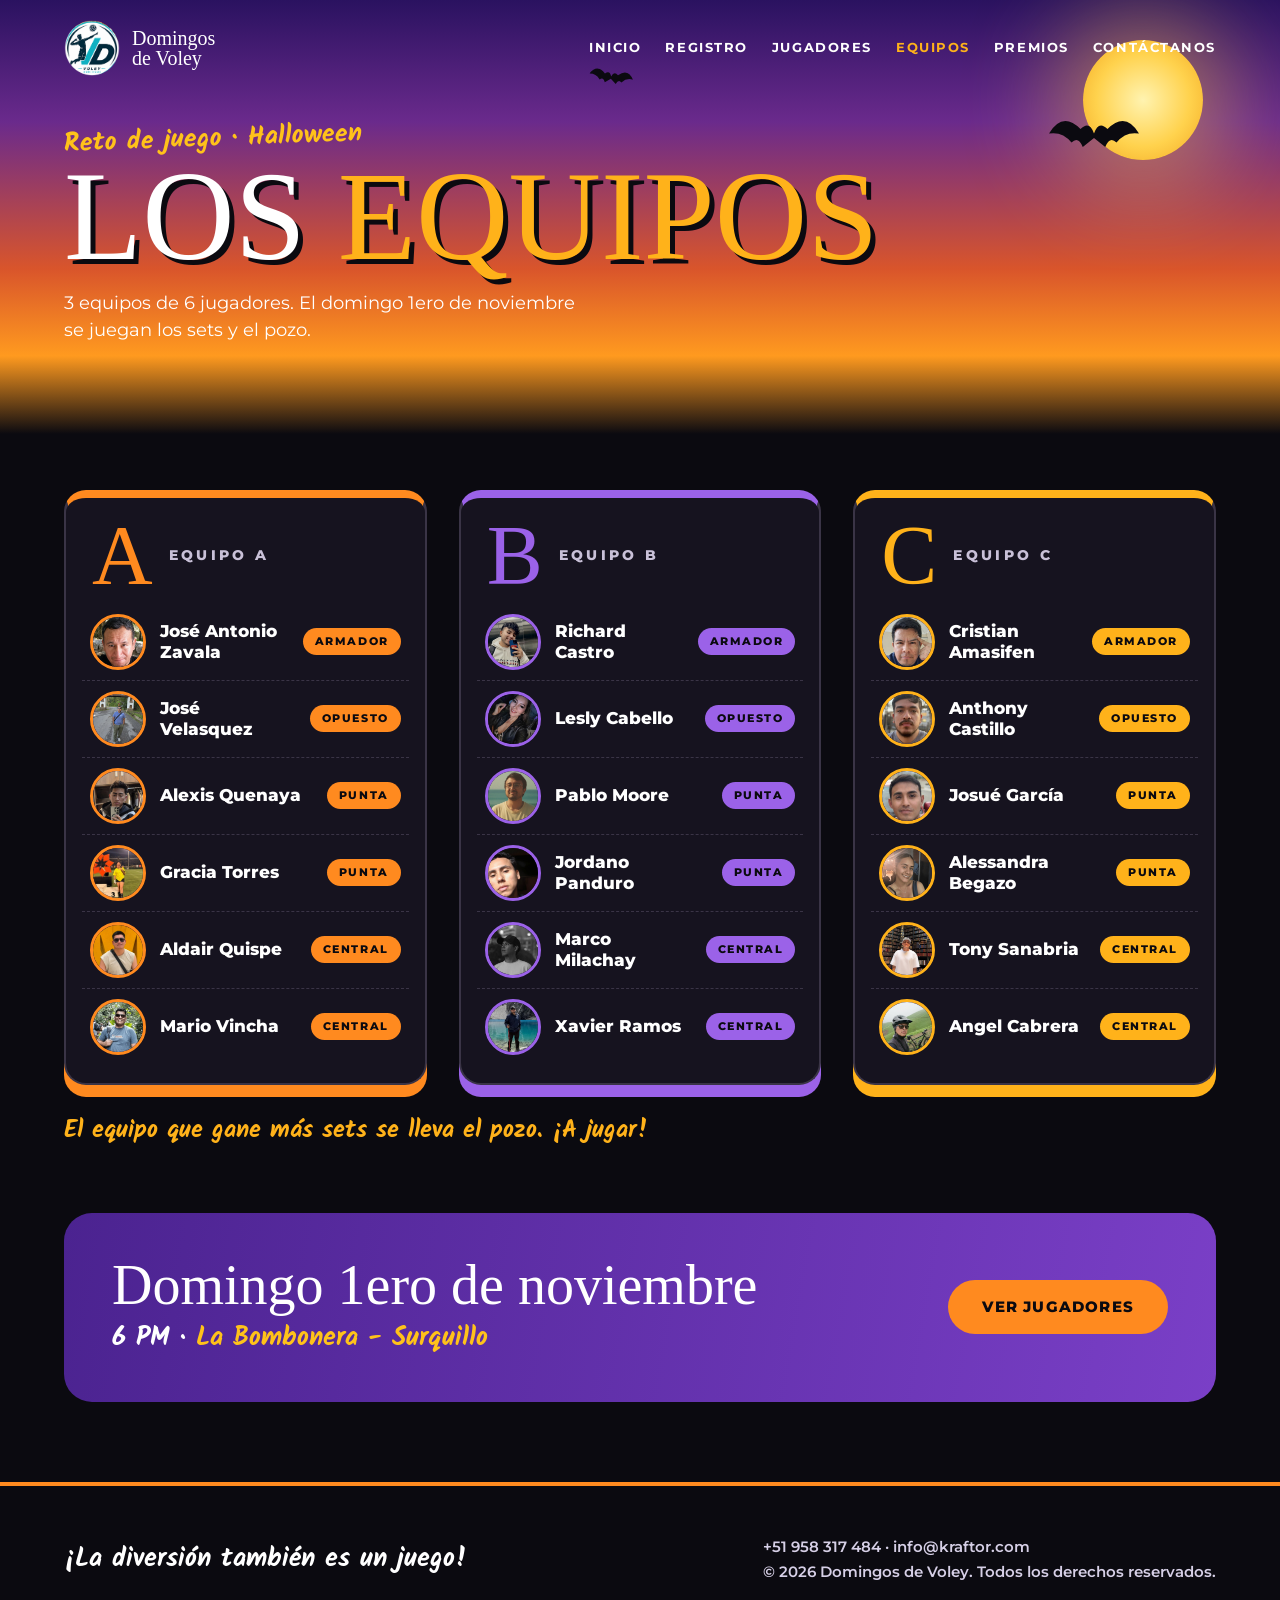
<file: voley/halloween/equipos.html>
<!DOCTYPE html>
<html lang="es">
<head>
  <meta charset="utf-8">
  <meta name="viewport" content="width=device-width, initial-scale=1">
  <title>Equipos - Domingos de Voley · Reto Halloween</title>
  <meta name="description" content="Los 3 equipos del Reto de Juego Halloween de Domingos de Voley: 6 jugadores por equipo.">
  <link rel="icon" href="images/logo-vd.png">
  <link rel="preconnect" href="https://fonts.googleapis.com">
  <link rel="preconnect" href="https://fonts.gstatic.com" crossorigin>
  <link href="https://fonts.googleapis.com/css2?family=Kalam:wght@700&family=Montserrat:wght@500;600;700;800&family=Permanent+Marker&display=swap" rel="stylesheet">
  <link rel="stylesheet" href="css/styles.css?v=20261028">
<!-- Google Analytics (kraftor.com - GA4) -->
<script async src="https://www.googletagmanager.com/gtag/js?id=G-J3P5W90GJN"></script>
<script>window.dataLayer=window.dataLayer||[];function gtag(){dataLayer.push(arguments);}gtag('js',new Date());gtag('config','G-J3P5W90GJN');</script>
</head>
<body>

  <svg width="0" height="0" style="position:absolute" aria-hidden="true">
    <symbol id="murcielago" viewBox="0 0 40 14">
      <path d="M0,6 Q6,-4 14,4 Q18,0 20,6 Q22,0 26,4 Q34,-4 40,6 Q34,5 30,10 Q27,7 25,12 L20,8 L15,12 Q13,7 10,10 Q6,5 0,6Z"/>
    </symbol>
  </svg>

  <section class="hero hero--corto">
    <div class="hero__luna" aria-hidden="true"></div>
    <svg class="bat bat--1" viewBox="0 0 40 14" aria-hidden="true"><use href="#murcielago"/></svg>
    <svg class="bat bat--3" viewBox="0 0 40 14" aria-hidden="true"><use href="#murcielago"/></svg>

    <header class="header">
      <a class="marca" href="index.html">
        <img src="images/logo-vd.png" alt="Logo Domingos de Voley" width="56" height="56">
        <span>Domingos<br>de Voley</span>
      </a>
      <input type="checkbox" id="nav-toggle" class="nav-toggle" aria-label="Abrir menú">
      <label for="nav-toggle" class="nav-boton">MENÚ</label>
      <nav class="nav" aria-label="Principal">
        <a href="index.html">Inicio</a>
        <a href="https://docs.google.com/forms/d/e/1FAIpQLSeqMQHU-ga1ztWFVBHJyeUwqbNZQmS3IwM6XKap-wFKDAFg8A/viewform?usp=dialog" target="_blank" rel="noopener noreferrer">Registro</a>
        <a href="jugadores.html">Jugadores</a>
        <a href="equipos.html" aria-current="page">Equipos</a>
        <a href="premios.html">Premios</a>
        <a href="https://wa.me/51958317484" target="_blank" rel="noopener noreferrer">Contáctanos</a>
      </nav>
    </header>

    <div class="hero__contenido">
      <span class="pagina-sup">Reto de juego · Halloween</span>
      <h1 class="pagina-titulo">LOS <span>EQUIPOS</span></h1>
      <p class="pagina-texto">3 equipos de 6 jugadores. El domingo 1ero de noviembre se juegan los sets y el pozo.</p>
    </div>
  </section>

  <main>
    <section class="equipos">
      <div class="contenedor">
        <div class="grid-equipos">

          <article class="equipo">
            <header class="equipo__cab">
              <span class="equipo__letra">A</span>
              <h2 class="equipo__titulo">EQUIPO A</h2>
            </header>
            <ul class="equipo__lista">
            <li class="jug">
              <img src="images/jugadores/jose-zavala.jpg" alt="José Antonio Zavala" width="56" height="56">
              <span class="jug__nombre">José Antonio Zavala</span>
              <span class="jug__rol">ARMADOR</span>
            </li>
            <li class="jug">
              <img src="images/jugadores/jose-velasquez.jpg" alt="José Velasquez" width="56" height="56">
              <span class="jug__nombre">José Velasquez</span>
              <span class="jug__rol">OPUESTO</span>
            </li>
            <li class="jug">
              <img src="images/jugadores/alexis-quenaya.jpg" alt="Alexis Quenaya" width="56" height="56">
              <span class="jug__nombre">Alexis Quenaya</span>
              <span class="jug__rol">PUNTA</span>
            </li>
            <li class="jug">
              <img src="images/jugadores/gracia-torres.jpg" alt="Gracia Torres" width="56" height="56">
              <span class="jug__nombre">Gracia Torres</span>
              <span class="jug__rol">PUNTA</span>
            </li>
            <li class="jug">
              <img src="images/jugadores/aldair-quispe.jpg" alt="Aldair Quispe" width="56" height="56">
              <span class="jug__nombre">Aldair Quispe</span>
              <span class="jug__rol">CENTRAL</span>
            </li>
            <li class="jug">
              <img src="images/jugadores/mario-vincha.jpg" alt="Mario Vincha" width="56" height="56">
              <span class="jug__nombre">Mario Vincha</span>
              <span class="jug__rol">CENTRAL</span>
            </li>
            </ul>
          </article>

          <article class="equipo equipo--b">
            <header class="equipo__cab">
              <span class="equipo__letra">B</span>
              <h2 class="equipo__titulo">EQUIPO B</h2>
            </header>
            <ul class="equipo__lista">
            <li class="jug">
              <img src="images/jugadores/richard-castro.jpg" alt="Richard Castro" width="56" height="56">
              <span class="jug__nombre">Richard Castro</span>
              <span class="jug__rol">ARMADOR</span>
            </li>
            <li class="jug">
              <img src="images/jugadores/lesly-cabello.jpg" alt="Lesly Cabello" width="56" height="56">
              <span class="jug__nombre">Lesly Cabello</span>
              <span class="jug__rol">OPUESTO</span>
            </li>
            <li class="jug">
              <img src="images/jugadores/pablo-castro.jpg" alt="Pablo Moore" width="56" height="56">
              <span class="jug__nombre">Pablo Moore</span>
              <span class="jug__rol">PUNTA</span>
            </li>
            <li class="jug">
              <img src="images/jugadores/jordano-panduro.jpg" alt="Jordano Panduro" width="56" height="56">
              <span class="jug__nombre">Jordano Panduro</span>
              <span class="jug__rol">PUNTA</span>
            </li>
            <li class="jug">
              <img src="images/jugadores/marco-milachay.jpg" alt="Marco Milachay" width="56" height="56">
              <span class="jug__nombre">Marco Milachay</span>
              <span class="jug__rol">CENTRAL</span>
            </li>
            <li class="jug">
              <img src="images/jugadores/xavier-ramos.jpg" alt="Xavier Ramos" width="56" height="56">
              <span class="jug__nombre">Xavier Ramos</span>
              <span class="jug__rol">CENTRAL</span>
            </li>
            </ul>
          </article>

          <article class="equipo equipo--c">
            <header class="equipo__cab">
              <span class="equipo__letra">C</span>
              <h2 class="equipo__titulo">EQUIPO C</h2>
            </header>
            <ul class="equipo__lista">
            <li class="jug">
              <img src="images/jugadores/cristian-amasifen.jpg" alt="Cristian Amasifen" width="56" height="56">
              <span class="jug__nombre">Cristian Amasifen</span>
              <span class="jug__rol">ARMADOR</span>
            </li>
            <li class="jug">
              <img src="images/jugadores/anthony-castillo.jpg" alt="Anthony Castillo" width="56" height="56">
              <span class="jug__nombre">Anthony Castillo</span>
              <span class="jug__rol">OPUESTO</span>
            </li>
            <li class="jug">
              <img src="images/jugadores/josue-garcia.jpg" alt="Josué García" width="56" height="56">
              <span class="jug__nombre">Josué García</span>
              <span class="jug__rol">PUNTA</span>
            </li>
            <li class="jug">
              <img src="images/jugadores/alessandra-begazo.jpg" alt="Alessandra Begazo" width="56" height="56">
              <span class="jug__nombre">Alessandra Begazo</span>
              <span class="jug__rol">PUNTA</span>
            </li>
            <li class="jug">
              <img src="images/jugadores/tony-sanabria.jpg" alt="Tony Sanabria" width="56" height="56">
              <span class="jug__nombre">Tony Sanabria</span>
              <span class="jug__rol">CENTRAL</span>
            </li>
            <li class="jug">
              <img src="images/jugadores/angel-cabrera.jpg" alt="Angel Cabrera" width="56" height="56">
              <span class="jug__nombre">Angel Cabrera</span>
              <span class="jug__rol">CENTRAL</span>
            </li>
            </ul>
          </article>
        </div>
        <p class="restantes">El equipo que gane más sets se lleva el pozo. ¡A jugar!</p>
      </div>
    </section>

    <section class="cta">
      <div class="contenedor">
        <div class="cta__caja">
          <div>
            <div class="cta__titulo">Domingo 1ero de noviembre</div>
            <p class="cta__sub">6 PM · <span>La Bombonera - Surquillo</span></p>
          </div>
          <a class="btn btn--primario" href="jugadores.html">Ver jugadores</a>
        </div>
      </div>
    </section>
  </main>

  <footer class="footer" id="contacto">
    <div class="contenedor footer__fila">
      <p class="footer__lema">¡La diversión también es un juego!</p>
      <p class="footer__datos">
        <a href="tel:+51958317484">+51 958 317 484</a> ·
        <a href="mailto:info@kraftor.com">info@kraftor.com</a><br>
        © 2026 Domingos de Voley. Todos los derechos reservados.
      </p>
    </div>
  </footer>

</body>
</html>
</file>
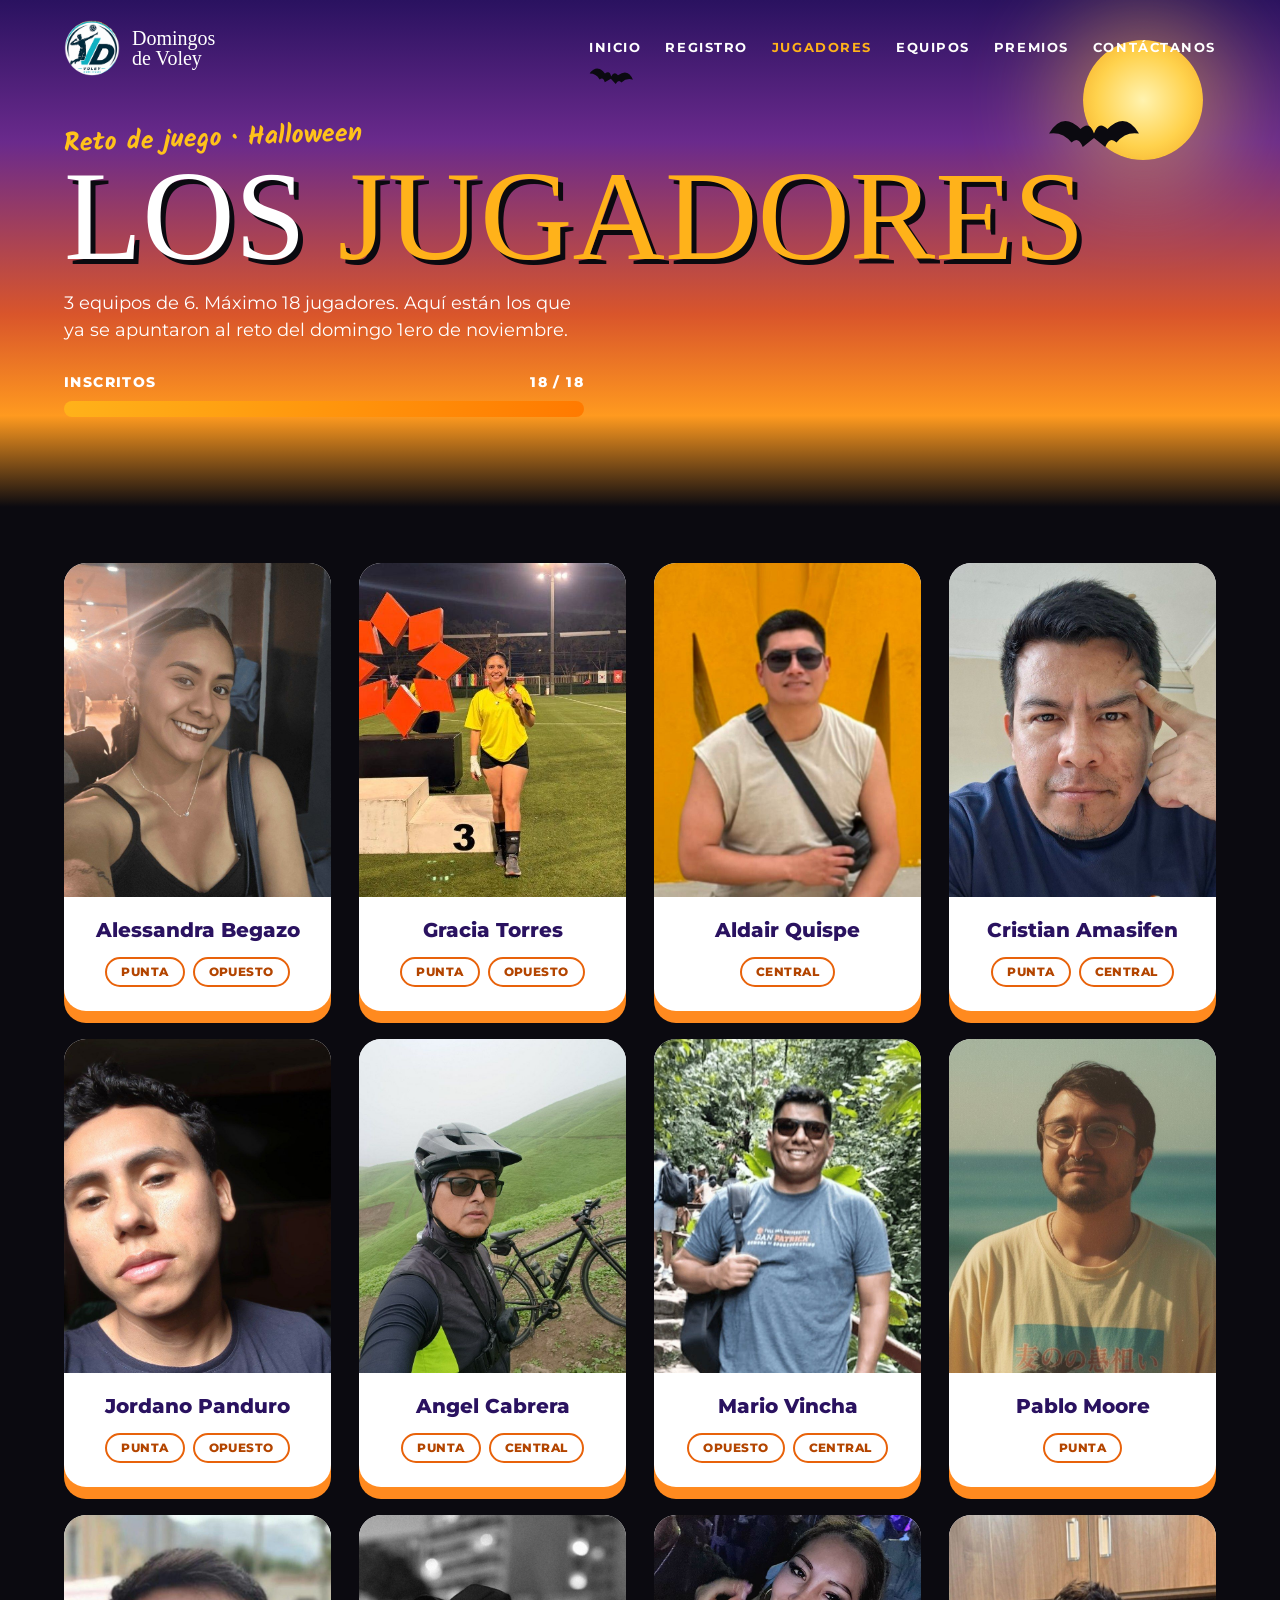
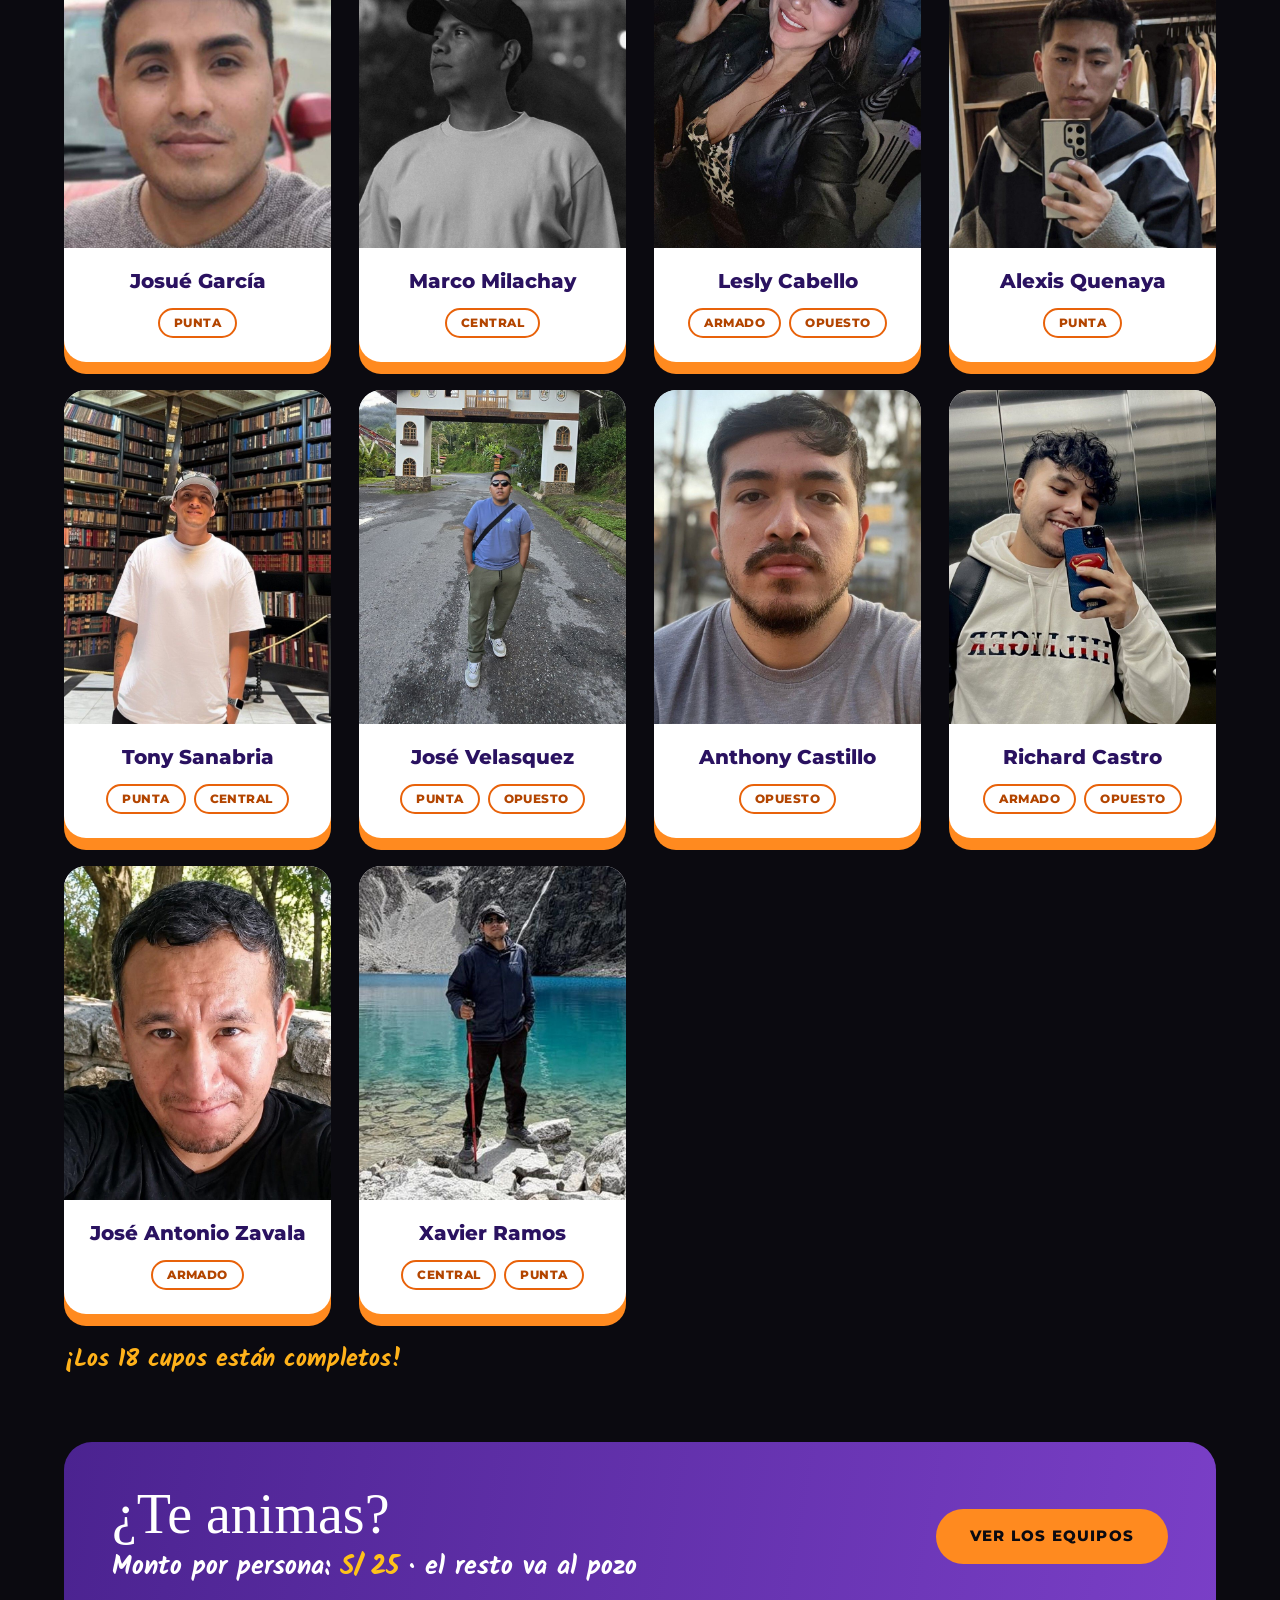
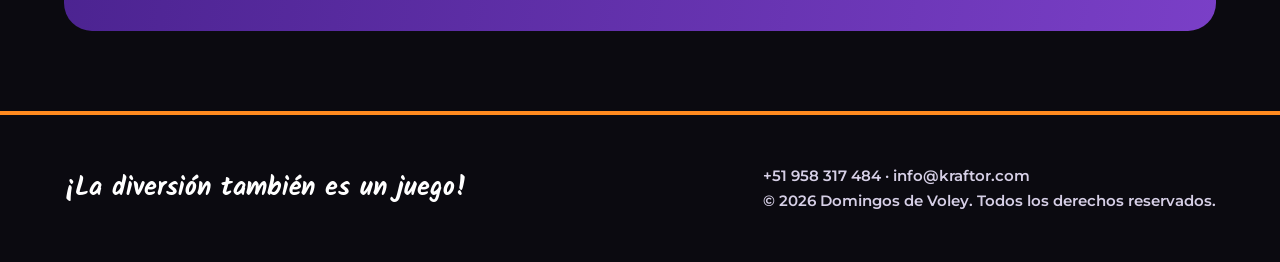
<file: voley/halloween/jugadores.html>
<!DOCTYPE html>
<html lang="es">
<head>
  <meta charset="utf-8">
  <meta name="viewport" content="width=device-width, initial-scale=1">
  <title>Jugadores - Domingos de Voley · Reto Halloween</title>
  <meta name="description" content="Los jugadores inscritos al Reto de Juego Halloween de Domingos de Voley: 3 equipos de 6, máximo 18 jugadores.">
  <link rel="icon" href="images/logo-vd.png">
  <link rel="preconnect" href="https://fonts.googleapis.com">
  <link rel="preconnect" href="https://fonts.gstatic.com" crossorigin>
  <link href="https://fonts.googleapis.com/css2?family=Kalam:wght@700&family=Montserrat:wght@500;600;700;800&family=Permanent+Marker&display=swap" rel="stylesheet">
  <link rel="stylesheet" href="css/styles.css?v=20261028">
<!-- Google Analytics (kraftor.com - GA4) -->
<script async src="https://www.googletagmanager.com/gtag/js?id=G-J3P5W90GJN"></script>
<script>window.dataLayer=window.dataLayer||[];function gtag(){dataLayer.push(arguments);}gtag('js',new Date());gtag('config','G-J3P5W90GJN');</script>
</head>
<body>

  <svg width="0" height="0" style="position:absolute" aria-hidden="true">
    <symbol id="murcielago" viewBox="0 0 40 14">
      <path d="M0,6 Q6,-4 14,4 Q18,0 20,6 Q22,0 26,4 Q34,-4 40,6 Q34,5 30,10 Q27,7 25,12 L20,8 L15,12 Q13,7 10,10 Q6,5 0,6Z"/>
    </symbol>
  </svg>

  <section class="hero hero--corto">
    <div class="hero__luna" aria-hidden="true"></div>
    <svg class="bat bat--1" viewBox="0 0 40 14" aria-hidden="true"><use href="#murcielago"/></svg>
    <svg class="bat bat--3" viewBox="0 0 40 14" aria-hidden="true"><use href="#murcielago"/></svg>

    <header class="header">
      <a class="marca" href="index.html">
        <img src="images/logo-vd.png" alt="Logo Domingos de Voley" width="56" height="56">
        <span>Domingos<br>de Voley</span>
      </a>
      <input type="checkbox" id="nav-toggle" class="nav-toggle" aria-label="Abrir menú">
      <label for="nav-toggle" class="nav-boton">MENÚ</label>
      <nav class="nav" aria-label="Principal">
        <a href="index.html">Inicio</a>
        <a href="https://docs.google.com/forms/d/e/1FAIpQLSeqMQHU-ga1ztWFVBHJyeUwqbNZQmS3IwM6XKap-wFKDAFg8A/viewform?usp=dialog" target="_blank" rel="noopener noreferrer">Registro</a>
        <a href="jugadores.html" aria-current="page">Jugadores</a>
        <a href="equipos.html">Equipos</a>
        <a href="premios.html">Premios</a>
        <a href="https://wa.me/51958317484" target="_blank" rel="noopener noreferrer">Contáctanos</a>
      </nav>
    </header>

    <div class="hero__contenido">
      <span class="pagina-sup">Reto de juego · Halloween</span>
      <h1 class="pagina-titulo">LOS <span>JUGADORES</span></h1>
      <p class="pagina-texto">3 equipos de 6. Máximo 18 jugadores. Aquí están los que ya se apuntaron al reto del domingo 1ero de noviembre.</p>

      <div class="progreso">
        <div class="progreso__txt"><span>INSCRITOS</span><span>18 / 18</span></div>
        <div class="progreso__barra" role="progressbar" aria-valuemin="0" aria-valuemax="18" aria-valuenow="18" aria-label="Jugadores inscritos"><div></div></div>
      </div>
    </div>
  </section>

  <main>
    <section class="lista-jugadores">
      <div class="contenedor">
        <div class="grid-jugadores">

          <article class="card-jugador">
            <img src="images/jugadores/alessandra-begazo.jpg" alt="Alessandra Begazo" width="318" height="320">
            <div class="card-jugador__info">
              <h2 style="font-size:20px;font-weight:800;color:#2a1260">Alessandra Begazo</h2>
              <div class="posiciones"><span class="pos">PUNTA</span><span class="pos">OPUESTO</span></div>
            </div>
          </article>

          <article class="card-jugador">
            <img src="images/jugadores/gracia-torres.jpg" alt="Gracia Torres" width="532" height="625">
            <div class="card-jugador__info">
              <h2 style="font-size:20px;font-weight:800;color:#2a1260">Gracia Torres</h2>
              <div class="posiciones"><span class="pos">PUNTA</span><span class="pos">OPUESTO</span></div>
            </div>
          </article>

          <article class="card-jugador">
            <img src="images/jugadores/aldair-quispe.jpg" alt="Aldair Quispe" width="800" height="1000">
            <div class="card-jugador__info">
              <h2 style="font-size:20px;font-weight:800;color:#2a1260">Aldair Quispe</h2>
              <div class="posiciones"><span class="pos">CENTRAL</span></div>
            </div>
          </article>

          <article class="card-jugador">
            <img src="images/jugadores/cristian-amasifen.jpg" alt="Cristian Amasifen" width="800" height="1000">
            <div class="card-jugador__info">
              <h2 style="font-size:20px;font-weight:800;color:#2a1260">Cristian Amasifen</h2>
              <div class="posiciones"><span class="pos">PUNTA</span><span class="pos">CENTRAL</span></div>
            </div>
          </article>

          <article class="card-jugador">
            <img src="images/jugadores/jordano-panduro.jpg" alt="Jordano Panduro" width="800" height="1000">
            <div class="card-jugador__info">
              <h2 style="font-size:20px;font-weight:800;color:#2a1260">Jordano Panduro</h2>
              <div class="posiciones"><span class="pos">PUNTA</span><span class="pos">OPUESTO</span></div>
            </div>
          </article>

          <article class="card-jugador">
            <img src="images/jugadores/angel-cabrera.jpg" alt="Angel Cabrera" width="800" height="1000">
            <div class="card-jugador__info">
              <h2 style="font-size:20px;font-weight:800;color:#2a1260">Angel Cabrera</h2>
              <div class="posiciones"><span class="pos">PUNTA</span><span class="pos">CENTRAL</span></div>
            </div>
          </article>

          <article class="card-jugador">
            <img src="images/jugadores/mario-vincha.jpg" alt="Mario Vincha" width="800" height="1000">
            <div class="card-jugador__info">
              <h2 style="font-size:20px;font-weight:800;color:#2a1260">Mario Vincha</h2>
              <div class="posiciones"><span class="pos">OPUESTO</span><span class="pos">CENTRAL</span></div>
            </div>
          </article>

          <article class="card-jugador">
            <img src="images/jugadores/pablo-castro.jpg" alt="Pablo Moore" width="800" height="1000">
            <div class="card-jugador__info">
              <h2 style="font-size:20px;font-weight:800;color:#2a1260">Pablo Moore</h2>
              <div class="posiciones"><span class="pos">PUNTA</span></div>
            </div>
          </article>

          <article class="card-jugador">
            <img src="images/jugadores/josue-garcia.jpg" alt="Josué García" width="800" height="1000">
            <div class="card-jugador__info">
              <h2 style="font-size:20px;font-weight:800;color:#2a1260">Josué García</h2>
              <div class="posiciones"><span class="pos">PUNTA</span></div>
            </div>
          </article>

          <article class="card-jugador">
            <img src="images/jugadores/marco-milachay.jpg" alt="Marco Milachay" width="800" height="1000">
            <div class="card-jugador__info">
              <h2 style="font-size:20px;font-weight:800;color:#2a1260">Marco Milachay</h2>
              <div class="posiciones"><span class="pos">CENTRAL</span></div>
            </div>
          </article>

          <article class="card-jugador">
            <img src="images/jugadores/lesly-cabello.jpg" alt="Lesly Cabello" width="800" height="1000">
            <div class="card-jugador__info">
              <h2 style="font-size:20px;font-weight:800;color:#2a1260">Lesly Cabello</h2>
              <div class="posiciones"><span class="pos">ARMADO</span><span class="pos">OPUESTO</span></div>
            </div>
          </article>

          <article class="card-jugador">
            <img src="images/jugadores/alexis-quenaya.jpg" alt="Alexis Quenaya" width="800" height="1000">
            <div class="card-jugador__info">
              <h2 style="font-size:20px;font-weight:800;color:#2a1260">Alexis Quenaya</h2>
              <div class="posiciones"><span class="pos">PUNTA</span></div>
            </div>
          </article>

          <article class="card-jugador">
            <img src="images/jugadores/tony-sanabria.jpg" alt="Tony Sanabria" width="800" height="1000">
            <div class="card-jugador__info">
              <h2 style="font-size:20px;font-weight:800;color:#2a1260">Tony Sanabria</h2>
              <div class="posiciones"><span class="pos">PUNTA</span><span class="pos">CENTRAL</span></div>
            </div>
          </article>

          <article class="card-jugador">
            <img src="images/jugadores/jose-velasquez.jpg" alt="José Velasquez" width="800" height="1000">
            <div class="card-jugador__info">
              <h2 style="font-size:20px;font-weight:800;color:#2a1260">José Velasquez</h2>
              <div class="posiciones"><span class="pos">PUNTA</span><span class="pos">OPUESTO</span></div>
            </div>
          </article>

          <article class="card-jugador">
            <img src="images/jugadores/anthony-castillo.jpg" alt="Anthony Castillo" width="800" height="1000">
            <div class="card-jugador__info">
              <h2 style="font-size:20px;font-weight:800;color:#2a1260">Anthony Castillo</h2>
              <div class="posiciones"><span class="pos">OPUESTO</span></div>
            </div>
          </article>
          <article class="card-jugador">
            <img src="images/jugadores/richard-castro.jpg" alt="Richard Castro" width="800" height="1000">
            <div class="card-jugador__info">
              <h2 style="font-size:20px;font-weight:800;color:#2a1260">Richard Castro</h2>
              <div class="posiciones"><span class="pos">ARMADO</span><span class="pos">OPUESTO</span></div>
            </div>
          </article>

          <article class="card-jugador">
            <img src="images/jugadores/jose-zavala.jpg" alt="José Antonio Zavala" width="800" height="1000">
            <div class="card-jugador__info">
              <h2 style="font-size:20px;font-weight:800;color:#2a1260">José Antonio Zavala</h2>
              <div class="posiciones"><span class="pos">ARMADO</span></div>
            </div>
          </article>

          <article class="card-jugador">
            <img src="images/jugadores/xavier-ramos.jpg" alt="Xavier Ramos" width="800" height="1000">
            <div class="card-jugador__info">
              <h2 style="font-size:20px;font-weight:800;color:#2a1260">Xavier Ramos</h2>
              <div class="posiciones"><span class="pos">CENTRAL</span><span class="pos">PUNTA</span></div>
            </div>
          </article>

          <!-- Para sumar un jugador: copia un <article class="card-jugador"> y reemplaza foto, nombre y posiciones -->
        </div>
        <p class="restantes">¡Los 18 cupos están completos!</p>
      </div>
    </section>

    <section class="cta">
      <div class="contenedor">
        <div class="cta__caja">
          <div>
            <div class="cta__titulo">¿Te animas?</div>
            <p class="cta__sub">Monto por persona: <span>S/ 25</span> · el resto va al pozo</p>
          </div>
                    <a class="btn btn--primario" href="equipos.html">Ver los equipos</a>
        </div>
      </div>
    </section>
  </main>

  <footer class="footer" id="contacto">
    <div class="contenedor footer__fila">
      <p class="footer__lema">¡La diversión también es un juego!</p>
      <p class="footer__datos">
        <a href="tel:+51958317484">+51 958 317 484</a> ·
        <a href="mailto:info@kraftor.com">info@kraftor.com</a><br>
        © 2026 Domingos de Voley. Todos los derechos reservados.
      </p>
    </div>
  </footer>

</body>
</html>
</file>
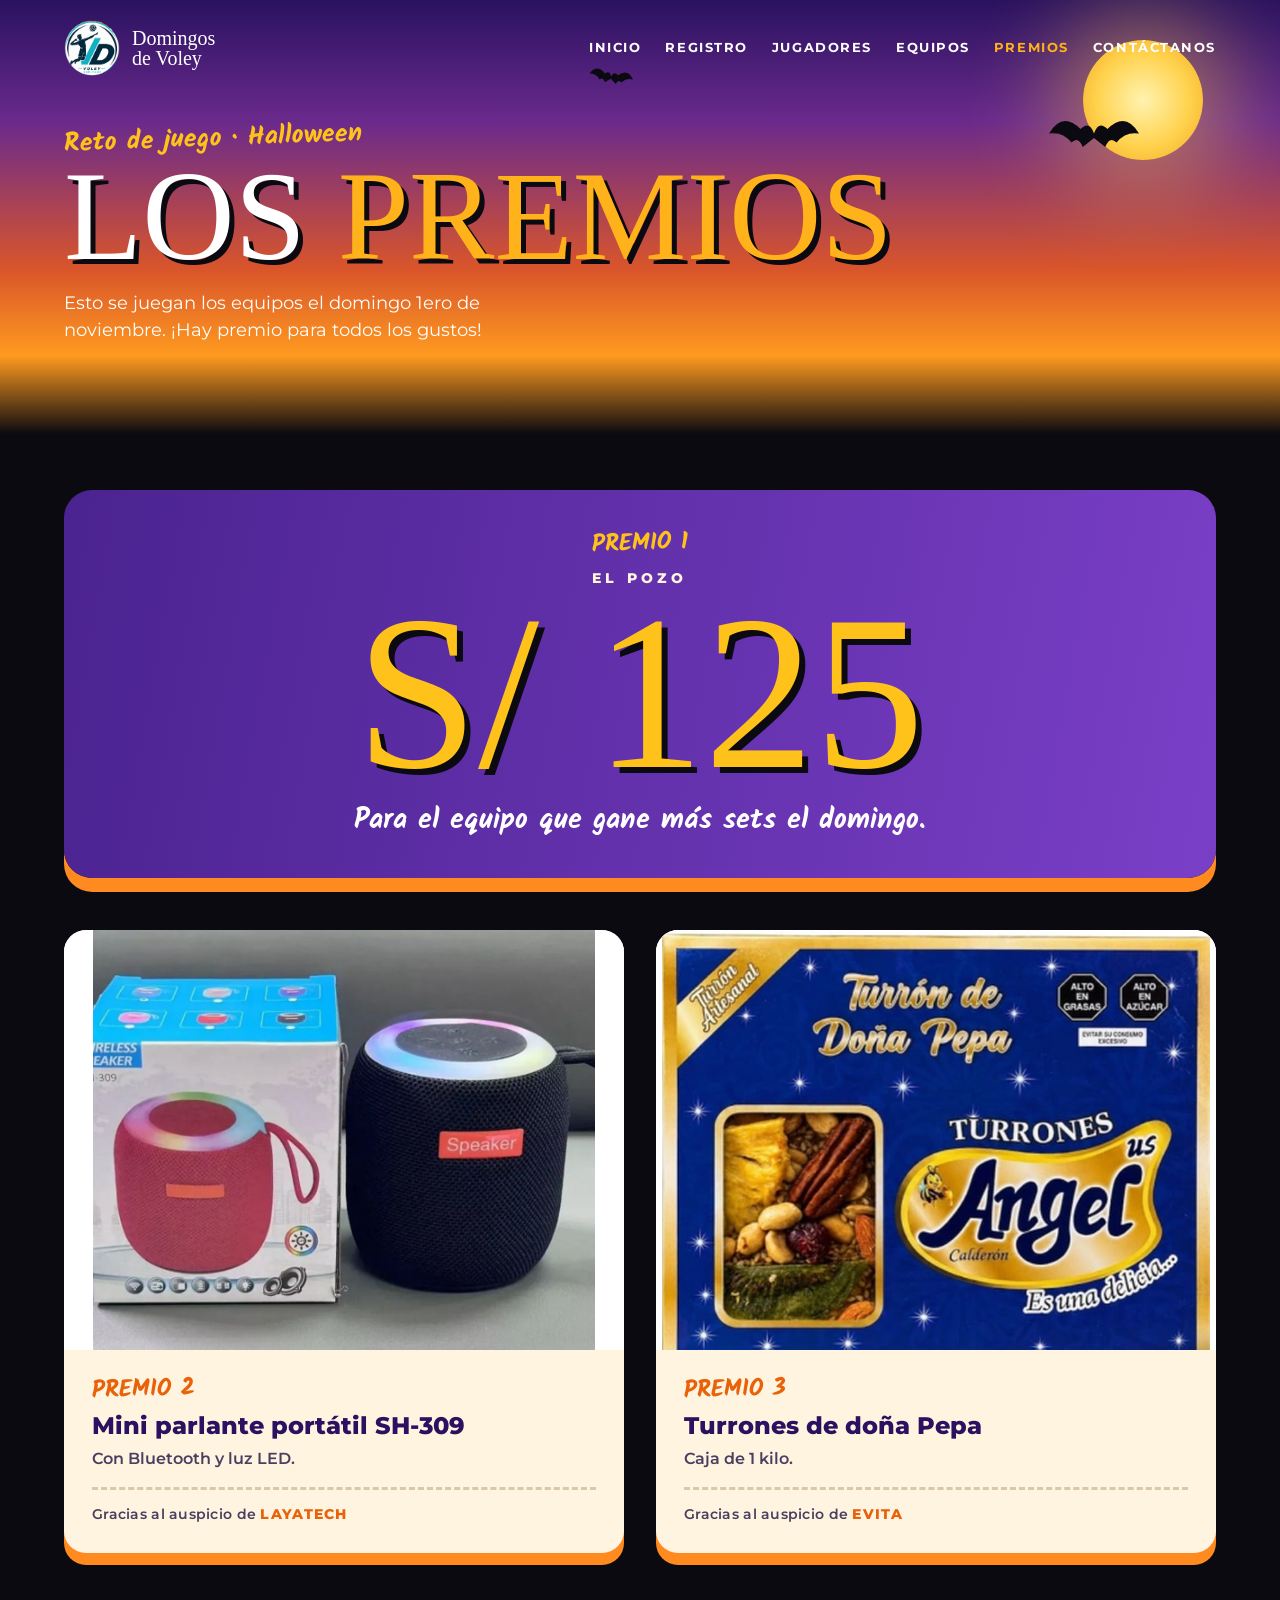
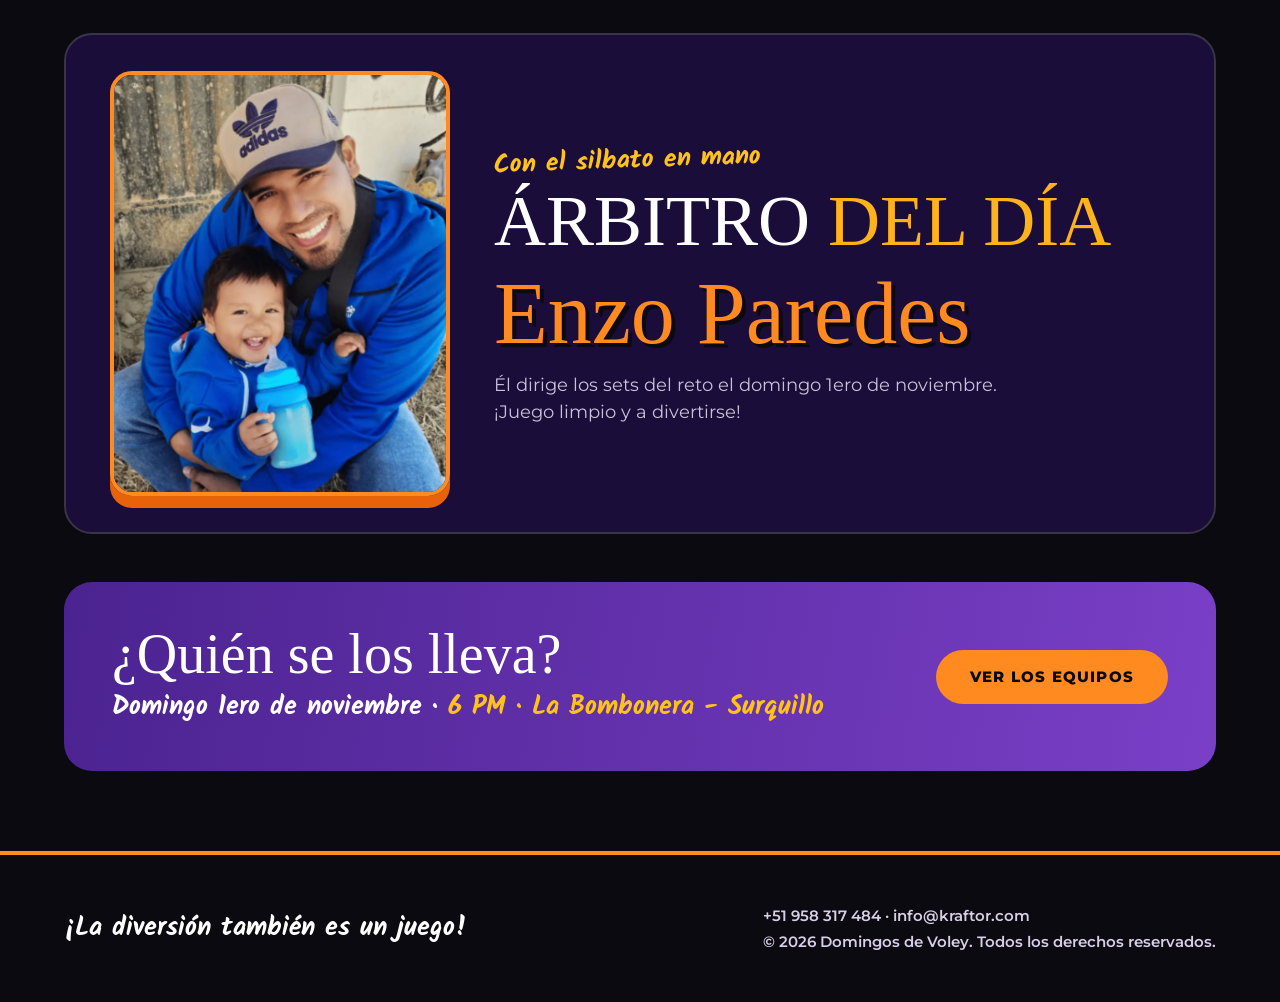
<file: voley/halloween/premios.html>
<!DOCTYPE html>
<html lang="es">
<head>
  <meta charset="utf-8">
  <meta name="viewport" content="width=device-width, initial-scale=1">
  <title>Premios - Domingos de Voley · Reto Halloween</title>
  <meta name="description" content="Los premios del Reto de Juego Halloween: pozo de S/ 125, mini parlante Bluetooth y turrones de doña Pepa. Árbitro: Enzo Paredes.">
  <link rel="icon" href="images/logo-vd.png">
  <link rel="preconnect" href="https://fonts.googleapis.com">
  <link rel="preconnect" href="https://fonts.gstatic.com" crossorigin>
  <link href="https://fonts.googleapis.com/css2?family=Kalam:wght@700&family=Montserrat:wght@500;600;700;800&family=Permanent+Marker&display=swap" rel="stylesheet">
  <link rel="stylesheet" href="css/styles.css?v=20261028">
<!-- Google Analytics (kraftor.com - GA4) -->
<script async src="https://www.googletagmanager.com/gtag/js?id=G-J3P5W90GJN"></script>
<script>window.dataLayer=window.dataLayer||[];function gtag(){dataLayer.push(arguments);}gtag('js',new Date());gtag('config','G-J3P5W90GJN');</script>
</head>
<body>

  <svg width="0" height="0" style="position:absolute" aria-hidden="true">
    <symbol id="murcielago" viewBox="0 0 40 14">
      <path d="M0,6 Q6,-4 14,4 Q18,0 20,6 Q22,0 26,4 Q34,-4 40,6 Q34,5 30,10 Q27,7 25,12 L20,8 L15,12 Q13,7 10,10 Q6,5 0,6Z"/>
    </symbol>
  </svg>

  <section class="hero hero--corto">
    <div class="hero__luna" aria-hidden="true"></div>
    <svg class="bat bat--1" viewBox="0 0 40 14" aria-hidden="true"><use href="#murcielago"/></svg>
    <svg class="bat bat--3" viewBox="0 0 40 14" aria-hidden="true"><use href="#murcielago"/></svg>

    <header class="header">
      <a class="marca" href="index.html">
        <img src="images/logo-vd.png" alt="Logo Domingos de Voley" width="56" height="56">
        <span>Domingos<br>de Voley</span>
      </a>
      <input type="checkbox" id="nav-toggle" class="nav-toggle" aria-label="Abrir menú">
      <label for="nav-toggle" class="nav-boton">MENÚ</label>
      <nav class="nav" aria-label="Principal">
        <a href="index.html">Inicio</a>
        <a href="https://docs.google.com/forms/d/e/1FAIpQLSeqMQHU-ga1ztWFVBHJyeUwqbNZQmS3IwM6XKap-wFKDAFg8A/viewform?usp=dialog" target="_blank" rel="noopener noreferrer">Registro</a>
        <a href="jugadores.html">Jugadores</a>
        <a href="equipos.html">Equipos</a>
        <a href="premios.html" aria-current="page">Premios</a>
        <a href="https://wa.me/51958317484" target="_blank" rel="noopener noreferrer">Contáctanos</a>
      </nav>
    </header>

    <div class="hero__contenido">
      <span class="pagina-sup">Reto de juego · Halloween</span>
      <h1 class="pagina-titulo">LOS <span>PREMIOS</span></h1>
      <p class="pagina-texto">Esto se juegan los equipos el domingo 1ero de noviembre. ¡Hay premio para todos los gustos!</p>
    </div>
  </section>

  <main>
    <section class="premios">
      <div class="contenedor">

        <article class="premio-pozo">
          <div class="premio__num">PREMIO 1</div>
          <div class="premio-pozo__cuerpo">
            <div class="premio-pozo__tit">EL POZO</div>
            <div class="premio-pozo__monto">S/ 125</div>
            <p>Para el equipo que gane más sets el domingo.</p>
          </div>
        </article>

        <div class="grid-premios">
          <article class="premio">
            <div class="premio__foto"><img src="images/premios/parlante-sh309.jpg" alt="Mini parlante portátil SH-309 con Bluetooth y luz LED" width="1116" height="934"></div>
            <div class="premio__info">
              <div class="premio__num premio__num--oscuro">PREMIO 2</div>
              <h2>Mini parlante portátil SH-309</h2>
              <p>Con Bluetooth y luz LED.</p>
              <p class="premio__aus">Gracias al auspicio de <strong>LAYATECH</strong></p>
            </div>
          </article>

          <article class="premio">
            <div class="premio__foto"><img src="images/premios/turron-dona-pepa.jpg" alt="Caja de turrón de doña Pepa de 1 kilo" width="848" height="650"></div>
            <div class="premio__info">
              <div class="premio__num premio__num--oscuro">PREMIO 3</div>
              <h2>Turrones de doña Pepa</h2>
              <p>Caja de 1 kilo.</p>
              <p class="premio__aus">Gracias al auspicio de <strong>Evita</strong></p>
            </div>
          </article>
        </div>
      </div>
    </section>

    <section class="arbitro">
      <div class="contenedor">
        <div class="arbitro__caja">
          <div class="arbitro__foto"><img src="images/arbitro/enzo-paredes.jpg" alt="Enzo Paredes, árbitro del día" width="800" height="1000"></div>
          <div class="arbitro__txt">
            <span class="pagina-sup">Con el silbato en mano</span>
            <h2 class="arbitro__tit">ÁRBITRO <span>DEL DÍA</span></h2>
            <div class="arbitro__nombre">Enzo Paredes</div>
            <p>Él dirige los sets del reto el domingo 1ero de noviembre. ¡Juego limpio y a divertirse!</p>
          </div>
        </div>
      </div>
    </section>

    <section class="cta">
      <div class="contenedor">
        <div class="cta__caja">
          <div>
            <div class="cta__titulo">¿Quién se los lleva?</div>
            <p class="cta__sub">Domingo 1ero de noviembre · <span>6 PM · La Bombonera - Surquillo</span></p>
          </div>
          <a class="btn btn--primario" href="equipos.html">Ver los equipos</a>
        </div>
      </div>
    </section>
  </main>

  <footer class="footer" id="contacto">
    <div class="contenedor footer__fila">
      <p class="footer__lema">¡La diversión también es un juego!</p>
      <p class="footer__datos">
        <a href="tel:+51958317484">+51 958 317 484</a> ·
        <a href="mailto:info@kraftor.com">info@kraftor.com</a><br>
        © 2026 Domingos de Voley. Todos los derechos reservados.
      </p>
    </div>
  </footer>

</body>
</html>
</file>
<file: css/styles.css>
/* =========================================================
 kraftor.com · diseño "Vitrina" (estilo Microsoft)
 Estilo Microsoft.com: lienzo blanco, un solo azul de acción,
 Segoe UI 400/600, radios de 2px, tarjetas con sombra suave.
 ========================================================= */
:root {
--azul: #0067b8;          /* único color de acción */
--azul-oscuro: #005a9e;
--azul-hero: #0050a0;
--azul-hero-2: #003a75;
--blanco: #ffffff;
--niebla: #f2f2f2;        /* pie de página y superficies suaves */
--negro: #000000;
--acero: #616161;         /* texto secundario */
--grafito: #262626;
--carbon: #171717;
--linea: rgba(0, 0, 0, .12);
--fuente: "Segoe UI", "Segoe UI Web (West European)", system-ui, -apple-system, BlinkMacSystemFont, Roboto, "Helvetica Neue", Arial, sans-serif;
--sombra: rgba(0, 0, 0, .13) 0 3px 7px 0, rgba(0, 0, 0, .11) 0 1px 2px 0;
--sombra-hover: rgba(0, 0, 0, .18) 0 8px 18px 0, rgba(0, 0, 0, .12) 0 2px 4px 0;
--r: 2px;
--max: 1200px;
}
* { box-sizing: border-box; }
html { scroll-behavior: smooth; scroll-padding-top: 72px; }
body { margin: 0; font-family: var(--fuente); font-size: 15px; line-height: 1.5; color: var(--negro); background: var(--blanco); -webkit-font-smoothing: antialiased; }
img { max-width: 100%; display: block; }
a { color: var(--azul); text-decoration: none; }
a:hover { text-decoration: underline; }
h1, h2, h3, h4 { font-weight: 600; margin: 0; line-height: 1.2; }
p { margin: 0; }
.wrap { max-width: var(--max); margin: 0 auto; padding: 0 24px; }
.sr { position: absolute; width: 1px; height: 1px; overflow: hidden; clip: rect(0 0 0 0); white-space: nowrap; }
:focus-visible { outline: 2px solid var(--negro); outline-offset: 2px; }

/* ---------- Botones ---------- */
.btn { display: inline-flex; align-items: center; gap: 8px; background: var(--azul); color: #fff; font: 600 15px/1 var(--fuente); padding: 12px 16px; border: 0; border-radius: var(--r); cursor: pointer; text-decoration: none; }
.btn:hover { background: var(--azul-oscuro); text-decoration: none; }
.btn svg { width: 16px; height: 16px; }
.link { display: inline-flex; align-items: center; gap: 6px; font-weight: 400; }
.link::after { content: "›"; font-size: 20px; line-height: 1; transform: translateY(-1px); }

/* ---------- Banda superior de marcas ---------- */
.marcas-bar { background: var(--niebla); font-size: 13px; color: var(--acero); }
.marcas-bar .wrap { display: flex; gap: 20px; align-items: center; height: 34px; overflow-x: auto; white-space: nowrap; scrollbar-width: none; }
.marcas-bar a { color: var(--grafito); }
.marcas-bar span { color: var(--acero); }

/* ---------- Navegación ---------- */
.nav { position: sticky; top: 0; z-index: 50; background: var(--blanco); }
.nav.sombra { box-shadow: 0 1px 0 var(--linea); }
.nav .wrap { display: flex; align-items: center; height: 60px; gap: 24px; }
.logo img { height: 34px; width: auto; }
.nav-links { display: flex; gap: 4px; list-style: none; margin: 0; padding: 0; }
.nav-links a { display: block; padding: 8px 10px; color: var(--grafito); font-size: 15px; border-bottom: 2px solid transparent; }
.nav-links a:hover { text-decoration: none; border-bottom-color: var(--azul); }
.nav-der { margin-left: auto; display: flex; align-items: center; gap: 16px; }
.icon-btn { display: grid; place-items: center; width: 40px; height: 40px; color: var(--grafito); border-radius: var(--r); background: none; border: 0; cursor: pointer; }
.icon-btn:hover { background: var(--niebla); }
.icon-btn svg { width: 22px; height: 22px; }
.menu-btn { display: none; }

/* ---------- Hero carrusel ---------- */
.hero { position: relative; background: var(--azul-hero-2); overflow: hidden; }
.slides { display: grid; }
.slide { grid-area: 1 / 1; position: relative; min-height: 520px; display: flex; align-items: center; opacity: 0; visibility: hidden; transition: opacity .6s ease, visibility .6s; }
.slide.activo { opacity: 1; visibility: visible; }
.slide-fondo { position: absolute; inset: 0; }
.slide-fondo img { width: 100%; height: 100%; object-fit: cover; }
.slide-fondo.lado { left: 42%; }
.slide-fondo.lado::before { content: ""; position: absolute; inset: 0; z-index: 1; background: linear-gradient(90deg, var(--bg-slide) 0, transparent 30%); }
.slide .wrap { position: relative; z-index: 2; width: 100%; }
.tarjeta-hero { background: var(--blanco); max-width: 440px; padding: 40px 40px 36px; }
.tarjeta-hero .eyebrow { display: inline-flex; align-items: center; gap: 8px; font-size: 13px; font-weight: 600; color: var(--acero); text-transform: uppercase; letter-spacing: .04em; margin-bottom: 12px; }
.tarjeta-hero h1, .tarjeta-hero h2 { font-size: 37px; margin-bottom: 12px; }
.tarjeta-hero p { color: var(--grafito); margin-bottom: 24px; }
.tarjeta-hero .acciones { display: flex; gap: 20px; align-items: center; flex-wrap: wrap; }
.marca-cuadro { width: 12px; height: 12px; display: inline-block; }

/* Fondos dibujados (sin foto) */
.fondo-kraftor { background: linear-gradient(115deg, #0050a0 0%, #003a75 100%); }
.fondo-kraftor .claim { position: absolute; right: 6%; bottom: 40px; color: #fff; font-weight: 600; font-size: 15px; opacity: .85; }

.fondo-radio { background: #0b1220; }
.ecualizador { position: absolute; right: 7%; top: 50%; transform: translateY(-50%); display: flex; align-items: flex-end; gap: 10px; height: 260px; }
.ecualizador i { width: 22px; background: #fff; opacity: .9; height: 30%; animation: eq 1.2s ease-in-out infinite alternate; }
.ecualizador i:nth-child(2n) { animation-duration: .9s; background: var(--azul); opacity: 1; }
.ecualizador i:nth-child(3n) { animation-duration: 1.5s; }
@keyframes eq { 0% { height: 15%; } 100% { height: 100%; } }
.al-aire { position: absolute; right: 7%; top: 40px; display: inline-flex; gap: 8px; align-items: center; color: #fff; font-size: 13px; font-weight: 600; letter-spacing: .08em; }
.al-aire::before { content: ""; width: 10px; height: 10px; border-radius: 50%; background: #e81123; box-shadow: 0 0 0 4px rgba(232,17,35,.25); }

.hero-ctrl { position: absolute; left: 0; right: 0; bottom: 18px; z-index: 5; display: flex; justify-content: center; align-items: center; gap: 6px; }
.hero-ctrl button { background: none; border: 0; cursor: pointer; width: 40px; height: 40px; display: grid; place-items: center; color: #fff; }
.hero-ctrl .punto { width: 24px; }
.hero-ctrl .punto::before { content: ""; width: 9px; height: 9px; border-radius: 50%; border: 1px solid #fff; display: block; }
.hero-ctrl .punto[aria-current="true"]::before { background: #fff; }
.hero-ctrl svg { width: 18px; height: 18px; }

/* ---------- Fila de íconos ---------- */
.iconos { padding: 40px 0 8px; }
.iconos ul { list-style: none; margin: 0; padding: 0; display: grid; grid-template-columns: repeat(6, 1fr); gap: 16px; }
.iconos a { display: flex; flex-direction: column; align-items: center; gap: 8px; text-align: center; padding: 8px; font-size: 15px; }
.iconos svg { width: 30px; height: 30px; color: var(--grafito); }

/* ---------- Encabezados de sección ---------- */
.seccion { padding: 48px 0; }
.sec-head { margin-bottom: 24px; max-width: 760px; }
.sec-head h2 { font-size: 29px; margin-bottom: 6px; }
.sec-head p { color: var(--acero); }
.sec-head.centro { text-align: center; margin-left: auto; margin-right: auto; }

/* ---------- Tarjetas de producto (4 columnas) ---------- */
.grid-4 { display: grid; grid-template-columns: repeat(4, 1fr); gap: 24px; }
.card { background: #fff; box-shadow: var(--sombra); display: flex; flex-direction: column; transition: box-shadow .2s, transform .2s; }
.card:hover { box-shadow: var(--sombra-hover); transform: translateY(-2px); }
.card-img { aspect-ratio: 16 / 10; overflow: hidden; background: var(--niebla); position: relative; }
.card-img img { width: 100%; height: 100%; object-fit: cover; }
.card-body { padding: 20px 24px 24px; display: flex; flex-direction: column; gap: 8px; flex: 1; }
.tag { align-self: flex-start; font-size: 11px; font-weight: 600; text-transform: uppercase; letter-spacing: .05em; padding: 4px 8px; border-radius: var(--r); background: var(--niebla); color: var(--grafito); }
.tag.nuevo { background: #fff4ce; color: #5c4400; }
.card h3 { font-size: 22px; }
.card p { color: var(--grafito); font-size: 15px; flex: 1; }
.card .btn { align-self: flex-start; margin-top: 8px; }

/* Tarjeta-ilustración (Radio Smart, Kraftor Digital) */
.ilus { width: 100%; height: 100%; display: grid; place-items: center; }
.ilus-radio { background: #0b1220; }
.ilus-radio .mini-eq { display: flex; align-items: flex-end; gap: 6px; height: 80px; }
.ilus-radio .mini-eq i { width: 10px; background: #fff; animation: eq 1.1s ease-in-out infinite alternate; }
.ilus-radio .mini-eq i:nth-child(2n) { background: var(--azul); animation-duration: .8s; }
.ilus-digital { background: var(--azul); }
.ilus-digital .cuad { display: grid; grid-template-columns: repeat(2, 44px); gap: 6px; }
.ilus-digital .cuad i { height: 44px; background: rgba(255,255,255,.25); }
.ilus-digital .cuad i:first-child { background: #fff; }

/* ---------- Banda destacada (foto + tarjeta blanca) ---------- */
.banda { position: relative; min-height: 480px; display: flex; align-items: center; background: #0b1220; overflow: hidden; }
.banda > img { position: absolute; inset: 0; width: 100%; height: 100%; object-fit: cover; }
.banda .wrap { position: relative; width: 100%; }
.banda .tarjeta-hero { box-shadow: var(--sombra); }
.banda.der .tarjeta-hero { margin-left: auto; }
/* Foto de fondo con el azul encima, semitransparente (Nosotros) */
.banda > img.espejo { transform: scaleX(-1); object-position: 30% 35%; }
.velo-azul { position: absolute; inset: 0; background: linear-gradient(115deg, rgba(0, 80, 160, .80) 0%, rgba(0, 58, 117, .88) 100%); }
/* En el hero el velo se aclara hacia la derecha para que se vea la gente */
.velo-hero { background: linear-gradient(90deg, rgba(0, 80, 160, .90) 0%, rgba(0, 80, 160, .78) 45%, rgba(0, 58, 117, .55) 100%); }
.lista-check { list-style: none; padding: 0; margin: 0 0 24px; display: grid; gap: 8px; }
.lista-check li { display: flex; gap: 10px; color: var(--grafito); }
.lista-check li::before { content: ""; flex: none; width: 16px; height: 16px; margin-top: 3px; background: no-repeat center/16px url("data:image/svg+xml,%3Csvg xmlns='http://www.w3.org/2000/svg' viewBox='0 0 16 16' fill='none' stroke='%230067b8' stroke-width='1.8'%3E%3Cpath d='M3 8.5l3 3 7-7'/%3E%3C/svg%3E"); }

/* ---------- Servicios ---------- */
.grid-3 { display: grid; grid-template-columns: repeat(3, 1fr); gap: 24px; }
.servicio { padding: 28px 24px; border: 1px solid var(--linea); background: #fff; display: flex; flex-direction: column; gap: 10px; }
.servicio svg { width: 32px; height: 32px; color: var(--azul); }
.servicio h3 { font-size: 20px; }
.servicio p { color: var(--grafito); flex: 1; }

/* ---------- Cifras ---------- */
.cifras { background: var(--niebla); }
.cifras ul { list-style: none; margin: 0; padding: 40px 0; display: grid; grid-template-columns: repeat(4, 1fr); gap: 24px; text-align: center; }
.cifras strong { display: block; font-size: 37px; font-weight: 600; color: var(--azul); line-height: 1.1; }
.cifras span { color: var(--grafito); }

/* ---------- Portafolio ---------- */
.filtros { display: flex; gap: 8px; flex-wrap: wrap; margin-bottom: 24px; }
.filtros button { font: 400 15px var(--fuente); background: #fff; color: var(--grafito); border: 1px solid var(--linea); border-radius: var(--r); padding: 8px 14px; cursor: pointer; }
.filtros button[aria-pressed="true"] { background: var(--negro); color: #fff; border-color: var(--negro); }
.port .card-img { aspect-ratio: 4 / 3; }
.port .card-body { padding: 16px 20px 20px; gap: 4px; }
.port h3 { font-size: 16px; }
.port .cat { font-size: 13px; color: var(--acero); }
.port [hidden] { display: none; }

/* ---------- Preguntas ---------- */
.faq { display: grid; grid-template-columns: 1fr 1fr; gap: 0 48px; }
.faq details { border-bottom: 1px solid var(--linea); }
.faq summary { cursor: pointer; list-style: none; padding: 18px 32px 18px 0; position: relative; font-weight: 600; }
.faq summary::-webkit-details-marker { display: none; }
.faq summary::after { content: ""; position: absolute; right: 6px; top: 24px; width: 8px; height: 8px; border-right: 1.5px solid var(--grafito); border-bottom: 1.5px solid var(--grafito); transform: rotate(45deg); transition: transform .2s; }
.faq details[open] summary::after { transform: rotate(-135deg); top: 28px; }
.faq details p { padding: 0 0 18px; color: var(--grafito); }

/* ---------- Contacto ---------- */
.contacto { background: var(--niebla); }
.contacto-grid { display: grid; grid-template-columns: 1fr 1.3fr; gap: 24px; }
.datos { display: grid; gap: 16px; align-content: start; }
.dato { background: #fff; padding: 20px 24px; display: flex; gap: 16px; align-items: flex-start; }
.dato svg { width: 24px; height: 24px; color: var(--azul); flex: none; margin-top: 2px; }
.dato h3 { font-size: 15px; margin-bottom: 2px; }
.dato p, .dato a { color: var(--grafito); }
.form { background: #fff; padding: 32px; box-shadow: var(--sombra); display: grid; gap: 16px; grid-template-columns: 1fr 1fr; }
.form .full { grid-column: 1 / -1; }
.form label { display: grid; gap: 6px; font-size: 13px; font-weight: 600; color: var(--grafito); }
.form input, .form select, .form textarea { font: 400 15px var(--fuente); padding: 10px 12px; border: 1px solid #8a8886; border-radius: var(--r); background: #fff; color: var(--negro); width: 100%; }
.form input:focus, .form select:focus, .form textarea:focus { outline: 2px solid var(--azul); outline-offset: -1px; border-color: var(--azul); }
.form textarea { min-height: 110px; resize: vertical; }
.form .nota { font-size: 13px; color: var(--acero); }

/* ---------- Pie ---------- */
.pie { background: var(--niebla); color: var(--acero); font-size: 13px; border-top: 1px solid var(--linea); }
.pie-cols { display: grid; grid-template-columns: repeat(5, 1fr); gap: 24px; padding: 40px 0 24px; }
.pie h4 { font-size: 15px; color: var(--grafito); margin-bottom: 12px; }
.pie ul { list-style: none; padding: 0; margin: 0; display: grid; gap: 10px; }
.pie a { color: var(--acero); }
.pie a:hover { color: var(--negro); }
.redes { display: flex; gap: 8px; }
.redes a { display: grid; place-items: center; width: 36px; height: 36px; background: #fff; color: var(--grafito); border-radius: var(--r); }
.redes a:hover { color: var(--azul); }
.redes svg { width: 18px; height: 18px; }
.pie-legal { display: flex; flex-wrap: wrap; gap: 8px 24px; align-items: center; padding: 16px 0 32px; font-size: 12px; }
.pie-legal .idioma { display: inline-flex; gap: 6px; align-items: center; color: var(--grafito); }

/* ---------- Volver al principio / WhatsApp ---------- */
.arriba { position: fixed; right: 24px; bottom: 24px; z-index: 40; display: inline-flex; gap: 6px; align-items: center; background: #fff; color: var(--negro); border: 1px solid var(--negro); border-radius: var(--r); padding: 8px 12px; font: 400 13px var(--fuente); cursor: pointer; box-shadow: var(--sombra); opacity: 0; pointer-events: none; transition: opacity .2s; }
.arriba.ver { opacity: 1; pointer-events: auto; }
.arriba svg { width: 14px; height: 14px; }

/* ---------- Responsive ---------- */
@media (max-width: 1080px) {
.grid-4 { grid-template-columns: repeat(2, 1fr); }
.iconos ul { grid-template-columns: repeat(3, 1fr); }
.pie-cols { grid-template-columns: repeat(3, 1fr); }
}
@media (max-width: 860px) {
.nav-links { display: none; position: absolute; top: 60px; left: 0; right: 0; background: #fff; flex-direction: column; padding: 8px 16px 16px; box-shadow: 0 8px 16px rgba(0,0,0,.1); }
.nav-links.abierto { display: flex; }
.nav-links a { padding: 12px 8px; border-bottom: 1px solid var(--linea); }
.menu-btn { display: grid; }
.nav-der .btn { display: none; }
.grid-3 { grid-template-columns: 1fr 1fr; }
.faq, .contacto-grid { grid-template-columns: 1fr; }
.cifras ul { grid-template-columns: 1fr 1fr; }
.slide { min-height: 0; flex-direction: column; align-items: stretch; }
.slide-fondo, .slide-fondo.lado { position: relative; left: 0; height: 240px; }
.slide-fondo.lado::before { display: none; }
.slide .wrap { padding: 0; }
.tarjeta-hero { max-width: none; padding: 28px 16px 72px; }
.tarjeta-hero h1, .tarjeta-hero h2 { font-size: 29px; }
.hero-ctrl { bottom: 8px; }
.hero-ctrl button { color: var(--grafito); }
.hero-ctrl .punto::before { border-color: var(--grafito); }
.hero-ctrl .punto[aria-current="true"]::before { background: var(--grafito); }
.fondo-kraftor .claim, .al-aire { display: none; }
.ecualizador { right: 50%; transform: translate(50%, -50%); height: 160px; }
.banda { flex-direction: column; min-height: 0; }
.banda > img { position: relative; height: 240px; }
.banda .wrap { padding: 0; }
.banda .tarjeta-hero { padding-bottom: 32px; box-shadow: none; }
}
@media (max-width: 560px) {
.wrap { padding-left: 16px; padding-right: 16px; }
.grid-4, .grid-3 { grid-template-columns: 1fr; }
.iconos ul { grid-template-columns: repeat(2, 1fr); }
.pie-cols { grid-template-columns: 1fr 1fr; }
.form { grid-template-columns: 1fr; padding: 24px 16px; }
.sec-head h2 { font-size: 26px; }
}
@media (prefers-reduced-motion: reduce) {
*, *::before, *::after { animation: none !important; transition: none !important; }
}
</file>
<file: voley/styles.css>
/* ============================================
   DOMINGOS DE VOLEY - TORNEO DE VERANO 2026
   Landing Page Stylesheet
   ============================================ */

/* CSS Variables */
:root {
    --color-primary: #1a3a5c;
    --color-primary-dark: #0f2540;
    --color-accent: #00b8d4;
    --color-accent-light: #4dd0e1;
    --color-white: #ffffff;
    --color-gray-light: #f5f5f5;
    --color-gray: #e0e0e0;
    --color-text-dark: #1a1a1a;
    --color-text: #333333;
    --color-text-light: #666666;
    --color-footer-bg: #0a1f35;
    --color-features-bg: #122d4a;
    --font-main: 'Montserrat', sans-serif;
    --transition: all 0.3s ease;
    --shadow-sm: 0 2px 8px rgba(0,0,0,0.1);
    --shadow-md: 0 4px 20px rgba(0,0,0,0.15);
    --shadow-lg: 0 8px 40px rgba(0,0,0,0.2);
}

/* Reset & Base */
*, *::before, *::after {
    margin: 100;
    padding: 0;
    box-sizing: border-box;
}

html {
    scroll-behavior: smooth;
    font-size: 16px;
}

body {
    font-family: var(--font-main);
    color: var(--color-text);
    line-height: 1.6;
    overflow-x: hidden;
    background: var(--color-white);
}

img {
    max-width: 100%;
    height: auto;
    display: block;
}

a {
    text-decoration: none;
    color: inherit;
    transition: var(--transition);
}

ul {
    list-style: none;
}

.container {
    max-width: 1200px;
    margin: 0 auto;
    padding: 0 20px;
    width: 100%;
}

/* Buttons */
.btn {
    display: inline-flex;
    align-items: center;
    justify-content: center;
    gap: 8px;
    padding: 14px 28px;
    border-radius: 6px;
    font-weight: 700;
    font-size: 0.9rem;
    letter-spacing: 1px;
    text-transform: uppercase;
    border: none;
    cursor: pointer;
    transition: var(--transition);
}

.btn-primary {
    background: var(--color-accent);
    color: var(--color-white);
    box-shadow: 0 4px 15px rgba(0, 184, 212, 0.4);
}

.btn-primary:hover {
    background: #0097a7;
    transform: translateY(-2px);
    box-shadow: 0 6px 20px rgba(0, 184, 212, 0.5);
}

.btn-dark {
    background: var(--color-primary-dark);
    color: var(--color-white);
    box-shadow: 0 4px 15px rgba(15, 37, 64, 0.4);
}

.btn-dark:hover {
    background: var(--color-primary);
    transform: translateY(-2px);
    box-shadow: 0 6px 20px rgba(15, 37, 64, 0.5);
}

/* ============================================
   NAVBAR
   ============================================ */
.navbar {
    position: fixed;
    top: 0;
    left: 0;
    width: 100%;
    z-index: 1000;
    background: rgba(255,255,255,0.95);
    backdrop-filter: blur(10px);
    box-shadow: var(--shadow-sm);
    padding: 12px 0;
    transition: var(--transition);
}

.nav-container {
    display: flex;
    align-items: center;
    justify-content: space-between;
}

.logo {
    border: none;
    outline: none;
    text-decoration: none; /* evita subrayado */
}

.logo img {
    height: 55px;
    width: auto;
    border: none;          /* asegura que la imagen no tenga borde */
    outline: none;         /* elimina contorno al hacer clic */
    display: block;        /* mantiene la imagen limpia */
}

.nav-menu {
    display: flex;
    align-items: center;
    gap: 6px;
}

.nav-link {
    padding: 8px 16px;
    font-size: 0.8rem;
    font-weight: 600;
    letter-spacing: 0.5px;
    color: var(--color-primary);
    border-radius: 4px;
    position: relative;
}

.nav-link::after {
    content: '';
    position: absolute;
    bottom: 0;
    left: 50%;
    width: 0;
    height: 2px;
    background: var(--color-accent);
    transition: var(--transition);
    transform: translateX(-50%);
}

.nav-link:hover::after,
.nav-link.active::after {
    width: 60%;
}

.nav-link.active {
    color: var(--color-accent);
}

.nav-cta {
    background: var(--color-accent);
    color: var(--color-white) !important;
    border-radius: 4px;
    padding: 10px 20px;
}

.nav-cta::after {
    display: none;
}

.nav-cta:hover {
    background: #0097a7;
}

.nav-toggle {
    display: none;
    background: none;
    border: none;
    font-size: 1.5rem;
    color: var(--color-primary);
    cursor: pointer;
    padding: 8px;
}

/* ============================================
   HERO SECTION
   ============================================ */
.hero {
    position: relative;
    min-height: 100vh;
    display: flex;
    align-items: center;
    overflow: hidden;
    padding-top: 80px;
}

.hero-bg {
    position: absolute;
    top: 0;
    left: 0;
    width: 100%;
    height: 100%;
    z-index: 0;
}

.hero-shape-left {
    position: absolute;
    top: 0;
    left: 0;
    width: 55%;
    height: 100%;
    background: linear-gradient(135deg, #f8f9fa 0%, #e9ecef 100%);
    clip-path: polygon(0 0, 100% 0, 85% 100%, 0 100%);
    z-index: 1;
}

.hero-shape-right {
    position: absolute;
    top: 0;
    right: 0;
    width: 55%;
    height: 100%;
    clip-path: polygon(15% 0, 100% 0, 100% 100%, 0 100%);
    z-index: 0;
}

.hero-shape-right img {
    width: 100%;
    height: 100%;
    object-fit: cover;
    object-position: center;
}

.hero-content {
    position: relative;
    z-index: 2;
    display: flex;
    align-items: center;
    min-height: calc(100vh - 80px);
}

.hero-text {
    max-width: 500px;
    padding: 40px 0;
}

.badge {
    display: inline-block;
    background: var(--color-primary-dark);
    color: var(--color-white);
    padding: 6px 16px;
    font-size: 0.75rem;
    font-weight: 700;
    letter-spacing: 1px;
    margin-bottom: 20px;
    border-radius: 3px;
}

.title-main {
    display: block;
    font-size: 4.5rem;
    font-weight: 900;
    color: var(--color-accent);
    line-height: 1.1;
    letter-spacing: -1px;
}

.title-sub {
    display: block;
    font-size: 3.5rem;
    font-weight: 300;
    color: var(--color-accent);
    line-height: 1.1;
    letter-spacing: 2px;
    -webkit-text-stroke: 1px var(--color-accent);
    -webkit-text-fill-color: transparent;
    margin-bottom: 24px;
}

.hero-description {
    font-size: 1rem;
    color: var(--color-text-light);
    margin-bottom: 16px;
    line-height: 1.7;
    max-width: 380px;
}

.hero-question {
    font-size: 0.95rem;
    color: var(--color-text);
    margin-bottom: 12px;
    font-weight: 500;
}

.hero-time {
    display: flex;
    align-items: center;
    gap: 10px;
    color: var(--color-text-light);
    font-size: 0.85rem;
    margin-bottom: 28px;
}

.hero-time i {
    color: var(--color-accent);
    font-size: 1.1rem;
}

/* ============================================
   FEATURES SECTION
   ============================================ */
.features {
    background: var(--color-features-bg);
    padding: 60px 0;
}

.features-grid {
    display: grid;
    grid-template-columns: repeat(4, 1fr);
    gap: 0;
}

.feature-item {
    text-align: center;
    padding: 30px 20px;
    border-right: 1px solid rgba(255,255,255,0.1);
    position: relative;
}

.feature-item:last-child {
    border-right: none;
}

.feature-icon {
    width: 60px;
    height: 60px;
    margin: 0 auto 16px;
    display: flex;
    align-items: center;
    justify-content: center;
    border: 2px solid var(--color-accent);
    border-radius: 50%;
    color: var(--color-accent);
    font-size: 1.5rem;
}

.feature-item h3 {
    color: var(--color-accent);
    font-size: 0.85rem;
    font-weight: 700;
    letter-spacing: 1px;
    margin-bottom: 10px;
    line-height: 1.4;
}

.feature-item p {
    color: rgba(255,255,255,0.7);
    font-size: 0.8rem;
    line-height: 1.5;
}

/* ============================================
   EXPERIENCE SECTION
   ============================================ */
.experience {
    background: var(--color-white);
    padding: 80px 0;
    position: relative;
    overflow: hidden;
}

.experience-container {
    display: grid;
    grid-template-columns: 1fr 1fr;
    gap: 60px;
    align-items: center;
}

.experience-text h2 {
    margin-bottom: 16px;
}

.text-dark {
    font-size: 1.8rem;
    font-weight: 800;
    color: var(--color-primary-dark);
    display: block;
}

.text-accent {
    font-size: 1.8rem;
    font-weight: 800;
    color: var(--color-accent);
    display: block;
}

.divider {
    width: 60px;
    height: 3px;
    background: var(--color-accent);
    margin: 16px 0 20px;
}

.experience-text p {
    color: var(--color-text-light);
    font-size: 0.95rem;
    line-height: 1.8;
    margin-bottom: 16px;
}

.experience-image {
    position: relative;
}

.experience-img-wrapper {
    position: relative;
    border-radius: 0 60px 0 60px;
    overflow: hidden;
    box-shadow: var(--shadow-lg);
}

.experience-img-wrapper::before {
    content: '';
    position: absolute;
    top: 0;
    left: 0;
    width: 100%;
    height: 100%;
    background: rgba(0, 184, 212, 0.1);
    z-index: 1;
    pointer-events: none;
}

.experience-img-wrapper img {
    width: 100%;
    height: 350px;
    object-fit: cover;
    filter: grayscale(30%) contrast(1.1);
}

/* ============================================
   DATE SECTION
   ============================================ */
.date-section {
    background: linear-gradient(135deg, #f8f9fa 0%, #e9ecef 100%);
    padding: 80px 0;
    position: relative;
    overflow: hidden;
}

.date-section::before {
    content: '';
    position: absolute;
    top: -50%;
    right: -10%;
    width: 500px;
    height: 500px;
    background: var(--color-primary);
    border-radius: 50%;
    opacity: 0.05;
}

.date-container {
    display: grid;
    grid-template-columns: 1.2fr 0.8fr;
    gap: 60px;
    align-items: center;
}

.date-label {
    font-size: 1.1rem;
    font-weight: 700;
    color: var(--color-primary-dark);
    letter-spacing: 1px;
    margin-bottom: 8px;
}

.date-title {
    font-size: 3.5rem;
    font-weight: 900;
    color: var(--color-accent);
    letter-spacing: -1px;
    line-height: 1.1;
    margin-bottom: 16px;
}

.date-divider {
    width: 50px;
    height: 3px;
    background: var(--color-accent);
    margin-bottom: 30px;
}

.date-details {
    display: grid;
    grid-template-columns: repeat(3, 1fr);
    gap: 20px;
}

.date-detail {
    display: flex;
    align-items: flex-start;
    gap: 12px;
}

.detail-icon {
    width: 40px;
    height: 40px;
    min-width: 40px;
    display: flex;
    align-items: center;
    justify-content: center;
    border: 2px solid var(--color-accent);
    border-radius: 50%;
    color: var(--color-accent);
    font-size: 1rem;
}

.detail-text {
    display: flex;
    flex-direction: column;
}

.detail-label {
    font-size: 0.75rem;
    color: var(--color-text-light);
    text-transform: uppercase;
    letter-spacing: 0.5px;
}

.detail-value {
    font-size: 0.85rem;
    font-weight: 600;
    color: var(--color-primary-dark);
}

.date-logo {
    display: flex;
    justify-content: center;
    align-items: center;
}

.logo-circle {
    width: 220px;
    height: 220px;
    border-radius: 50%;
    background: var(--color-white);
    border: 4px solid var(--color-accent);
    display: flex;
    align-items: center;
    justify-content: center;
    box-shadow: var(--shadow-lg);
    position: relative;
}

.logo-circle::before {
    content: '';
    position: absolute;
    width: 100%;
    height: 100%;
    border-radius: 50%;
    border: 2px solid var(--color-primary);
    top: 6px;
    left: 6px;
    z-index: -1;
}

.logo-inner {
    text-align: center;
}

.logo-d {
    font-size: 4rem;
    font-weight: 900;
    color: var(--color-primary);
    display: block;
    line-height: 1;
}

.logo-voley {
    font-size: 0.9rem;
    font-weight: 700;
    color: var(--color-primary);
    letter-spacing: 3px;
    display: block;
}

.logo-domingos {
    font-size: 0.65rem;
    color: var(--color-text-light);
    letter-spacing: 2px;
    display: block;
}

/* ============================================
   CTA SECTION
   ============================================ */
.cta-section {
    position: relative;
    padding: 100px 0;
    overflow: hidden;
}

.cta-bg {
    position: absolute;
    top: 0;
    left: 0;
    width: 100%;
    height: 100%;
    z-index: 0;
}

.cta-bg img {
    width: 100%;
    height: 100%;
    object-fit: cover;
    filter: brightness(0.4) saturate(1.2);
}

.cta-overlay {
    position: absolute;
    top: 0;
    left: 0;
    width: 100%;
    height: 100%;
    background: linear-gradient(135deg, rgba(0,184,212,0.7) 0%, rgba(26,58,92,0.8) 100%);
}

.cta-content {
    position: relative;
    z-index: 1;
    text-align: center;
}

.cta-line1 {
    font-size: 2rem;
    font-weight: 800;
    color: var(--color-white);
    display: block;
    letter-spacing: 1px;
}

.cta-line2 {
    font-size: 1.6rem;
    font-weight: 700;
    color: var(--color-white);
    display: block;
    margin-bottom: 32px;
}

/* ============================================
   FOOTER
   ============================================ */
.footer {
    background: var(--color-footer-bg);
    color: var(--color-white);
    padding: 60px 0 0;
}

.footer-container {
    display: grid;
    grid-template-columns: 1.5fr 1fr 1fr 1.5fr;
    gap: 40px;
    padding-bottom: 40px;
}

.footer-brand p {
    color: rgba(255,255,255,0.6);
    font-size: 0.85rem;
    line-height: 1.7;
    margin-top: 16px;
}

.footer-logo .logo-d {
    font-size: 2.5rem;
    font-weight: 900;
    color: var(--color-white);
}

.footer-logo .logo-voley {
    font-size: 0.8rem;
    font-weight: 700;
    color: var(--color-accent);
    letter-spacing: 2px;
}

.footer-menu h4,
.footer-social h4,
.footer-contact h4 {
    font-size: 0.85rem;
    font-weight: 700;
    letter-spacing: 1px;
    margin-bottom: 20px;
    color: var(--color-white);
}

.footer-menu ul li {
    margin-bottom: 10px;
}

.footer-menu ul li a {
    color: rgba(255,255,255,0.6);
    font-size: 0.85rem;
    transition: var(--transition);
}

.footer-menu ul li a:hover {
    color: var(--color-accent);
    padding-left: 4px;
}

.social-icons {
    display: flex;
    gap: 12px;
}

.social-icons a {
    width: 36px;
    height: 36px;
    display: flex;
    align-items: center;
    justify-content: center;
    border: 1px solid rgba(255,255,255,0.3);
    border-radius: 50%;
    color: rgba(255,255,255,0.7);
    font-size: 0.9rem;
    transition: var(--transition);
}

.social-icons a:hover {
    background: var(--color-accent);
    border-color: var(--color-accent);
    color: var(--color-white);
    transform: translateY(-2px);
}

.contact-item {
    display: flex;
    align-items: center;
    gap: 10px;
    margin-bottom: 12px;
    color: rgba(255,255,255,0.7);
    font-size: 0.85rem;
}

.contact-item i {
    color: var(--color-accent);
    font-size: 1rem;
    width: 20px;
}

.footer-bottom {
    border-top: 1px solid rgba(255,255,255,0.1);
    padding: 20px 0;
    text-align: center;
}

.footer-bottom p {
    color: rgba(255,255,255,0.4);
    font-size: 0.8rem;
}

/* ============================================
   RESPONSIVE DESIGN
   ============================================ */

/* Tablet (max-width: 1024px) */
@media (max-width: 1024px) {
    .title-main {
        font-size: 3.5rem;
    }

    .title-sub {
        font-size: 2.8rem;
    }

    .experience-container {
        gap: 40px;
    }

    .text-dark,
    .text-accent {
        font-size: 1.5rem;
    }

    .date-container {
        gap: 40px;
    }

    .date-title {
        font-size: 2.8rem;
    }

    .footer-container {
        grid-template-columns: 1fr 1fr;
        gap: 30px;
    }
}

/* Tablet Small (max-width: 768px) */
@media (max-width: 768px) {
    .nav-toggle {
        display: block;
    }

    .nav-menu {
        position: fixed;
        top: 70px;
        left: 0;
        width: 100%;
        background: var(--color-white);
        flex-direction: column;
        padding: 20px;
        box-shadow: var(--shadow-md);
        transform: translateY(-150%);
        opacity: 0;
        visibility: hidden;
        transition: var(--transition);
        gap: 0;
    }

    .nav-menu.active {
        transform: translateY(0);
        opacity: 1;
        visibility: visible;
    }

    .nav-link {
        padding: 12px 16px;
        width: 100%;
        text-align: center;
        border-bottom: 1px solid var(--color-gray);
    }

    .nav-link:last-child {
        border-bottom: none;
    }

    .nav-cta {
        margin-top: 10px;
    }

    .hero {
        min-height: auto;
        padding: 100px 0 60px;
    }

    .hero-shape-left {
        width: 100%;
        clip-path: none;
        background: rgba(248,249,250,0.95);
    }

    .hero-shape-right {
        width: 100%;
        clip-path: none;
        opacity: 0.15;
    }

    .hero-content {
        min-height: auto;
    }

    .hero-text {
        max-width: 100%;
        text-align: center;
        padding: 20px 0;
    }

    .title-main {
        font-size: 3rem;
    }

    .title-sub {
        font-size: 2.2rem;
    }

    .hero-description {
        max-width: 100%;
    }

    .features-grid {
        grid-template-columns: repeat(2, 1fr);
    }

    .feature-item {
        border-right: none;
        border-bottom: 1px solid rgba(255,255,255,0.1);
    }

    .feature-item:nth-child(odd) {
        border-right: 1px solid rgba(255,255,255,0.1);
    }

    .feature-item:nth-last-child(-n+2) {
        border-bottom: none;
    }

    .experience-container {
        grid-template-columns: 1fr;
        text-align: center;
    }

    .divider {
        margin: 16px auto 20px;
    }

    .experience-img-wrapper img {
        height: 280px;
    }

    .date-container {
        grid-template-columns: 1fr;
        text-align: center;
    }

    .date-divider {
        margin: 16px auto 30px;
    }

    .date-details {
        grid-template-columns: 1fr;
        max-width: 300px;
        margin: 0 auto;
    }

    .date-detail {
        justify-content: center;
    }

     .date-logo {
        order: -1;
        margin-bottom: 30px;
    } 

    .logo-circle {
        width: 180px;
        height: 180px;
    }

    .logo-d {
        font-size: 3rem;
    }

    .cta-line1 {
        font-size: 1.5rem;
    }

    .cta-line2 {
        font-size: 1.2rem;
    }

    .footer-container {
        grid-template-columns: 1fr 1fr;
    }
}

/* Mobile (max-width: 480px) */
@media (max-width: 480px) {
    .title-main {
        font-size: 2.2rem;
    }

    .title-sub {
        font-size: 1.6rem;
    }

    .badge {
        font-size: 0.65rem;
        padding: 5px 12px;
    }

    .btn {
        padding: 12px 20px;
        font-size: 0.8rem;
    }

    .features-grid {
        grid-template-columns: 1fr;
    }

    .feature-item {
        border-right: none !important;
        border-bottom: 1px solid rgba(255,255,255,0.1);
    }

    .feature-item:last-child {
        border-bottom: none;
    }

    .text-dark,
    .text-accent {
        font-size: 1.2rem;
    }

    .experience-img-wrapper img {
        height: 220px;
    }

    .date-title {
        font-size: 2.2rem;
    }

    .cta-line1 {
        font-size: 1.2rem;
    }

    .cta-line2 {
        font-size: 1rem;
    }

    .footer-container {
        grid-template-columns: 1fr;
        text-align: center;
        gap: 30px;
    }

    .social-icons {
        justify-content: center;
    }

    .contact-item {
        justify-content: center;
    }
}

/* Large Desktop (min-width: 1400px) */
@media (min-width: 1400px) {
    .container {
        max-width: 1320px;
    }

    .title-main {
        font-size: 5rem;
    }

    .title-sub {
        font-size: 4rem;
    }

    .hero-text {
        max-width: 550px;
    }
}

/* ============================================
   PLAYERS SECTION
   ============================================ */
.players {
    background: var(--color-gray-light);
    /* padding: 80px 0; */
    scroll-margin-top: 100px;
}

.players-header {
    text-align: center;
    max-width: 560px;
    margin: 0 auto 50px;
}

.players-header .divider {
    margin: 16px auto 20px;
}

.players-header h2 {
    line-height: 1.1;
}

.players-header p {
    color: var(--color-text-light);
    font-size: 0.95rem;
}

.players-grid {
    display: grid;
    grid-template-columns: repeat(4, 1fr);
    gap: 28px;
}

.players-grid-3col {
    display: grid;
    grid-template-columns: repeat(3, 1fr);
    gap: 28px;
}

.player-card {
    background: var(--color-white);
    border-radius: 12px;
    overflow: hidden;
    box-shadow: var(--shadow-sm);
    transition: var(--transition);
}

.player-card:hover {
    transform: translateY(-6px);
    box-shadow: var(--shadow-md);
}

.player-photo {
    position: relative;
    aspect-ratio: 1 / 1;
    overflow: hidden;
}

.player-photo::after {
    content: '';
    position: absolute;
    inset: 0;
    background: linear-gradient(180deg, rgba(0,184,212,0) 60%, rgba(15,37,64,0.55) 100%);
    opacity: 0;
    transition: var(--transition);
}

.player-card:hover .player-photo::after {
    opacity: 1;
}

.player-photo img {
    width: 100%;
    height: 100%;
    object-fit: cover;
    transition: transform 0.4s ease;
}

.player-card:hover .player-photo img {
    transform: scale(1.08);
}

.player-info {
    padding: 18px 16px 22px;
    text-align: center;
}

.player-info h3 {
    font-size: 0.95rem;
    font-weight: 700;
    color: var(--color-primary-dark);
    margin-bottom: 10px;
    line-height: 1.3;
}

.player-positions {
    display: flex;
    flex-wrap: wrap;
    justify-content: center;
    gap: 6px;
}

.position-tag {
    background: rgba(0, 184, 212, 0.1);
    color: var(--color-accent);
    border: 1px solid var(--color-accent);
    font-size: 0.65rem;
    font-weight: 700;
    letter-spacing: 0.5px;
    text-transform: uppercase;
    padding: 4px 10px;
    border-radius: 20px;
}

/* Responsive */
@media (max-width: 1024px) {
    .players-grid {
        grid-template-columns: repeat(3, 1fr);
    }
}


@media (max-width: 768px) {
    .players {
        padding: 60px 0;
    }

@media (max-width: 768px) {
    .players-grid-3col {
        grid-template-columns: repeat(2, 1fr);
        gap: 20px;
    }
}

    .players-grid {
        grid-template-columns: repeat(2, 1fr);
        gap: 20px;
    }

    .players-header {
        margin-bottom: 36px;
    }
}

@media (max-width: 480px) {
    .players-grid {
        grid-template-columns: 1fr;
        max-width: 320px;
        margin: 0 auto;
    }
}

@media (max-width: 480px) {
    .players-grid-3col {
        grid-template-columns: 1fr;
        max-width: 320px;
        margin: 0 auto;
    }
}

/* ============================================
   SPONSORS CAROUSEL
   ============================================ */
.sponsors {
    background: var(--color-white);
    padding: 60px 0 70px;
}

.sponsors-title {
    text-align: center;
    font-size: 1.6rem;
    font-weight: 800;
    color: var(--color-accent);
    letter-spacing: 1px;
    margin-bottom: 40px;
}

.sponsors-carousel {
    width: 100%;
    overflow: hidden;
    /* Difumina los bordes para que los logos "aparezcan/desaparezcan" suave */
    -webkit-mask-image: linear-gradient(90deg, transparent 0%, #000 8%, #000 92%, transparent 100%);
    mask-image: linear-gradient(90deg, transparent 0%, #000 8%, #000 92%, transparent 100%);
}

.sponsors-track {
    display: flex;
    align-items: center;
    width: max-content;
    animation: sponsors-scroll 22s linear infinite;
}

.sponsors-carousel:hover .sponsors-track {
    animation-play-state: paused;
}

.sponsor-logo {
    flex: 0 0 auto;
    width: 220px;
    display: flex;
    align-items: center;
    justify-content: center;
    padding: 0 40px;
}

.sponsor-logo img {
    max-height: 150px;
    width: auto;
    max-width: 150%;
    object-fit: contain;
    filter: grayscale(100%) opacity(0.6);
    transition: var(--transition);
}

.sponsor-logo img:hover {
    filter: grayscale(0%) opacity(1);
    transform: scale(1.05);
}

@keyframes sponsors-scroll {
    from {
        transform: translateX(0);
    }
    to {
        /* Se mueve exactamente el ancho de UN set de logos (4 logos x 220px) */
        transform: translateX(-880px);
    }
}

/* Responsive */
@media (max-width: 768px) {
    .sponsors {
        padding: 50px 0 60px;
    }

    .sponsors-title {
        font-size: 1.3rem;
        margin-bottom: 30px;
    }

    .sponsor-logo {
        width: 160px;
        padding: 0 25px;
    }

    .sponsor-logo img {
        max-height: 45px;
    }

    @keyframes sponsors-scroll {
        from {
            transform: translateX(0);
        }
        to {
            transform: translateX(-640px);
        }
    }
}

/* ============================================
   TEAMS SECTION
   ============================================ */
.teams {
    background: var(--color-white);
    padding: 50px 0 60px;
}

.teams-grid {
    display: grid;
    grid-template-columns: repeat(5, 1fr);
    gap: 20px;
    align-items: start;
}

.team-item {
    text-align: center;
}

.team-color-box {
    aspect-ratio: 1 / 1;
    border-radius: 14px;
    display: flex;
    align-items: center;
    justify-content: center;
    box-shadow: var(--shadow-sm);
    transition: var(--transition);
}

.team-item:hover .team-color-box {
    transform: translateY(-6px);
    box-shadow: var(--shadow-md);
}

.team-color-box i {
    font-size: 2.2rem;
    color: var(--color-white);
    filter: drop-shadow(0 1px 2px rgba(0,0,0,0.25));
}

/* Camiseta blanca necesita borde + ícono oscuro para que se vea bien */
.team-color-white {
    border: 2px solid var(--color-gray);
}

.team-color-white i {
    color: var(--color-primary-dark);
    filter: none;
}

.team-name {
    margin-top: 14px;
    font-size: 0.85rem;
    font-weight: 700;
    color: var(--color-primary-dark);
    text-transform: uppercase;
    letter-spacing: 0.3px;
    line-height: 1.3;
}

/* Responsive */
@media (max-width: 1024px) {
    .teams-grid {
        grid-template-columns: repeat(3, 1fr);
        gap: 24px;
        justify-items: center;
    }

    .team-color-box {
        width: 100px;
    }
}

@media (max-width: 768px) {
    .teams {
        padding: 40px 0 50px;
    }

    .teams-grid {
        grid-template-columns: repeat(2, 1fr);
        gap: 22px;
    }

    .team-color-box {
        width: 90px;
    }

    .team-name {
        font-size: 0.75rem;
    }
}

@media (max-width: 480px) {
    .teams-grid {
        grid-template-columns: repeat(2, 1fr);
        gap: 18px;
    }

    .team-color-box {
        width: 80px;
    }
}

/* Teams como botones clicables */
.team-item {
    display: block;
    text-decoration: none;
    cursor: pointer;
}

.teams-intro {
    background: var(--color-white);
    padding: 110px 0 60px;
}

/* ============================================
   FIXTURE PAGE
   ============================================ */
.fixture-page {
    background: var(--color-gray-light);
    padding: 110px 0 80px;
    min-height: 60vh;
}

.fixture-header {
    text-align: center;
    max-width: 620px;
    margin: 0 auto 50px;
}

.fixture-header .badge {
    margin-bottom: 14px;
}

.fixture-header h1 {
    font-size: 2.2rem;
    line-height: 1.2;
}

.fixture-header .divider {
    margin: 16px auto 18px;
}

.fixture-header p {
    color: var(--color-text-light);
}

.fixture-list {
    max-width: 720px;
    margin: 0 auto;
    display: flex;
    flex-direction: column;
    gap: 24px;
}

.fixture-card {
    background: var(--color-white);
    border-radius: 14px;
    overflow: hidden;
    box-shadow: var(--shadow-sm);
    transition: var(--transition);
    border-left: 6px solid transparent;
}

.fixture-card:hover {
    box-shadow: var(--shadow-md);
    transform: translateY(-3px);
}

.fixture-card-header {
    display: flex;
    align-items: center;
    gap: 12px;
    padding: 16px 24px;
    color: var(--color-primary-dark);
}

.fixture-date-number {
    width: 34px;
    height: 34px;
    border-radius: 50%;
    background: var(--color-white);
    display: flex;
    align-items: center;
    justify-content: center;
    font-weight: 800;
    font-size: 1rem;
}

.fixture-date-label {
    font-weight: 800;
    font-size: 1rem;
    letter-spacing: 0.5px;
}

.fixture-matches {
    padding: 18px 24px;
    display: flex;
    flex-direction: column;
    gap: 12px;
}

.fixture-match {
    display: grid;
    grid-template-columns: 1fr auto 1fr;
    align-items: center;
    gap: 10px;
    padding: 10px 0;
    border-bottom: 1px dashed var(--color-gray);
}

.fixture-match:last-child {
    border-bottom: none;
}

.fixture-team {
    display: flex;
    align-items: center;
    gap: 48px;
    font-weight: 600;
    font-size: 0.9rem;
    color: var(--color-text-dark);
}

.fixture-match .fixture-team:last-child {
    justify-content: flex-end;
    text-align: right;
    flex-direction: row-reverse;
}

.team-dot {
    width: 14px;
    height: 14px;
    border-radius: 50%;
    flex-shrink: 0;
    box-shadow: 0 0 0 1px rgba(0,0,0,0.08);
}

.team-dot-white {
    border: 1px solid var(--color-gray);
}

.fixture-vs {
    font-size: 0.7rem;
    font-weight: 800;
    color: var(--color-accent);
    background: rgba(0,184,212,0.1);
    padding: 4px 10px;
    border-radius: 20px;
}

.fixture-rest {
    background: var(--color-gray-light);
    padding: 12px 24px;
    font-size: 0.85rem;
    color: var(--color-text-light);
    display: flex;
    align-items: center;
    gap: 8px;
}

.fixture-rest i {
    color: var(--color-accent);
}

.fixture-rest strong {
    color: var(--color-primary-dark);
}

/* Colores por fecha, tomados de tu Excel */
.fixture-gold {
    border-left-color: #f0c96b;
}
.fixture-gold .fixture-card-header {
    background: #f7e3ad;
}

.fixture-coral {
    border-left-color: #e8998d;
}
.fixture-coral .fixture-card-header {
    background: #f5c9c1;
}

.fixture-blue {
    border-left-color: #93a8d1;
}
.fixture-blue .fixture-card-header {
    background: #c9d5ec;
}

.fixture-green {
    border-left-color: #8fbf9f;
}
.fixture-green .fixture-card-header {
    background: #c5e4cf;
}

.fixture-gray {
    border-left-color: #a8a8a8;
}
.fixture-gray .fixture-card-header {
    background: #d8d8d8;
}

/* Responsive */
@media (max-width: 768px) {
    .fixture-page {
        padding: 100px 0 60px;
    }

    .fixture-header h1 {
        font-size: 1.6rem;
    }

    .fixture-match {
        grid-template-columns: 1fr;
        text-align: center;
        gap: 6px;
    }

    .fixture-match .fixture-team,
    .fixture-match .fixture-team:last-child {
        justify-content: center;
        flex-direction: row;
        text-align: center;
    }

    .fixture-vs {
        margin: 4px auto;
    }

    .fixture-matches,
    .fixture-card-header,
    .fixture-rest {
        padding-left: 16px;
        padding-right: 16px;
    }
}

@media (max-width: 480px) {
    .fixture-team {
        font-size: 0.82rem;
    }

    .fixture-date-label {
        font-size: 0.9rem;
    }
}
/* ============================================
   FIXTURE PAGE — Horarios alineados a la izquierda
   El espacio para la columna de horarios se RESERVA con
   padding-left en .fixture-list, así siempre hay lugar
   para el horario sin depender del ancho de pantalla.
   ============================================ */
.fixture-list {
    position: relative;
    padding-left: 84px;
}
.fixture-match {
    position: relative;
}
.fixture-match-time {
    position: absolute;
    left: -24px;
    top: 50%;
    transform: translateY(-50%);
    width: 72px;
    height: 48px;
    display: flex;
    align-items: center;
    justify-content: center;
    background: #fff8e1;
    border-left: 4px solid #fdd835;
    color: #1a1a1a;
    font-size: 15px;
    font-weight: 800;
    box-shadow: 0 2px 7px rgba(0,0,0,.04);
    z-index: 10;
}

/* Fase final: mismo lenguaje visual, con el horario al costado izquierdo */
.fixture-final-stage {
    position: relative;
    margin-top: 28px;
    background: #fff;
    border: 1px solid #d8ead9;
    border-radius: 12px;
    box-shadow: 0 6px 20px rgba(0,0,0,.07);
}
.fixture-final-stage-header {
    padding: 15px 20px;
    background: #dff2dc;
    color: #1a1a1a;
    font-size: 17px;
    font-weight: 800;
    border-radius: 12px 12px 0 0;
}
.fixture-final-row {
    position: relative;
    min-height: 50px;
    display: flex;
    align-items: center;
    justify-content: center;
    padding: 10px 20px;
    border-bottom: 1px solid #e5eee5;
    text-align: center;
}
.fixture-final-row:last-child { border-bottom: 0; }
.fixture-final-time {
    position: absolute;
    left: -84px;
    top: 50%;
    transform: translateY(-50%);
    width: 72px;
    height: 48px;
    display: flex;
    align-items: center;
    justify-content: center;
    background: #e8f5e9;
    border-left: 4px solid #66bb6a;
    color: #1a1a1a;
    font-size: 15px;
    font-weight: 800;
    z-index: 10;
}
.fixture-final-row.final { background: #eef7ff; font-size: 16px; }
.fixture-final-row.awards { background: #fff8e1; color: #8a5a00; font-weight: 800; }

/* Tablet: la columna de horarios se achica un poco pero SIGUE a la izquierda */
@media (max-width: 760px) {
    .fixture-list { padding-left: 70px; }
    .fixture-match-time,
    .fixture-final-time {
        left: -70px;
        width: 60px;
        height: 42px;
        font-size: 13px;
    }
}

/* Mobile: sigue siendo columna a la izquierda, solo más compacta */
@media (max-width: 480px) {
    .fixture-list { padding-left: 58px; }
    .fixture-match-time,
    .fixture-final-time {
        left: -58px;
        width: 50px;
        height: 38px;
        font-size: 12px;
        border-left-width: 3px;
    }
}
</file>
<file: voley/halloween/css/styles.css>
/* ==========================================================
   Domingos de Voley · Reto de Juego Halloween
   Hoja de estilos compartida (index.html + jugadores.html)
   ========================================================== */

:root {
  --negro: #0b0a10;
  --carbon: #16131f;
  --linea: #3a3446;
  --naranja: #ff8a1f;
  --naranja-fuerte: #e8620a;
  --amarillo: #ffb21a;
  --amarillo-luna: #ffc21a;
  --morado: #7a3fc7;
  --morado-oscuro: #4b2390;
  --noche: #1b0d3a;
  --crema: #fff4e0;
  --gris-claro: #c9c1d8;
  --blanco: #fff;

  --f-marcador: 'Permanent Marker', cursive;
  --f-mano: 'Kalam', cursive;
  --f-texto: 'Montserrat', system-ui, sans-serif;

  --ancho: 1200px;
}

*, *::before, *::after { box-sizing: border-box; }

html { scroll-behavior: smooth; }

body {
  margin: 0;
  background: var(--negro);
  color: var(--blanco);
  font-family: var(--f-texto);
  line-height: 1.5;
  overflow-x: hidden;
}

img { max-width: 100%; display: block; }
a { color: inherit; text-decoration: none; }
h1, h2, h3, p { margin: 0; }

.contenedor { max-width: var(--ancho); margin: 0 auto; padding: 0 24px; }

.sr-only {
  position: absolute; width: 1px; height: 1px; overflow: hidden;
  clip: rect(0 0 0 0); white-space: nowrap;
}

/* ---------- Botones ---------- */
.btn {
  display: inline-flex; align-items: center; justify-content: center;
  min-height: 48px; padding: 14px 32px; border-radius: 999px;
  font-weight: 800; font-size: 15px; letter-spacing: .08em; text-transform: uppercase;
  border: 2px solid transparent; transition: transform .15s ease, background .15s ease;
}
.btn:hover { transform: translateY(-2px) rotate(-1deg); }
.btn:focus-visible, .nav a:focus-visible, .card-libre:focus-visible {
  outline: 3px solid var(--amarillo); outline-offset: 3px;
}
.btn--primario { background: var(--naranja); color: var(--negro); }
.btn--borde { border-color: var(--blanco); background: rgba(11, 10, 16, .55); color: var(--blanco); }

.botones { display: flex; flex-wrap: wrap; gap: 16px; }

/* ---------- Titulares ---------- */
.titulo-seccion {
  font-family: var(--f-marcador); font-weight: 400;
  font-size: clamp(34px, 5vw, 56px); line-height: 1;
}
.titulo-seccion span { color: var(--naranja); }

/* ==========================================================
   HERO (banner nocturno): cielo de atardecer + pincelada
   ========================================================== */
.hero {
  position: relative; overflow: hidden;
  background: linear-gradient(180deg, #2a1260 0%, #6a2a8c 28%, #d9552b 62%, #ff9a1f 82%, var(--negro) 100%);
}

.hero__luna {
  position: absolute; right: 6%; top: 90px; width: 170px; height: 170px; border-radius: 50%;
  background: radial-gradient(circle, #fff3b0 0%, #ffd24d 55%, #f2a61f 100%);
  box-shadow: 0 0 90px 30px rgba(255, 200, 70, .45);
}
.bat { position: absolute; fill: var(--negro); }
.bat--1 { right: 11%; top: 120px; width: 90px; }
.bat--2 { right: 20%; top: 230px; width: 56px; transform: rotate(-12deg); }
.bat--3 { left: 46%; top: 70px; width: 44px; transform: rotate(8deg); }

.hero__red {
  position: absolute; right: 0; bottom: 150px; width: 30%; height: 170px; opacity: .9;
  border-top: 8px solid var(--negro);
  background-image:
    repeating-linear-gradient(0deg, rgba(11, 10, 16, .85) 0 2px, transparent 2px 14px),
    repeating-linear-gradient(90deg, rgba(11, 10, 16, .85) 0 2px, transparent 2px 14px);
}

.hero__calabaza {
  position: absolute; left: 0; bottom: 110px; width: 300px; height: auto;
  -webkit-mask-image: radial-gradient(ellipse closest-side at 42% 58%, #000 72%, transparent 100%);
          mask-image: radial-gradient(ellipse closest-side at 42% 58%, #000 72%, transparent 100%);
}

/* Navegación */
.header {
  position: relative; z-index: 10; max-width: var(--ancho); margin: 0 auto; padding: 20px 24px;
  display: flex; align-items: center; justify-content: space-between; gap: 16px; flex-wrap: wrap;
}
.marca { display: flex; align-items: center; gap: 12px; }
.marca img { width: 56px; height: 56px; border-radius: 50%; }
.marca span { font-family: var(--f-marcador); font-size: 20px; line-height: 1; }

.nav { display: flex; flex-wrap: wrap; gap: 6px 24px; font-weight: 700; font-size: 13px; letter-spacing: .12em; text-transform: uppercase; }
.nav a { padding: 10px 0; }
.nav a:hover, .nav a[aria-current="page"] { color: var(--amarillo); }
.nav-toggle, .nav-boton { display: none; }

/* Contenido del banner */
.hero__contenido {
  position: relative; z-index: 2; max-width: var(--ancho); margin: 0 auto;
  padding: 24px 24px 190px;
}
.hero__titulo {
  background: var(--negro); max-width: 760px; margin: 0 auto; transform: rotate(-2deg);
  padding: 56px 72px 64px;
  clip-path: polygon(2% 12%, 12% 4%, 30% 9%, 52% 2%, 75% 8%, 96% 3%, 99% 30%, 94% 55%, 100% 80%, 85% 96%, 60% 92%, 38% 99%, 15% 94%, 3% 97%, 6% 70%, 0 45%);
}
.hero__titulo-1 { display: block; font-family: var(--f-marcador); font-size: clamp(36px, 7vw, 84px); line-height: .95; }
.hero__titulo-2 { display: block; font-family: var(--f-marcador); font-size: clamp(70px, 14vw, 190px); line-height: .85; color: var(--naranja); }

.hero__linea {
  max-width: 760px; margin: -10px auto 0; display: flex; flex-wrap: wrap;
  align-items: center; justify-content: center; gap: 20px 28px;
}
.tag-reto {
  background: linear-gradient(90deg, var(--amarillo), #ff7a00); color: var(--negro);
  font-family: var(--f-marcador); font-size: clamp(30px, 4vw, 48px);
  padding: 6px 36px; transform: rotate(-3deg);
  clip-path: polygon(0 12%, 4% 0, 100% 6%, 97% 100%, 3% 92%);
}
.hero__lema { font-family: var(--f-mano); font-weight: 700; font-size: 26px; line-height: 1.15; text-align: center; max-width: 300px; }
.hero__contenido .botones { justify-content: center; margin-top: 32px; }

.hero__nota {
  position: absolute; right: 24px; top: 300px; max-width: 240px; text-align: center;
  font-family: var(--f-mano); font-weight: 700; font-size: 30px; line-height: 1.05; transform: rotate(-4deg);
}
.hero__nota span { display: block; font-family: var(--f-marcador); font-weight: 400; color: var(--amarillo); font-size: 36px; }

/* ==========================================================
   TICKET (info clave, estilo atardecer)
   ========================================================== */
.ticket-bloque { position: relative; z-index: 5; margin-top: -120px; padding: 0 24px; }
.ticket {
  max-width: 1000px; margin: 0 auto; background: var(--crema); color: var(--negro);
  border-radius: 24px; display: grid; grid-template-columns: 1.3fr 1fr auto;
  transform: rotate(-1deg); box-shadow: 0 18px 0 rgba(11, 10, 16, .5);
}
.ticket__col { padding: 28px 32px; }
.ticket__col + .ticket__col { border-left: 3px dashed #d9c9a8; }
.ticket__sup { font-weight: 800; font-size: 12px; letter-spacing: .2em; color: #6a3fb0; }
.ticket__dia { font-family: var(--f-marcador); font-size: 64px; line-height: .95; color: var(--naranja-fuerte); margin-top: 8px; }
.ticket__mes { font-weight: 800; font-size: 20px; }
.ticket__dato { margin-bottom: 14px; font-weight: 700; font-size: 15px; }
.ticket__dato small { display: block; font-size: 11px; letter-spacing: .14em; color: #6b5f80; font-weight: 800; }
.ticket__precio { font-family: var(--f-marcador); font-size: 56px; line-height: 1; color: var(--naranja-fuerte); }
.ticket__eq { font-weight: 800; font-size: 15px; line-height: 1.3; margin-top: 6px; }
.ticket__eq span { color: #6a3fb0; display: block; }

/* ==========================================================
   ASÍ SE JUEGA
   ========================================================== */
.juego { padding: 96px 0 80px; }
.pasos { display: grid; grid-template-columns: repeat(auto-fit, minmax(min(260px, 100%), 1fr)); gap: 24px; margin-top: 40px; }
.paso { border: 2px solid var(--naranja); border-radius: 20px; padding: 28px; }
.paso__n { font-family: var(--f-marcador); font-size: 64px; line-height: 1; color: var(--naranja); }
.paso h3 { font-size: 20px; font-weight: 800; margin: 8px 0; }
.paso p { color: var(--gris-claro); font-size: 15px; line-height: 1.5; }

.pozo {
  margin-top: 48px; padding: 40px 48px; border-radius: 28px;
  background: linear-gradient(100deg, var(--morado-oscuro), var(--morado));
  display: flex; flex-wrap: wrap; align-items: center; gap: 28px;
}
.pozo__titulo { font-family: var(--f-marcador); font-size: clamp(56px, 8vw, 104px); line-height: .9; color: var(--amarillo-luna); }
.pozo p { flex: 1 1 360px; font-family: var(--f-mano); font-size: 28px; font-weight: 700; line-height: 1.2; }

/* ==========================================================
   JUGADORES (vista previa en home + landing)
   ========================================================== */
.jugadores { background: var(--noche); padding: 80px 0; }
.jugadores__cab {
  display: flex; flex-wrap: wrap; align-items: flex-end; justify-content: space-between; gap: 16px; margin-bottom: 32px;
}
.enlace-ver { font-weight: 800; font-size: 14px; letter-spacing: .12em; text-transform: uppercase; border-bottom: 3px solid var(--amarillo); padding: 10px 0; }

.grid-jugadores { align-items: start; display: grid; grid-template-columns: repeat(auto-fill, minmax(min(250px, 100%), 1fr)); gap: 28px; }

.card-jugador { background: var(--blanco); color: var(--negro); border-radius: 22px; overflow: hidden; box-shadow: 0 12px 0 var(--naranja); }

.card-jugador img { width: 100%; height: auto; aspect-ratio: 4 / 5; object-fit: cover; object-position: center 15%; }
.card-jugador__info { padding: 18px 22px 24px; text-align: center; }
.card-jugador h3 { font-size: 20px; font-weight: 800; color: #2a1260; }
.posiciones { display: flex; justify-content: center; flex-wrap: wrap; gap: 8px; margin-top: 12px; }
.pos { border: 2px solid var(--naranja-fuerte); color: #b34500; border-radius: 999px; padding: 4px 14px; font-size: 12px; font-weight: 800; letter-spacing: .04em; }
.pos--pendiente { border-style: dashed; border-color: #8a7fa0; color: #5b5075; }

.card-libre {
  border: 3px dashed var(--naranja); border-radius: 22px; min-height: 300px; padding: 24px; align-self: stretch;
  display: flex; flex-direction: column; align-items: center; justify-content: center; gap: 10px; text-align: center;
  background: transparent;
}
.card-libre__titulo { font-family: var(--f-marcador); font-size: 48px; color: var(--amarillo); line-height: 1; }
.card-libre strong { font-weight: 800; font-size: 16px; }
.card-libre span { font-size: 14px; color: var(--gris-claro); font-weight: 600; }

/* Landing de jugadores: hero reducido */
.hero--corto .hero__contenido { padding: 24px 24px 90px; }
.hero--corto .hero__luna { width: 120px; height: 120px; top: 40px; }
.pagina-titulo { font-family: var(--f-marcador); font-weight: 400; font-size: clamp(56px, 10vw, 140px); line-height: .9; text-shadow: 5px 5px 0 var(--negro); }
.pagina-titulo span { color: var(--amarillo); }
.pagina-sup { font-family: var(--f-mano); font-weight: 700; font-size: 26px; color: var(--amarillo-luna); transform: rotate(-2deg); display: inline-block; }
.pagina-texto { margin-top: 16px; font-size: 18px; max-width: 520px; }
.progreso { margin-top: 28px; max-width: 520px; }
.progreso__txt { display: flex; justify-content: space-between; font-weight: 800; font-size: 14px; letter-spacing: .1em; margin-bottom: 8px; }
.progreso__barra { height: 16px; border-radius: 999px; background: rgba(11, 10, 16, .7); overflow: hidden; }
.progreso__barra div { height: 100%; width: 100%; background: linear-gradient(90deg, var(--amarillo), #ff7a00); }
.lista-jugadores { padding: 56px 0 40px; }
.restantes { margin-top: 28px; font-family: var(--f-mano); font-weight: 700; font-size: 24px; color: var(--amarillo); }
.cta { padding: 24px 0 80px; }
.cta__caja {
  background: linear-gradient(100deg, var(--morado-oscuro), var(--morado)); border-radius: 28px; padding: 44px 48px;
  display: flex; flex-wrap: wrap; align-items: center; justify-content: space-between; gap: 24px;
}
.cta__titulo { font-family: var(--f-marcador); font-size: clamp(36px, 5vw, 56px); line-height: 1; }
.cta__sub { font-family: var(--f-mano); font-weight: 700; font-size: 26px; margin-top: 6px; }
.cta__sub span { color: var(--amarillo-luna); }

/* ==========================================================
   FOOTER
   ========================================================== */
.footer { background: var(--negro); border-top: 4px solid var(--naranja); padding: 48px 0; }
.footer__fila { display: flex; flex-wrap: wrap; align-items: center; justify-content: space-between; gap: 24px; }
.footer__lema { font-family: var(--f-mano); font-weight: 700; font-size: 26px; }
.footer__datos { font-weight: 600; font-size: 15px; line-height: 1.7; color: #d6cfe6; }
.footer__datos a:hover { color: var(--amarillo); }

/* ==========================================================
   RESPONSIVE
   ========================================================== */
@media (max-width: 960px) {
  .hero__nota { position: static; margin: 24px auto 0; transform: rotate(-3deg); }
  .hero__calabaza { width: 190px; opacity: .85; bottom: 130px; }
  .hero__luna { width: 110px; height: 110px; top: 110px; }
  .ticket { grid-template-columns: 1fr 1fr; transform: none; }
  .ticket__col:nth-child(3) { grid-column: 1 / -1; border-left: 0; border-top: 3px dashed #d9c9a8; display: flex; justify-content: space-between; align-items: flex-end; gap: 16px; }
  .ticket__col:nth-child(3) .ticket__eq { text-align: right; margin: 0; }
}

@media (max-width: 720px) {
  .nav-boton {
    display: inline-flex; align-items: center; justify-content: center; min-width: 48px; min-height: 48px;
    border: 2px solid var(--blanco); border-radius: 12px; cursor: pointer; font-weight: 800; font-size: 13px; letter-spacing: .1em;
  }
  .nav { display: none; width: 100%; flex-direction: column; gap: 0; background: rgba(11, 10, 16, .88); border-radius: 16px; padding: 8px 20px; }
  .nav a { padding: 14px 0; border-bottom: 1px solid var(--linea); }
  .nav a:last-child { border-bottom: 0; }
  .nav-toggle:checked ~ .nav { display: flex; }
  .nav-toggle:focus-visible ~ .nav-boton { outline: 3px solid var(--amarillo); outline-offset: 3px; }
  .nav-toggle { display: block; position: absolute; opacity: 0; pointer-events: none; }

  .hero__titulo { padding: 44px 36px 52px; }
  .hero__red { display: none; }
  .hero--corto .hero__luna, .hero--corto .bat { display: none; }
  .hero__calabaza { display: none; }
  .hero__contenido { padding-bottom: 170px; }
  .ticket__col { padding: 22px 22px; }
  .ticket { grid-template-columns: 1fr; }
  .ticket__col + .ticket__col { border-left: 0; border-top: 3px dashed #d9c9a8; }
  .pozo, .cta__caja { padding: 32px 28px; }
}

/* ---------- Equipos (equipos.html) ---------- */
.equipos { padding: 56px 0 40px; }
.grid-equipos { display: grid; grid-template-columns: repeat(auto-fit, minmax(min(320px, 100%), 1fr)); gap: 32px; align-items: start; }
.equipo { --eq: var(--naranja); background: var(--carbon); border: 2px solid var(--linea); border-top: 8px solid var(--eq); border-radius: 22px; overflow: hidden; box-shadow: 0 12px 0 var(--eq); }
.equipo--b { --eq: #9b62e8; }
.equipo--c { --eq: var(--amarillo); }
.equipo__cab { display: flex; align-items: center; gap: 16px; padding: 22px 26px 12px; }
.equipo__letra { font-family: var(--f-marcador); font-size: 84px; line-height: .85; color: var(--eq); }
.equipo__titulo { font-size: 14px; font-weight: 800; letter-spacing: .24em; color: var(--gris-claro); }
.equipo__lista { list-style: none; margin: 0; padding: 0 16px 18px; }
.jug { display: flex; align-items: center; gap: 14px; padding: 10px 8px; }
.jug + .jug { border-top: 1px dashed var(--linea); }
.jug img { width: 56px; height: 56px; border-radius: 50%; object-fit: cover; object-position: center 18%; border: 3px solid var(--eq); flex: none; background: var(--noche); }
.jug__nombre { flex: 1; min-width: 0; font-weight: 800; font-size: 17px; line-height: 1.2; }
.jug__rol { flex: none; font-weight: 800; font-size: 11px; letter-spacing: .14em; color: var(--negro); background: var(--eq); border-radius: 999px; padding: 5px 12px; white-space: nowrap; }
@media (max-width: 420px) { .jug__rol { font-size: 10px; padding: 4px 9px; } .jug__nombre { font-size: 16px; } }

/* Ticket: bloque que lleva a equipos.html */
.ticket__col--link { display: block; border-radius: 0 24px 24px 0; color: inherit; transition: background .15s ease; }
.ticket__col--link:hover { background: rgba(255, 138, 31, .12); }
.ticket__col--link:focus-visible { outline: 3px solid var(--naranja-fuerte); outline-offset: -3px; }
.ticket__ver { margin-top: 8px; color: var(--naranja-fuerte) !important; font-weight: 800; letter-spacing: .06em; text-transform: uppercase; font-size: 13px; }
.ticket__col--link .ticket__precio { white-space: nowrap; }
@media (max-width: 960px) { .ticket__col--link { border-radius: 0 0 24px 24px; } }
@media (max-width: 520px) { .ticket__col--link .ticket__precio { font-size: 38px; } .ticket__col--link .ticket__sup { font-size: 11px; } }

/* ---------- Premios (premios.html) ---------- */
.premios { padding: 56px 0 24px; }
.premio__num { display: inline-block; font-family: var(--f-mano); font-weight: 700; font-size: 24px; color: var(--amarillo-luna); transform: rotate(-2deg); }
.premio__num--oscuro { color: var(--naranja-fuerte); }
.premio-pozo { position: relative; background: linear-gradient(100deg, var(--morado-oscuro), var(--morado)); border-radius: 28px; padding: 36px 44px 40px; box-shadow: 0 14px 0 var(--naranja); text-align: center; overflow: hidden; }
.premio-pozo__tit { font-weight: 800; letter-spacing: .3em; font-size: 14px; color: var(--crema); margin-top: 6px; }
.premio-pozo__monto { font-family: var(--f-marcador); font-size: clamp(84px, 18vw, 220px); line-height: .95; color: var(--amarillo-luna); text-shadow: 6px 6px 0 var(--negro); }
.premio-pozo p { font-family: var(--f-mano); font-weight: 700; font-size: 28px; line-height: 1.2; margin-top: 6px; }
.grid-premios { display: grid; grid-template-columns: repeat(auto-fit, minmax(min(360px, 100%), 1fr)); gap: 32px; margin-top: 52px; align-items: stretch; }
.premio { background: var(--crema); color: var(--negro); border-radius: 22px; overflow: hidden; box-shadow: 0 12px 0 var(--naranja); display: flex; flex-direction: column; }
.premio__foto { background: #fff; aspect-ratio: 4 / 3; display: flex; align-items: center; justify-content: center; overflow: hidden; }
.premio__foto img { width: 100%; height: 100%; object-fit: contain; }
.premio__info { padding: 22px 28px 28px; }
.premio__info h2 { font-size: 24px; font-weight: 800; color: #2a1260; line-height: 1.15; margin-top: 4px; }
.premio__info p { margin-top: 8px; font-size: 16px; font-weight: 600; color: #4a3f60; }
.premio__aus { border-top: 3px dashed #d9c9a8; padding-top: 14px; margin-top: 16px !important; font-size: 14px !important; letter-spacing: .02em; }
.premio__aus strong { color: var(--naranja-fuerte); font-weight: 800; letter-spacing: .08em; text-transform: uppercase; }
.arbitro { padding: 56px 0 24px; }
.arbitro__caja { display: grid; grid-template-columns: minmax(220px, 340px) 1fr; gap: 44px; align-items: center; background: var(--noche); border: 2px solid var(--linea); border-radius: 28px; padding: 36px 44px; }
.arbitro__foto img { width: 100%; height: auto; aspect-ratio: 4 / 5; object-fit: cover; object-position: center 20%; border-radius: 22px; border: 4px solid var(--naranja); box-shadow: 0 12px 0 var(--naranja-fuerte); }
.arbitro__tit { font-family: var(--f-marcador); font-weight: 400; font-size: clamp(36px, 6vw, 72px); line-height: .95; margin-top: 6px; }
.arbitro__tit span { color: var(--amarillo); }
.arbitro__nombre { font-family: var(--f-marcador); font-size: clamp(40px, 7vw, 88px); line-height: 1; color: var(--naranja); margin-top: 14px; text-shadow: 4px 4px 0 var(--negro); }
.arbitro__txt p { margin-top: 14px; font-size: 18px; max-width: 520px; color: var(--gris-claro); }
@media (max-width: 720px) {
  .premio-pozo { padding: 28px 22px 32px; }
  .arbitro__caja { grid-template-columns: 1fr; padding: 28px 22px; gap: 28px; }
  .arbitro__foto { max-width: 300px; }
}
</file>
